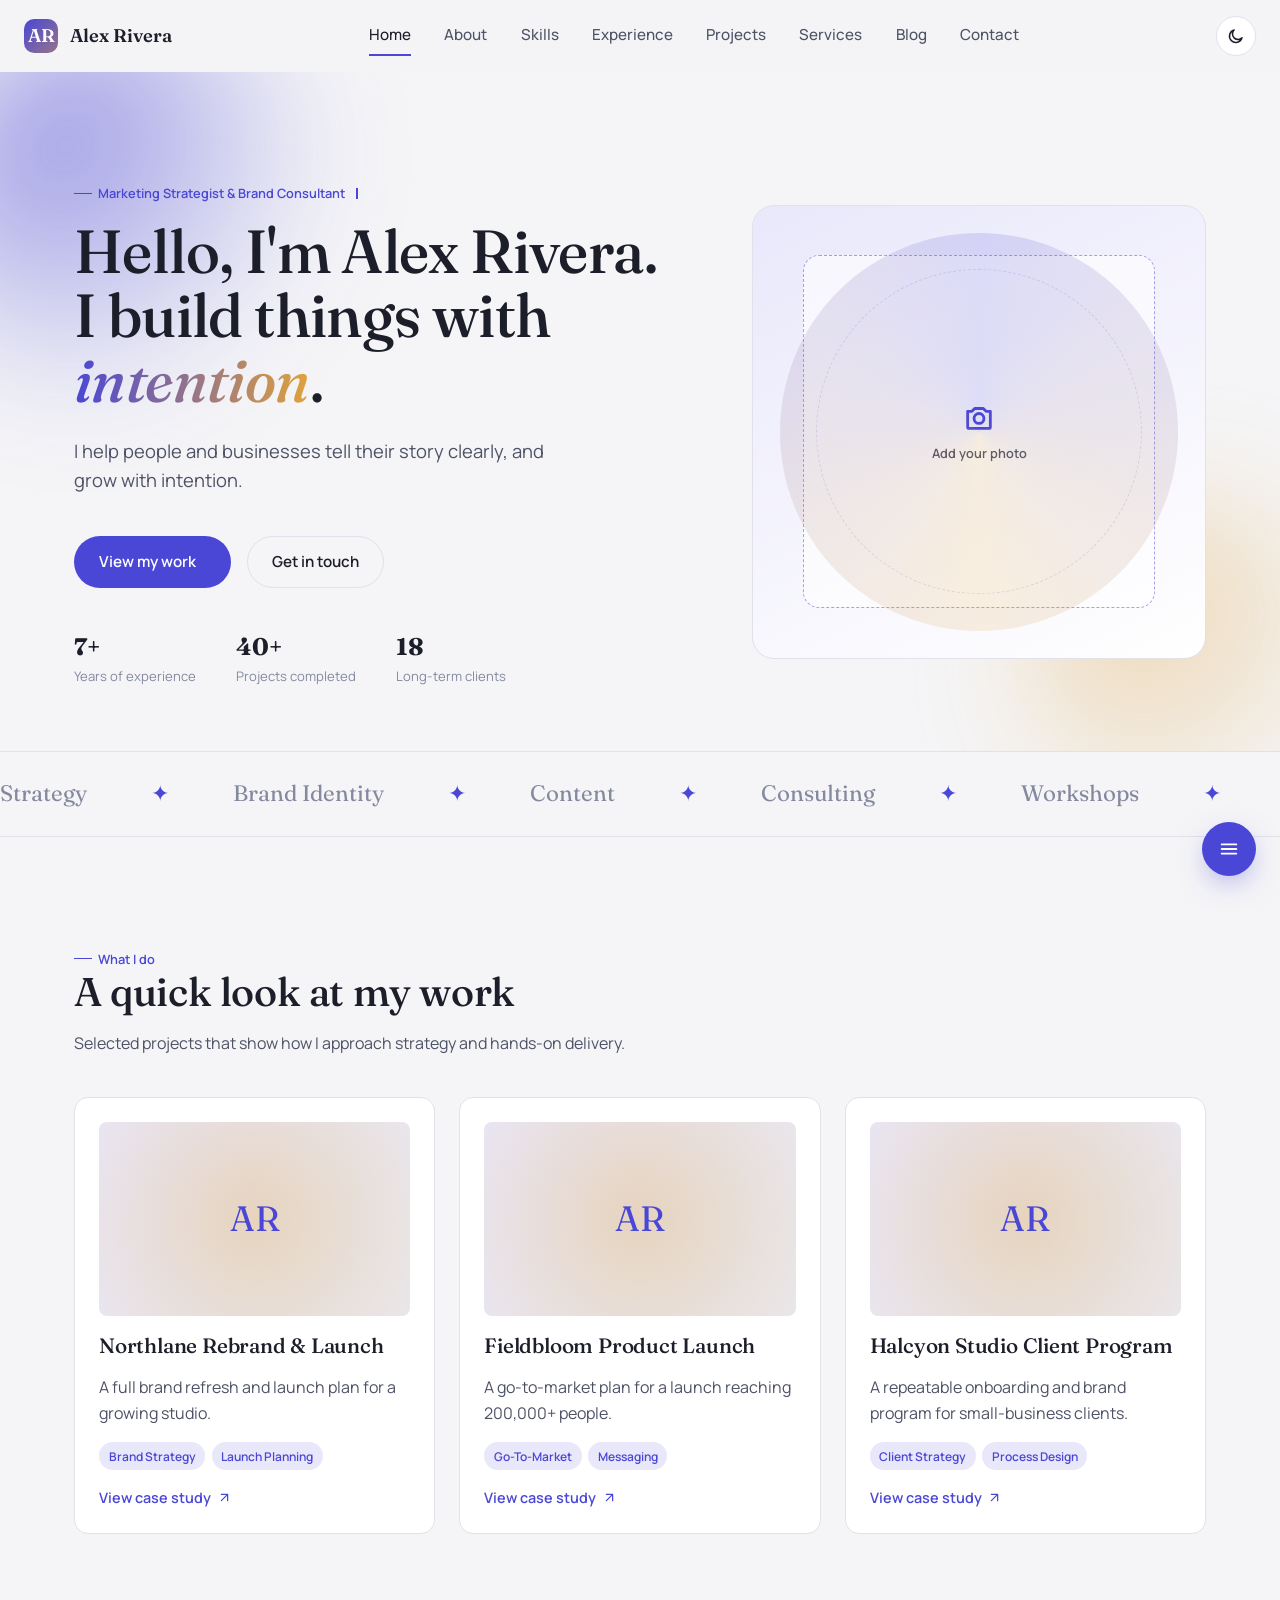
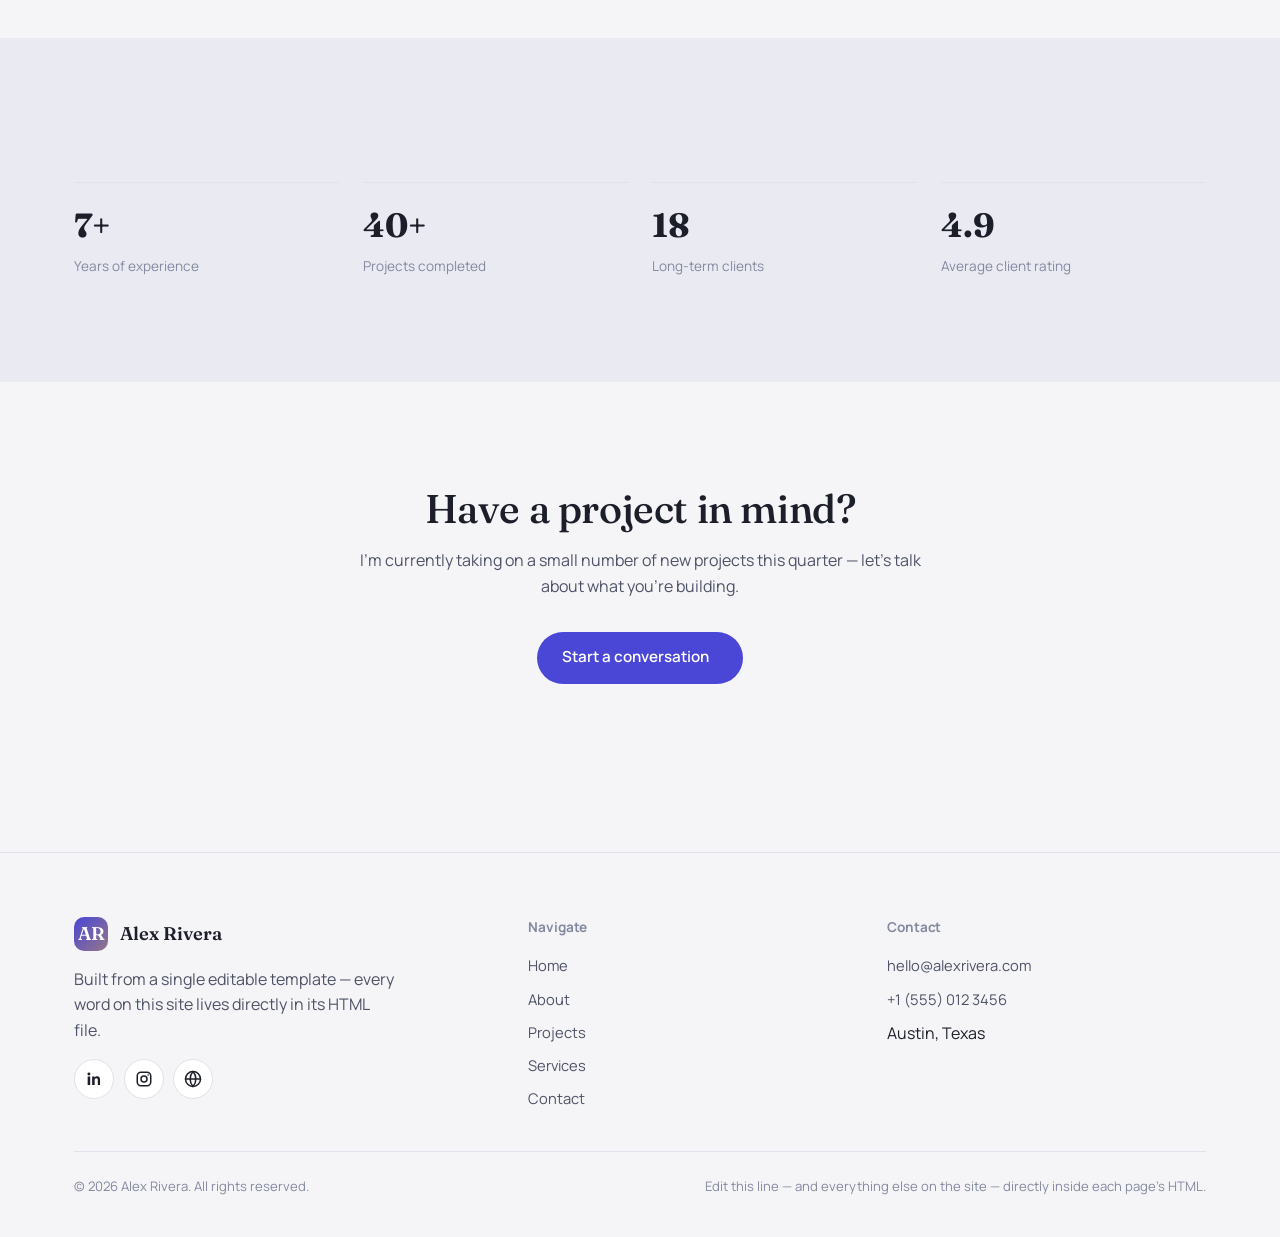
<file: index.html>
<!doctype html>
<html lang="en">
<head>
<meta charset="UTF-8">
<meta name="viewport" content="width=device-width, initial-scale=1.0">
<title>Alex Rivera — Portfolio</title>
<meta name="description" content="Marketing strategist and brand consultant portfolio.">
<script>
  // Applied before paint to avoid a flash of the wrong theme.
  (function(){
    try{
      var stored = localStorage.getItem('portfolio-theme');
      var prefersDark = window.matchMedia && window.matchMedia('(prefers-color-scheme: dark)').matches;
      if (stored === 'dark' || (!stored && prefersDark)) document.documentElement.classList.add('dark');
    }catch(e){}
  })();
</script>
<link rel="stylesheet" href="style.css">
</head>
<body>
  <header class="navbar" data-el="navbar">
    <div class="container">
      <a class="brand" href="index.html">
        <span class="brand-mark">AR</span>
        <span>Alex Rivera</span>
      </a>
      <nav class="nav-links" data-el="nav-links">
          <a href="index.html" aria-current="page">Home</a>
          <a href="about.html">About</a>
          <a href="skills.html">Skills</a>
          <a href="experience.html">Experience</a>
          <a href="projects.html">Projects</a>
          <a href="services.html">Services</a>
          <a href="blog.html">Blog</a>
          <a href="contact.html">Contact</a>
      </nav>
      <div class="nav-actions">
        <button class="icon-btn theme-toggle" type="button" aria-label="Toggle dark mode" data-action="theme-toggle">
          <span class="sun"><svg viewBox="0 0 24 24" fill="none" stroke="currentColor" stroke-width="2" stroke-linecap="round"><circle cx="12" cy="12" r="4"/><path d="M12 2v2M12 20v2M4.9 4.9l1.4 1.4M17.7 17.7l1.4 1.4M2 12h2M20 12h2M4.9 19.1l1.4-1.4M17.7 6.3l1.4-1.4"/></svg></span><span class="moon"><svg viewBox="0 0 24 24" fill="none" stroke="currentColor" stroke-width="2" stroke-linecap="round" stroke-linejoin="round"><path d="M20 14.5A8.5 8.5 0 1 1 9.5 4a7 7 0 0 0 10.5 10.5Z"/></svg></span>
        </button>
        <button class="icon-btn nav-burger" type="button" aria-label="Toggle menu" data-action="burger">
          <svg viewBox="0 0 24 24" fill="none" stroke="currentColor" stroke-width="2" stroke-linecap="round"><path d="M4 7h16M4 12h16M4 17h16"/></svg>
        </button>
      </div>
    </div>
  </header>

  <main>
    <section class="hero">
      <div class="ambient"><div class="blob" style="width:420px;height:420px;top:-10%;left:-6%"></div><div class="blob b2" style="width:360px;height:360px;bottom:-15%;right:-8%"></div></div>
      <div class="container hero-grid">
        <div class="reveal is-visible">
          <div class="eyebrow hero-eyebrow">Marketing Strategist &amp; Brand Consultant<span class="hero-caret"></span></div>
          <h1>Hello, I'm Alex Rivera.<br>I build things with <span class="accent-word">intention</span>.</h1>
          <p class="hero-sub">I help people and businesses tell their story clearly, and grow with intention.</p>
          <div class="hero-cta">
            <a class="btn btn-primary" href="projects.html">View my work <svg viewBox="0 0 24 24" fill="none" stroke="currentColor" stroke-width="2" stroke-linecap="round" stroke-linejoin="round"><path d="M7 17 17 7M7 7h10v10"/></svg></a>
            <a class="btn btn-outline" href="contact.html">Get in touch</a>
          </div>
          <div class="hero-meta">
            <div><strong>7+</strong><span>Years of experience</span></div>
            <div><strong>40+</strong><span>Projects completed</span></div>
            <div><strong>18</strong><span>Long-term clients</span></div>
          </div>
        </div>
        <div class="hero-visual reveal is-visible" style="transition-delay:.15s">
          <div class="hero-visual-orbit"></div>
          <div class="avatar-slot">
          <div class="avatar-ring"></div>
          <div class="avatar-pulse"></div>
          <div class="avatar-placeholder">
            <svg viewBox="0 0 24 24" fill="none" stroke="currentColor" stroke-width="2" stroke-linecap="round" stroke-linejoin="round"><path d="M4 8h3l2-2h6l2 2h3v11a1 1 0 0 1-1 1H5a1 1 0 0 1-1-1V8Z"/><circle cx="12" cy="13" r="3.5"/></svg>
            <span>Add your photo</span>
          </div>
          <!-- To use a real photo: delete the .avatar-placeholder div above
               and replace it with, e.g. <img src="your-photo.jpg" alt="Alex Rivera"> -->
        </div>
        </div>
      </div>
    </section>

    <div class="marquee"><div class="marquee-track">
      <span>Strategy</span><span style="color:var(--accent)">&#10022;</span>
      <span>Brand Identity</span><span style="color:var(--accent)">&#10022;</span>
      <span>Content</span><span style="color:var(--accent)">&#10022;</span>
      <span>Consulting</span><span style="color:var(--accent)">&#10022;</span>
      <span>Workshops</span><span style="color:var(--accent)">&#10022;</span>
      <span>Public Speaking</span><span style="color:var(--accent)">&#10022;</span>
      <span>Strategy</span><span style="color:var(--accent)">&#10022;</span>
      <span>Brand Identity</span><span style="color:var(--accent)">&#10022;</span>
      <span>Content</span><span style="color:var(--accent)">&#10022;</span>
      <span>Consulting</span><span style="color:var(--accent)">&#10022;</span>
      <span>Workshops</span><span style="color:var(--accent)">&#10022;</span>
      <span>Public Speaking</span>
    </div></div>

    <section><div class="container">
      <div class="section-head reveal"><div class="eyebrow">What I do</div><h2>A quick look at my work</h2><p>Selected projects that show how I approach strategy and hands-on delivery.</p></div>
      <div class="grid grid-3">
        <div class="card project-card reveal">
          <div class="project-thumb"><span style="position:relative;z-index:1">AR</span></div>
          <h3>Northlane Rebrand &amp; Launch</h3>
          <p>A full brand refresh and launch plan for a growing studio.</p>
          <div class="tag-row"><span class="tag">Brand Strategy</span><span class="tag">Launch Planning</span></div>
          <div class="project-card-foot"><a class="project-link" href="project-details.html">View case study <svg viewBox="0 0 24 24" fill="none" stroke="currentColor" stroke-width="2" stroke-linecap="round" stroke-linejoin="round"><path d="M7 17 17 7M7 7h10v10"/></svg></a></div>
        </div>
        <div class="card project-card reveal">
          <div class="project-thumb"><span style="position:relative;z-index:1">AR</span></div>
          <h3>Fieldbloom Product Launch</h3>
          <p>A go-to-market plan for a launch reaching 200,000+ people.</p>
          <div class="tag-row"><span class="tag">Go-To-Market</span><span class="tag">Messaging</span></div>
          <div class="project-card-foot"><a class="project-link" href="projects.html">View case study <svg viewBox="0 0 24 24" fill="none" stroke="currentColor" stroke-width="2" stroke-linecap="round" stroke-linejoin="round"><path d="M7 17 17 7M7 7h10v10"/></svg></a></div>
        </div>
        <div class="card project-card reveal">
          <div class="project-thumb"><span style="position:relative;z-index:1">AR</span></div>
          <h3>Halcyon Studio Client Program</h3>
          <p>A repeatable onboarding and brand program for small-business clients.</p>
          <div class="tag-row"><span class="tag">Client Strategy</span><span class="tag">Process Design</span></div>
          <div class="project-card-foot"><a class="project-link" href="projects.html">View case study <svg viewBox="0 0 24 24" fill="none" stroke="currentColor" stroke-width="2" stroke-linecap="round" stroke-linejoin="round"><path d="M7 17 17 7M7 7h10v10"/></svg></a></div>
        </div>
      </div>
    </div></section>

    <section style="background:var(--bg-alt)"><div class="container">
      <div class="stat-grid reveal">
        <div class="stat"><strong>7+</strong><span>Years of experience</span></div>
        <div class="stat"><strong>40+</strong><span>Projects completed</span></div>
        <div class="stat"><strong>18</strong><span>Long-term clients</span></div>
        <div class="stat"><strong>4.9</strong><span>Average client rating</span></div>
      </div>
    </div></section>

    <section><div class="container" style="text-align:center;max-width:640px;margin-left:auto;margin-right:auto">
      <div class="reveal">
        <h2>Have a project in mind?</h2>
        <p style="margin-top:1rem">I'm currently taking on a small number of new projects this quarter — let's talk about what you're building.</p>
        <div style="margin-top:2rem"><a class="btn btn-primary" href="contact.html">Start a conversation <svg viewBox="0 0 24 24" fill="none" stroke="currentColor" stroke-width="2" stroke-linecap="round" stroke-linejoin="round"><path d="M7 17 17 7M7 7h10v10"/></svg></a></div>
      </div>
    </div></section>
  </main>

  <footer>
    <div class="container">
      <div class="footer-grid">
        <div class="footer-brand">
          <div class="brand"><span class="brand-mark">AR</span><span>Alex Rivera</span></div>
          <p>Built from a single editable template — every word on this site lives directly in its HTML file.</p>
          <div class="socials-row" style="margin-top:1rem">
            <a class="icon-btn" href="https://linkedin.com/" target="_blank" rel="noopener" aria-label="LinkedIn"><svg viewBox="0 0 24 24" fill="currentColor"><path d="M6.94 8.5H3.56V20h3.38V8.5ZM5.25 3.25a1.97 1.97 0 1 0 0 3.94 1.97 1.97 0 0 0 0-3.94ZM20.44 20h-3.37v-5.9c0-1.4-.03-3.2-1.95-3.2-1.96 0-2.26 1.53-2.26 3.1V20H9.5V8.5h3.24v1.57h.05c.45-.85 1.55-1.75 3.2-1.75 3.42 0 4.05 2.25 4.05 5.18V20Z"/></svg></a>
            <a class="icon-btn" href="https://instagram.com/" target="_blank" rel="noopener" aria-label="Instagram"><svg viewBox="0 0 24 24" fill="none" stroke="currentColor" stroke-width="2"><rect x="3" y="3" width="18" height="18" rx="5"/><circle cx="12" cy="12" r="4"/><circle cx="17.5" cy="6.5" r="1" fill="currentColor" stroke="none"/></svg></a>
            <a class="icon-btn" href="https://example.com/" target="_blank" rel="noopener" aria-label="Website"><svg viewBox="0 0 24 24" fill="none" stroke="currentColor" stroke-width="2" stroke-linecap="round" stroke-linejoin="round"><circle cx="12" cy="12" r="10"/><path d="M2 12h20M12 2a15 15 0 0 1 0 20 15 15 0 0 1 0-20Z"/></svg></a>
          </div>
        </div>
        <div>
          <h4>Navigate</h4>
          <div class="flinks">
            <a href="index.html">Home</a>
            <a href="about.html">About</a>
            <a href="projects.html">Projects</a>
            <a href="services.html">Services</a>
            <a href="contact.html">Contact</a>
          </div>
        </div>
        <div>
          <h4>Contact</h4>
          <div class="flinks">
            <a href="mailto:hello@alexrivera.com">hello@alexrivera.com</a>
            <a href="tel:+15550123456">+1 (555) 012 3456</a>
            <span>Austin, Texas</span>
          </div>
        </div>
      </div>
      <div class="footer-bottom">
        <span>&copy; 2026 Alex Rivera. All rights reserved.</span>
        <span>Edit this line — and everything else on the site — directly inside each page's HTML.</span>
      </div>
    </div>
  </footer>

  <div class="sidebar-overlay" data-action="sidebar-close"></div>
  <aside class="sidebar" data-el="sidebar">
    <div class="sidebar-top">
      <div class="brand"><span class="brand-mark">AR</span><span>Alex Rivera</span></div>
      <button class="sidebar-close" type="button" data-action="sidebar-close" aria-label="Close menu"><svg viewBox="0 0 24 24" fill="none" stroke="currentColor" stroke-width="2" stroke-linecap="round"><path d="M6 6l12 12M18 6L6 18"/></svg></button>
    </div>
    <h4>Quick links</h4>
    <nav class="sidebar-nav">
        <a href="index.html" aria-current="page"><svg viewBox="0 0 24 24" fill="none" stroke="currentColor" stroke-width="2" stroke-linecap="round" stroke-linejoin="round"><path d="m3 9 9-7 9 7v11a2 2 0 0 1-2 2H5a2 2 0 0 1-2-2Z"/></svg><span>Home</span></a>
        <a href="about.html"><svg viewBox="0 0 24 24" fill="none" stroke="currentColor" stroke-width="2" stroke-linecap="round" stroke-linejoin="round"><circle cx="12" cy="8" r="4"/><path d="M4 21c1.5-4 5-6 8-6s6.5 2 8 6"/></svg><span>About</span></a>
        <a href="skills.html"><svg viewBox="0 0 24 24" fill="none" stroke="currentColor" stroke-width="2" stroke-linecap="round" stroke-linejoin="round"><path d="M12 20V10M18 20V4M6 20v-4"/></svg><span>Skills</span></a>
        <a href="experience.html"><svg viewBox="0 0 24 24" fill="none" stroke="currentColor" stroke-width="2" stroke-linecap="round" stroke-linejoin="round"><rect x="2" y="7" width="20" height="14" rx="2"/><path d="M16 21V5a2 2 0 0 0-2-2h-4a2 2 0 0 0-2 2v16"/></svg><span>Experience</span></a>
        <a href="projects.html"><svg viewBox="0 0 24 24" fill="none" stroke="currentColor" stroke-width="2" stroke-linecap="round" stroke-linejoin="round"><path d="M3 7a2 2 0 0 1 2-2h4l2 2h8a2 2 0 0 1 2 2v8a2 2 0 0 1-2 2H5a2 2 0 0 1-2-2Z"/></svg><span>Projects</span></a>
        <a href="services.html"><svg viewBox="0 0 24 24" fill="none" stroke="currentColor" stroke-width="2" stroke-linecap="round" stroke-linejoin="round"><circle cx="12" cy="12" r="9"/><circle cx="12" cy="12" r="5"/><circle cx="12" cy="12" r="1" fill="currentColor"/></svg><span>Services</span></a>
        <a href="blog.html"><svg viewBox="0 0 24 24" fill="none" stroke="currentColor" stroke-width="2" stroke-linecap="round" stroke-linejoin="round"><path d="M4 19.5A2.5 2.5 0 0 1 6.5 17H20"/><path d="M6.5 2H20v20H6.5A2.5 2.5 0 0 1 4 19.5v-15A2.5 2.5 0 0 1 6.5 2Z"/></svg><span>Blog</span></a>
        <a href="contact.html"><svg viewBox="0 0 24 24" fill="none" stroke="currentColor" stroke-width="2" stroke-linecap="round" stroke-linejoin="round"><rect x="2" y="4" width="20" height="16" rx="2"/><path d="m22 6-10 7L2 6"/></svg><span>Contact</span></a>
    </nav>
    <div class="sidebar-card">
      <p>Open to new projects</p>
      <a class="btn btn-primary btn-sm" href="contact.html">Get in touch</a>
    </div>
    <h4>Elsewhere</h4>
    <div class="sidebar-socials">
      <a class="icon-btn" href="https://linkedin.com/" target="_blank" rel="noopener" aria-label="LinkedIn"><svg viewBox="0 0 24 24" fill="currentColor"><path d="M6.94 8.5H3.56V20h3.38V8.5ZM5.25 3.25a1.97 1.97 0 1 0 0 3.94 1.97 1.97 0 0 0 0-3.94ZM20.44 20h-3.37v-5.9c0-1.4-.03-3.2-1.95-3.2-1.96 0-2.26 1.53-2.26 3.1V20H9.5V8.5h3.24v1.57h.05c.45-.85 1.55-1.75 3.2-1.75 3.42 0 4.05 2.25 4.05 5.18V20Z"/></svg></a>
      <a class="icon-btn" href="https://instagram.com/" target="_blank" rel="noopener" aria-label="Instagram"><svg viewBox="0 0 24 24" fill="none" stroke="currentColor" stroke-width="2"><rect x="3" y="3" width="18" height="18" rx="5"/><circle cx="12" cy="12" r="4"/><circle cx="17.5" cy="6.5" r="1" fill="currentColor" stroke="none"/></svg></a>
      <a class="icon-btn" href="https://example.com/" target="_blank" rel="noopener" aria-label="Website"><svg viewBox="0 0 24 24" fill="none" stroke="currentColor" stroke-width="2" stroke-linecap="round" stroke-linejoin="round"><circle cx="12" cy="12" r="10"/><path d="M2 12h20M12 2a15 15 0 0 1 0 20 15 15 0 0 1 0-20Z"/></svg></a>
    </div>
    <div class="sidebar-foot">hello@alexrivera.com<br>Austin, Texas</div>
  </aside>
  <button class="sidebar-toggle" type="button" aria-label="Open quick navigation" data-action="sidebar-open"><svg viewBox="0 0 24 24" fill="none" stroke="currentColor" stroke-width="2" stroke-linecap="round"><path d="M4 7h16M4 12h16M4 17h16"/></svg></button>
  <script src="main.js"></script>
</body>
</html>
</file>
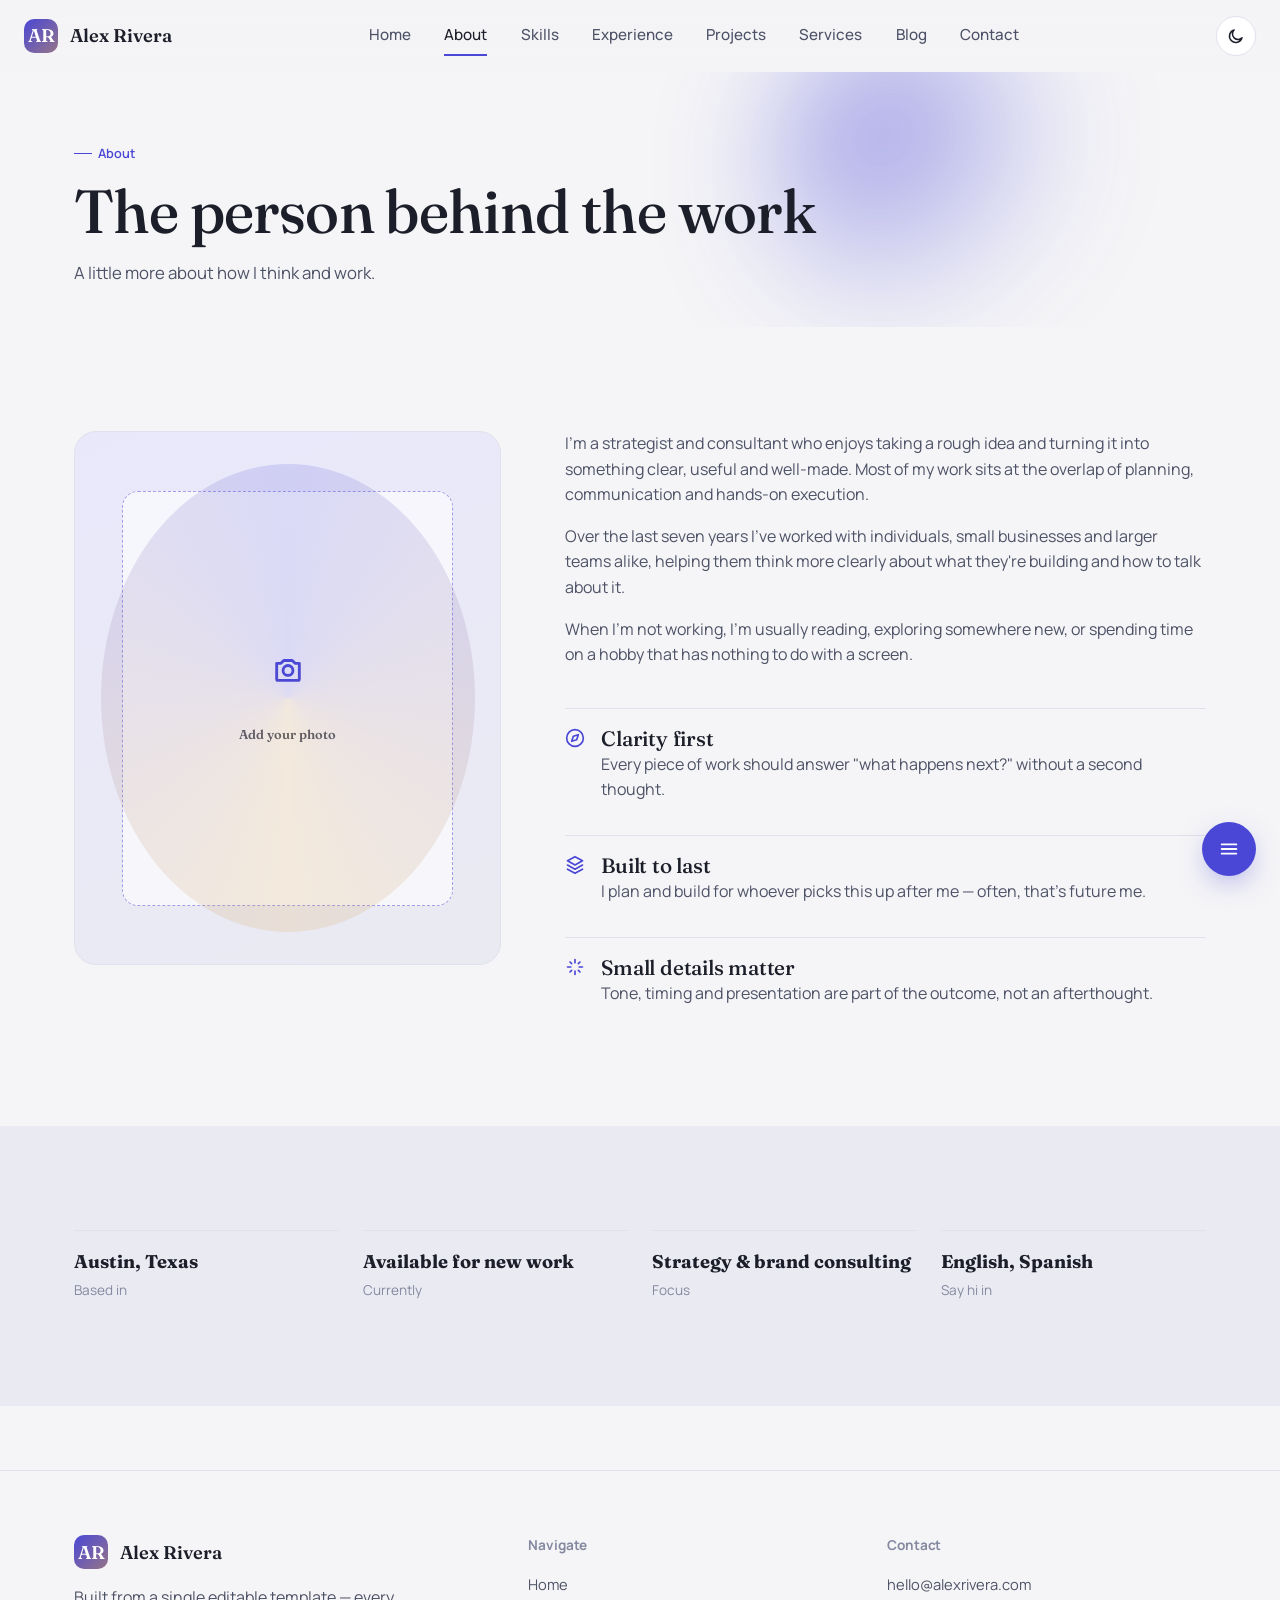
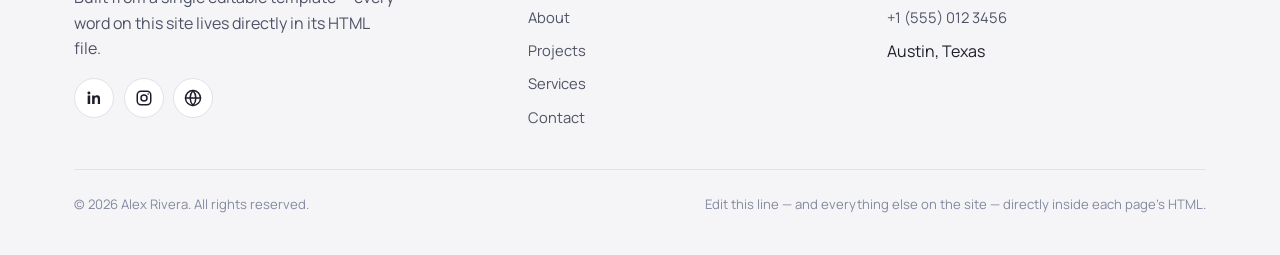
<file: about.html>
<!doctype html>
<html lang="en">
<head>
<meta charset="UTF-8">
<meta name="viewport" content="width=device-width, initial-scale=1.0">
<title>About — Alex Rivera</title>
<meta name="description" content="A bit more about my background, values and how I work.">
<script>
  // Applied before paint to avoid a flash of the wrong theme.
  (function(){
    try{
      var stored = localStorage.getItem('portfolio-theme');
      var prefersDark = window.matchMedia && window.matchMedia('(prefers-color-scheme: dark)').matches;
      if (stored === 'dark' || (!stored && prefersDark)) document.documentElement.classList.add('dark');
    }catch(e){}
  })();
</script>
<link rel="stylesheet" href="style.css">
</head>
<body>
  <header class="navbar" data-el="navbar">
    <div class="container">
      <a class="brand" href="index.html">
        <span class="brand-mark">AR</span>
        <span>Alex Rivera</span>
      </a>
      <nav class="nav-links" data-el="nav-links">
          <a href="index.html">Home</a>
          <a href="about.html" aria-current="page">About</a>
          <a href="skills.html">Skills</a>
          <a href="experience.html">Experience</a>
          <a href="projects.html">Projects</a>
          <a href="services.html">Services</a>
          <a href="blog.html">Blog</a>
          <a href="contact.html">Contact</a>
      </nav>
      <div class="nav-actions">
        <button class="icon-btn theme-toggle" type="button" aria-label="Toggle dark mode" data-action="theme-toggle">
          <span class="sun"><svg viewBox="0 0 24 24" fill="none" stroke="currentColor" stroke-width="2" stroke-linecap="round"><circle cx="12" cy="12" r="4"/><path d="M12 2v2M12 20v2M4.9 4.9l1.4 1.4M17.7 17.7l1.4 1.4M2 12h2M20 12h2M4.9 19.1l1.4-1.4M17.7 6.3l1.4-1.4"/></svg></span><span class="moon"><svg viewBox="0 0 24 24" fill="none" stroke="currentColor" stroke-width="2" stroke-linecap="round" stroke-linejoin="round"><path d="M20 14.5A8.5 8.5 0 1 1 9.5 4a7 7 0 0 0 10.5 10.5Z"/></svg></span>
        </button>
        <button class="icon-btn nav-burger" type="button" aria-label="Toggle menu" data-action="burger">
          <svg viewBox="0 0 24 24" fill="none" stroke="currentColor" stroke-width="2" stroke-linecap="round"><path d="M4 7h16M4 12h16M4 17h16"/></svg>
        </button>
      </div>
    </div>
  </header>

  <main>
    <section class="page-header">
      <div class="ambient"><div class="blob" style="width:320px;height:320px;top:-20%;left:60%"></div></div>
      <div class="container relative reveal is-visible">
        <div class="eyebrow">About</div>
        <h1>The person behind the work</h1>
        <p>A little more about how I think and work.</p>
      </div>
    </section>

    <section><div class="container about-grid">
      <div class="about-portrait reveal">
        <div class="avatar-slot">
          <div class="avatar-ring"></div>
          <div class="avatar-pulse"></div>
          <div class="avatar-placeholder">
            <svg viewBox="0 0 24 24" fill="none" stroke="currentColor" stroke-width="2" stroke-linecap="round" stroke-linejoin="round"><path d="M4 8h3l2-2h6l2 2h3v11a1 1 0 0 1-1 1H5a1 1 0 0 1-1-1V8Z"/><circle cx="12" cy="13" r="3.5"/></svg>
            <span>Add your photo</span>
          </div>
          <!-- To use a real photo: delete the .avatar-placeholder div above
               and replace it with, e.g. <img src="your-photo.jpg" alt="Alex Rivera"> -->
        </div>
      </div>
      <div class="about-copy">
        <p class="reveal">I'm a strategist and consultant who enjoys taking a rough idea and turning it into something clear, useful and well-made. Most of my work sits at the overlap of planning, communication and hands-on execution.</p>
        <p class="reveal">Over the last seven years I've worked with individuals, small businesses and larger teams alike, helping them think more clearly about what they're building and how to talk about it.</p>
        <p class="reveal">When I'm not working, I'm usually reading, exploring somewhere new, or spending time on a hobby that has nothing to do with a screen.</p>
        <div class="value-list">
          <div class="value-item reveal"><svg viewBox="0 0 24 24" fill="none" stroke="currentColor" stroke-width="2" stroke-linecap="round" stroke-linejoin="round"><circle cx="12" cy="12" r="10"/><path d="m16 8-2 6-6 2 2-6 6-2Z"/></svg><div><h3>Clarity first</h3><p>Every piece of work should answer "what happens next?" without a second thought.</p></div></div>
          <div class="value-item reveal"><svg viewBox="0 0 24 24" fill="none" stroke="currentColor" stroke-width="2" stroke-linecap="round" stroke-linejoin="round"><path d="m12 2 9 5-9 5-9-5 9-5Z"/><path d="m3 12 9 5 9-5M3 17l9 5 9-5"/></svg><div><h3>Built to last</h3><p>I plan and build for whoever picks this up after me — often, that's future me.</p></div></div>
          <div class="value-item reveal"><svg viewBox="0 0 24 24" fill="none" stroke="currentColor" stroke-width="2" stroke-linecap="round" stroke-linejoin="round"><path d="M12 3v4M12 17v4M3 12h4M17 12h4M6 6l2 2M16 16l2 2M6 18l2-2M16 8l2-2"/></svg><div><h3>Small details matter</h3><p>Tone, timing and presentation are part of the outcome, not an afterthought.</p></div></div>
        </div>
      </div>
    </div></section>

    <section style="background:var(--bg-alt)"><div class="container">
      <div class="grid grid-4 reveal">
        <div class="stat"><strong style="font-size:1.15rem">Austin, Texas</strong><span>Based in</span></div>
        <div class="stat"><strong style="font-size:1.15rem">Available for new work</strong><span>Currently</span></div>
        <div class="stat"><strong style="font-size:1.15rem">Strategy &amp; brand consulting</strong><span>Focus</span></div>
        <div class="stat"><strong style="font-size:1.15rem">English, Spanish</strong><span>Say hi in</span></div>
      </div>
    </div></section>
  </main>

  <footer>
    <div class="container">
      <div class="footer-grid">
        <div class="footer-brand">
          <div class="brand"><span class="brand-mark">AR</span><span>Alex Rivera</span></div>
          <p>Built from a single editable template — every word on this site lives directly in its HTML file.</p>
          <div class="socials-row" style="margin-top:1rem">
            <a class="icon-btn" href="https://linkedin.com/" target="_blank" rel="noopener" aria-label="LinkedIn"><svg viewBox="0 0 24 24" fill="currentColor"><path d="M6.94 8.5H3.56V20h3.38V8.5ZM5.25 3.25a1.97 1.97 0 1 0 0 3.94 1.97 1.97 0 0 0 0-3.94ZM20.44 20h-3.37v-5.9c0-1.4-.03-3.2-1.95-3.2-1.96 0-2.26 1.53-2.26 3.1V20H9.5V8.5h3.24v1.57h.05c.45-.85 1.55-1.75 3.2-1.75 3.42 0 4.05 2.25 4.05 5.18V20Z"/></svg></a>
            <a class="icon-btn" href="https://instagram.com/" target="_blank" rel="noopener" aria-label="Instagram"><svg viewBox="0 0 24 24" fill="none" stroke="currentColor" stroke-width="2"><rect x="3" y="3" width="18" height="18" rx="5"/><circle cx="12" cy="12" r="4"/><circle cx="17.5" cy="6.5" r="1" fill="currentColor" stroke="none"/></svg></a>
            <a class="icon-btn" href="https://example.com/" target="_blank" rel="noopener" aria-label="Website"><svg viewBox="0 0 24 24" fill="none" stroke="currentColor" stroke-width="2" stroke-linecap="round" stroke-linejoin="round"><circle cx="12" cy="12" r="10"/><path d="M2 12h20M12 2a15 15 0 0 1 0 20 15 15 0 0 1 0-20Z"/></svg></a>
          </div>
        </div>
        <div>
          <h4>Navigate</h4>
          <div class="flinks">
            <a href="index.html">Home</a>
            <a href="about.html">About</a>
            <a href="projects.html">Projects</a>
            <a href="services.html">Services</a>
            <a href="contact.html">Contact</a>
          </div>
        </div>
        <div>
          <h4>Contact</h4>
          <div class="flinks">
            <a href="mailto:hello@alexrivera.com">hello@alexrivera.com</a>
            <a href="tel:+15550123456">+1 (555) 012 3456</a>
            <span>Austin, Texas</span>
          </div>
        </div>
      </div>
      <div class="footer-bottom">
        <span>&copy; 2026 Alex Rivera. All rights reserved.</span>
        <span>Edit this line — and everything else on the site — directly inside each page's HTML.</span>
      </div>
    </div>
  </footer>

  <div class="sidebar-overlay" data-action="sidebar-close"></div>
  <aside class="sidebar" data-el="sidebar">
    <div class="sidebar-top">
      <div class="brand"><span class="brand-mark">AR</span><span>Alex Rivera</span></div>
      <button class="sidebar-close" type="button" data-action="sidebar-close" aria-label="Close menu"><svg viewBox="0 0 24 24" fill="none" stroke="currentColor" stroke-width="2" stroke-linecap="round"><path d="M6 6l12 12M18 6L6 18"/></svg></button>
    </div>
    <h4>Quick links</h4>
    <nav class="sidebar-nav">
        <a href="index.html"><svg viewBox="0 0 24 24" fill="none" stroke="currentColor" stroke-width="2" stroke-linecap="round" stroke-linejoin="round"><path d="m3 9 9-7 9 7v11a2 2 0 0 1-2 2H5a2 2 0 0 1-2-2Z"/></svg><span>Home</span></a>
        <a href="about.html" aria-current="page"><svg viewBox="0 0 24 24" fill="none" stroke="currentColor" stroke-width="2" stroke-linecap="round" stroke-linejoin="round"><circle cx="12" cy="8" r="4"/><path d="M4 21c1.5-4 5-6 8-6s6.5 2 8 6"/></svg><span>About</span></a>
        <a href="skills.html"><svg viewBox="0 0 24 24" fill="none" stroke="currentColor" stroke-width="2" stroke-linecap="round" stroke-linejoin="round"><path d="M12 20V10M18 20V4M6 20v-4"/></svg><span>Skills</span></a>
        <a href="experience.html"><svg viewBox="0 0 24 24" fill="none" stroke="currentColor" stroke-width="2" stroke-linecap="round" stroke-linejoin="round"><rect x="2" y="7" width="20" height="14" rx="2"/><path d="M16 21V5a2 2 0 0 0-2-2h-4a2 2 0 0 0-2 2v16"/></svg><span>Experience</span></a>
        <a href="projects.html"><svg viewBox="0 0 24 24" fill="none" stroke="currentColor" stroke-width="2" stroke-linecap="round" stroke-linejoin="round"><path d="M3 7a2 2 0 0 1 2-2h4l2 2h8a2 2 0 0 1 2 2v8a2 2 0 0 1-2 2H5a2 2 0 0 1-2-2Z"/></svg><span>Projects</span></a>
        <a href="services.html"><svg viewBox="0 0 24 24" fill="none" stroke="currentColor" stroke-width="2" stroke-linecap="round" stroke-linejoin="round"><circle cx="12" cy="12" r="9"/><circle cx="12" cy="12" r="5"/><circle cx="12" cy="12" r="1" fill="currentColor"/></svg><span>Services</span></a>
        <a href="blog.html"><svg viewBox="0 0 24 24" fill="none" stroke="currentColor" stroke-width="2" stroke-linecap="round" stroke-linejoin="round"><path d="M4 19.5A2.5 2.5 0 0 1 6.5 17H20"/><path d="M6.5 2H20v20H6.5A2.5 2.5 0 0 1 4 19.5v-15A2.5 2.5 0 0 1 6.5 2Z"/></svg><span>Blog</span></a>
        <a href="contact.html"><svg viewBox="0 0 24 24" fill="none" stroke="currentColor" stroke-width="2" stroke-linecap="round" stroke-linejoin="round"><rect x="2" y="4" width="20" height="16" rx="2"/><path d="m22 6-10 7L2 6"/></svg><span>Contact</span></a>
    </nav>
    <div class="sidebar-card">
      <p>Open to new projects</p>
      <a class="btn btn-primary btn-sm" href="contact.html">Get in touch</a>
    </div>
    <h4>Elsewhere</h4>
    <div class="sidebar-socials">
      <a class="icon-btn" href="https://linkedin.com/" target="_blank" rel="noopener" aria-label="LinkedIn"><svg viewBox="0 0 24 24" fill="currentColor"><path d="M6.94 8.5H3.56V20h3.38V8.5ZM5.25 3.25a1.97 1.97 0 1 0 0 3.94 1.97 1.97 0 0 0 0-3.94ZM20.44 20h-3.37v-5.9c0-1.4-.03-3.2-1.95-3.2-1.96 0-2.26 1.53-2.26 3.1V20H9.5V8.5h3.24v1.57h.05c.45-.85 1.55-1.75 3.2-1.75 3.42 0 4.05 2.25 4.05 5.18V20Z"/></svg></a>
      <a class="icon-btn" href="https://instagram.com/" target="_blank" rel="noopener" aria-label="Instagram"><svg viewBox="0 0 24 24" fill="none" stroke="currentColor" stroke-width="2"><rect x="3" y="3" width="18" height="18" rx="5"/><circle cx="12" cy="12" r="4"/><circle cx="17.5" cy="6.5" r="1" fill="currentColor" stroke="none"/></svg></a>
      <a class="icon-btn" href="https://example.com/" target="_blank" rel="noopener" aria-label="Website"><svg viewBox="0 0 24 24" fill="none" stroke="currentColor" stroke-width="2" stroke-linecap="round" stroke-linejoin="round"><circle cx="12" cy="12" r="10"/><path d="M2 12h20M12 2a15 15 0 0 1 0 20 15 15 0 0 1 0-20Z"/></svg></a>
    </div>
    <div class="sidebar-foot">hello@alexrivera.com<br>Austin, Texas</div>
  </aside>
  <button class="sidebar-toggle" type="button" aria-label="Open quick navigation" data-action="sidebar-open"><svg viewBox="0 0 24 24" fill="none" stroke="currentColor" stroke-width="2" stroke-linecap="round"><path d="M4 7h16M4 12h16M4 17h16"/></svg></button>
  <script src="main.js"></script>
</body>
</html>
</file>
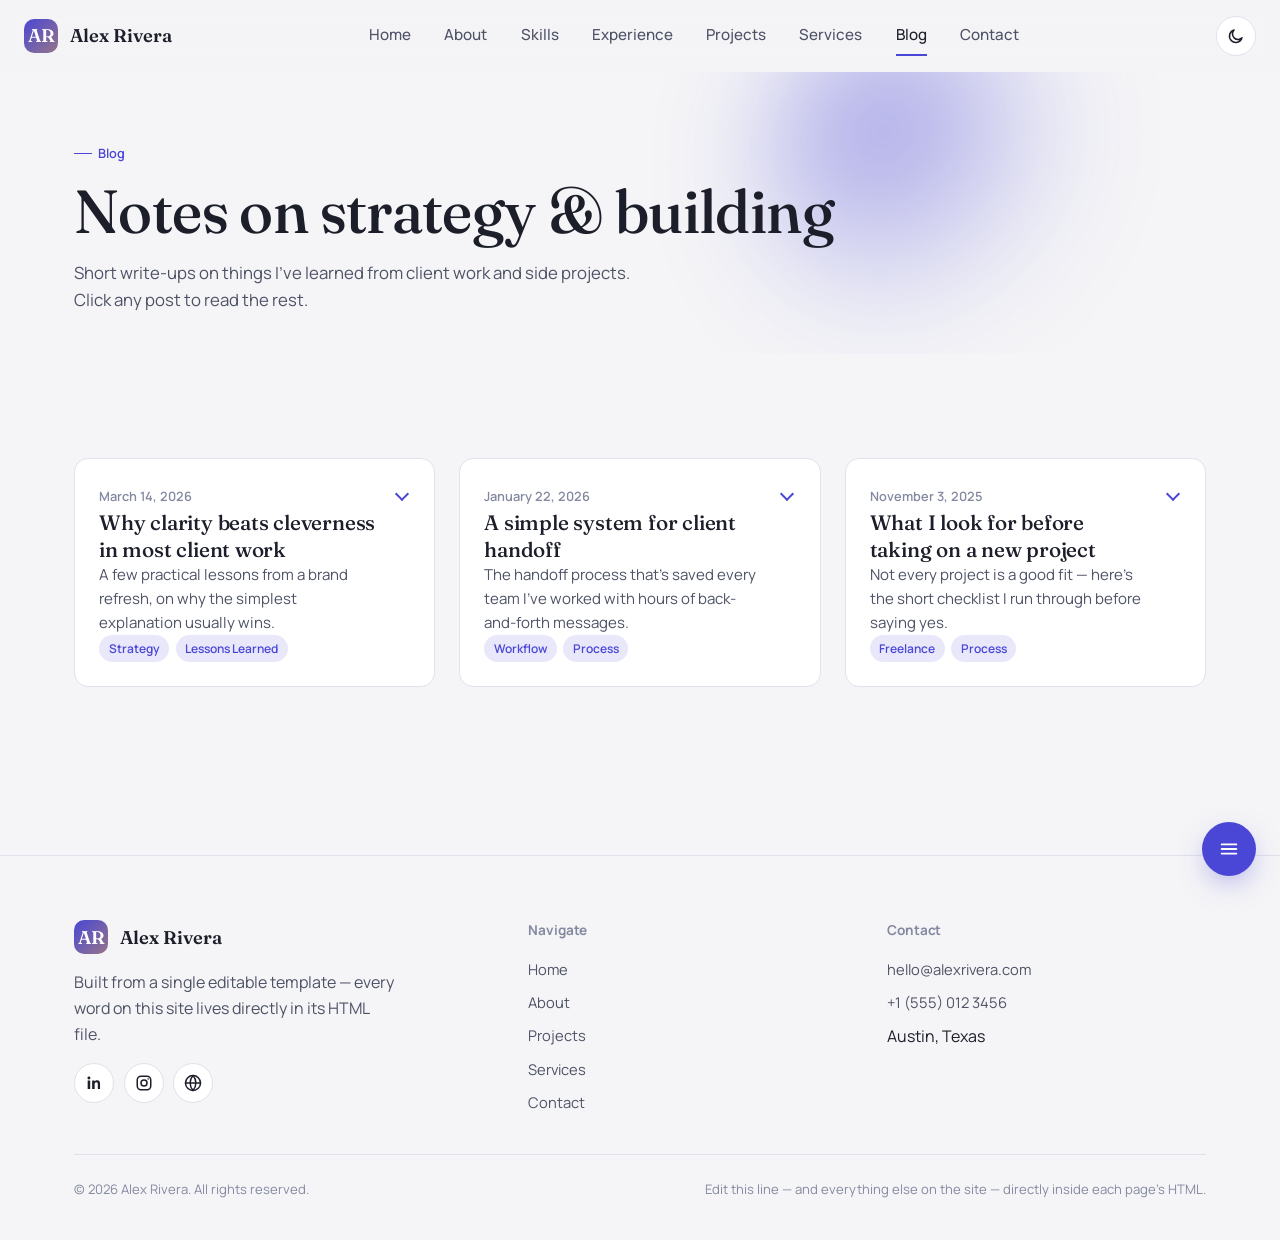
<file: blog.html>
<!doctype html>
<html lang="en">
<head>
<meta charset="UTF-8">
<meta name="viewport" content="width=device-width, initial-scale=1.0">
<title>Blog — Alex Rivera</title>
<meta name="description" content="Notes on strategy and client work.">
<script>
  // Applied before paint to avoid a flash of the wrong theme.
  (function(){
    try{
      var stored = localStorage.getItem('portfolio-theme');
      var prefersDark = window.matchMedia && window.matchMedia('(prefers-color-scheme: dark)').matches;
      if (stored === 'dark' || (!stored && prefersDark)) document.documentElement.classList.add('dark');
    }catch(e){}
  })();
</script>
<link rel="stylesheet" href="style.css">
</head>
<body>
  <header class="navbar" data-el="navbar">
    <div class="container">
      <a class="brand" href="index.html">
        <span class="brand-mark">AR</span>
        <span>Alex Rivera</span>
      </a>
      <nav class="nav-links" data-el="nav-links">
          <a href="index.html">Home</a>
          <a href="about.html">About</a>
          <a href="skills.html">Skills</a>
          <a href="experience.html">Experience</a>
          <a href="projects.html">Projects</a>
          <a href="services.html">Services</a>
          <a href="blog.html" aria-current="page">Blog</a>
          <a href="contact.html">Contact</a>
      </nav>
      <div class="nav-actions">
        <button class="icon-btn theme-toggle" type="button" aria-label="Toggle dark mode" data-action="theme-toggle">
          <span class="sun"><svg viewBox="0 0 24 24" fill="none" stroke="currentColor" stroke-width="2" stroke-linecap="round"><circle cx="12" cy="12" r="4"/><path d="M12 2v2M12 20v2M4.9 4.9l1.4 1.4M17.7 17.7l1.4 1.4M2 12h2M20 12h2M4.9 19.1l1.4-1.4M17.7 6.3l1.4-1.4"/></svg></span><span class="moon"><svg viewBox="0 0 24 24" fill="none" stroke="currentColor" stroke-width="2" stroke-linecap="round" stroke-linejoin="round"><path d="M20 14.5A8.5 8.5 0 1 1 9.5 4a7 7 0 0 0 10.5 10.5Z"/></svg></span>
        </button>
        <button class="icon-btn nav-burger" type="button" aria-label="Toggle menu" data-action="burger">
          <svg viewBox="0 0 24 24" fill="none" stroke="currentColor" stroke-width="2" stroke-linecap="round"><path d="M4 7h16M4 12h16M4 17h16"/></svg>
        </button>
      </div>
    </div>
  </header>

  <main>
    <section class="page-header">
      <div class="ambient"><div class="blob" style="width:320px;height:320px;top:-20%;left:60%"></div></div>
      <div class="container relative reveal is-visible">
        <div class="eyebrow">Blog</div>
        <h1>Notes on strategy &amp; building</h1>
        <p>Short write-ups on things I've learned from client work and side projects. Click any post to read the rest.</p>
      </div>
    </section>

    <section><div class="container">
      <div class="grid grid-3">
        <details class="card blog-card reveal">
          <summary>
            <span class="blog-date">March 14, 2026</span>
            <h3>Why clarity beats cleverness in most client work</h3>
            <p class="blog-excerpt">A few practical lessons from a brand refresh, on why the simplest explanation usually wins.</p>
            <div class="tag-row"><span class="tag">Strategy</span><span class="tag">Lessons Learned</span></div>
          </summary>
          <div class="blog-body">
            <p>Most strategy work fails for the same reason: it tries to say everything at once, with equal weight given to every idea.</p>
            <p>The fix usually isn't adding more — it's picking the one thing that matters most and building everything else around it.</p>
            <p>On the Northlane project, this meant reducing an entire positioning document down to a single sentence everyone on the team could repeat without notes.</p>
          </div>
        </details>
        <details class="card blog-card reveal">
          <summary>
            <span class="blog-date">January 22, 2026</span>
            <h3>A simple system for client handoff</h3>
            <p class="blog-excerpt">The handoff process that's saved every team I've worked with hours of back-and-forth messages.</p>
            <div class="tag-row"><span class="tag">Workflow</span><span class="tag">Process</span></div>
          </summary>
          <div class="blog-body">
            <p>Handoff friction almost always comes down to ambiguity: a decision that was never written down, or a detail that changed after the file was “final.”</p>
            <p>I now close every project with a short written summary of decisions and open questions, not just the finished deliverable. It takes an extra ten minutes and saves hours of guessing later.</p>
          </div>
        </details>
        <details class="card blog-card reveal">
          <summary>
            <span class="blog-date">November 3, 2025</span>
            <h3>What I look for before taking on a new project</h3>
            <p class="blog-excerpt">Not every project is a good fit — here's the short checklist I run through before saying yes.</p>
            <div class="tag-row"><span class="tag">Freelance</span><span class="tag">Process</span></div>
          </summary>
          <div class="blog-body">
            <p>Early on I said yes to almost everything. Now I look for three things: a clear point of contact, a realistic timeline, and a problem I actually find interesting.</p>
            <p>If a project is missing more than one of those, I'll usually suggest a smaller starting engagement before committing to something larger.</p>
          </div>
        </details>
      </div>
    </div></section>
  </main>

  <footer>
    <div class="container">
      <div class="footer-grid">
        <div class="footer-brand">
          <div class="brand"><span class="brand-mark">AR</span><span>Alex Rivera</span></div>
          <p>Built from a single editable template — every word on this site lives directly in its HTML file.</p>
          <div class="socials-row" style="margin-top:1rem">
            <a class="icon-btn" href="https://linkedin.com/" target="_blank" rel="noopener" aria-label="LinkedIn"><svg viewBox="0 0 24 24" fill="currentColor"><path d="M6.94 8.5H3.56V20h3.38V8.5ZM5.25 3.25a1.97 1.97 0 1 0 0 3.94 1.97 1.97 0 0 0 0-3.94ZM20.44 20h-3.37v-5.9c0-1.4-.03-3.2-1.95-3.2-1.96 0-2.26 1.53-2.26 3.1V20H9.5V8.5h3.24v1.57h.05c.45-.85 1.55-1.75 3.2-1.75 3.42 0 4.05 2.25 4.05 5.18V20Z"/></svg></a>
            <a class="icon-btn" href="https://instagram.com/" target="_blank" rel="noopener" aria-label="Instagram"><svg viewBox="0 0 24 24" fill="none" stroke="currentColor" stroke-width="2"><rect x="3" y="3" width="18" height="18" rx="5"/><circle cx="12" cy="12" r="4"/><circle cx="17.5" cy="6.5" r="1" fill="currentColor" stroke="none"/></svg></a>
            <a class="icon-btn" href="https://example.com/" target="_blank" rel="noopener" aria-label="Website"><svg viewBox="0 0 24 24" fill="none" stroke="currentColor" stroke-width="2" stroke-linecap="round" stroke-linejoin="round"><circle cx="12" cy="12" r="10"/><path d="M2 12h20M12 2a15 15 0 0 1 0 20 15 15 0 0 1 0-20Z"/></svg></a>
          </div>
        </div>
        <div>
          <h4>Navigate</h4>
          <div class="flinks">
            <a href="index.html">Home</a>
            <a href="about.html">About</a>
            <a href="projects.html">Projects</a>
            <a href="services.html">Services</a>
            <a href="contact.html">Contact</a>
          </div>
        </div>
        <div>
          <h4>Contact</h4>
          <div class="flinks">
            <a href="mailto:hello@alexrivera.com">hello@alexrivera.com</a>
            <a href="tel:+15550123456">+1 (555) 012 3456</a>
            <span>Austin, Texas</span>
          </div>
        </div>
      </div>
      <div class="footer-bottom">
        <span>&copy; 2026 Alex Rivera. All rights reserved.</span>
        <span>Edit this line — and everything else on the site — directly inside each page's HTML.</span>
      </div>
    </div>
  </footer>

  <div class="sidebar-overlay" data-action="sidebar-close"></div>
  <aside class="sidebar" data-el="sidebar">
    <div class="sidebar-top">
      <div class="brand"><span class="brand-mark">AR</span><span>Alex Rivera</span></div>
      <button class="sidebar-close" type="button" data-action="sidebar-close" aria-label="Close menu"><svg viewBox="0 0 24 24" fill="none" stroke="currentColor" stroke-width="2" stroke-linecap="round"><path d="M6 6l12 12M18 6L6 18"/></svg></button>
    </div>
    <h4>Quick links</h4>
    <nav class="sidebar-nav">
        <a href="index.html"><svg viewBox="0 0 24 24" fill="none" stroke="currentColor" stroke-width="2" stroke-linecap="round" stroke-linejoin="round"><path d="m3 9 9-7 9 7v11a2 2 0 0 1-2 2H5a2 2 0 0 1-2-2Z"/></svg><span>Home</span></a>
        <a href="about.html"><svg viewBox="0 0 24 24" fill="none" stroke="currentColor" stroke-width="2" stroke-linecap="round" stroke-linejoin="round"><circle cx="12" cy="8" r="4"/><path d="M4 21c1.5-4 5-6 8-6s6.5 2 8 6"/></svg><span>About</span></a>
        <a href="skills.html"><svg viewBox="0 0 24 24" fill="none" stroke="currentColor" stroke-width="2" stroke-linecap="round" stroke-linejoin="round"><path d="M12 20V10M18 20V4M6 20v-4"/></svg><span>Skills</span></a>
        <a href="experience.html"><svg viewBox="0 0 24 24" fill="none" stroke="currentColor" stroke-width="2" stroke-linecap="round" stroke-linejoin="round"><rect x="2" y="7" width="20" height="14" rx="2"/><path d="M16 21V5a2 2 0 0 0-2-2h-4a2 2 0 0 0-2 2v16"/></svg><span>Experience</span></a>
        <a href="projects.html"><svg viewBox="0 0 24 24" fill="none" stroke="currentColor" stroke-width="2" stroke-linecap="round" stroke-linejoin="round"><path d="M3 7a2 2 0 0 1 2-2h4l2 2h8a2 2 0 0 1 2 2v8a2 2 0 0 1-2 2H5a2 2 0 0 1-2-2Z"/></svg><span>Projects</span></a>
        <a href="services.html"><svg viewBox="0 0 24 24" fill="none" stroke="currentColor" stroke-width="2" stroke-linecap="round" stroke-linejoin="round"><circle cx="12" cy="12" r="9"/><circle cx="12" cy="12" r="5"/><circle cx="12" cy="12" r="1" fill="currentColor"/></svg><span>Services</span></a>
        <a href="blog.html" aria-current="page"><svg viewBox="0 0 24 24" fill="none" stroke="currentColor" stroke-width="2" stroke-linecap="round" stroke-linejoin="round"><path d="M4 19.5A2.5 2.5 0 0 1 6.5 17H20"/><path d="M6.5 2H20v20H6.5A2.5 2.5 0 0 1 4 19.5v-15A2.5 2.5 0 0 1 6.5 2Z"/></svg><span>Blog</span></a>
        <a href="contact.html"><svg viewBox="0 0 24 24" fill="none" stroke="currentColor" stroke-width="2" stroke-linecap="round" stroke-linejoin="round"><rect x="2" y="4" width="20" height="16" rx="2"/><path d="m22 6-10 7L2 6"/></svg><span>Contact</span></a>
    </nav>
    <div class="sidebar-card">
      <p>Open to new projects</p>
      <a class="btn btn-primary btn-sm" href="contact.html">Get in touch</a>
    </div>
    <h4>Elsewhere</h4>
    <div class="sidebar-socials">
      <a class="icon-btn" href="https://linkedin.com/" target="_blank" rel="noopener" aria-label="LinkedIn"><svg viewBox="0 0 24 24" fill="currentColor"><path d="M6.94 8.5H3.56V20h3.38V8.5ZM5.25 3.25a1.97 1.97 0 1 0 0 3.94 1.97 1.97 0 0 0 0-3.94ZM20.44 20h-3.37v-5.9c0-1.4-.03-3.2-1.95-3.2-1.96 0-2.26 1.53-2.26 3.1V20H9.5V8.5h3.24v1.57h.05c.45-.85 1.55-1.75 3.2-1.75 3.42 0 4.05 2.25 4.05 5.18V20Z"/></svg></a>
      <a class="icon-btn" href="https://instagram.com/" target="_blank" rel="noopener" aria-label="Instagram"><svg viewBox="0 0 24 24" fill="none" stroke="currentColor" stroke-width="2"><rect x="3" y="3" width="18" height="18" rx="5"/><circle cx="12" cy="12" r="4"/><circle cx="17.5" cy="6.5" r="1" fill="currentColor" stroke="none"/></svg></a>
      <a class="icon-btn" href="https://example.com/" target="_blank" rel="noopener" aria-label="Website"><svg viewBox="0 0 24 24" fill="none" stroke="currentColor" stroke-width="2" stroke-linecap="round" stroke-linejoin="round"><circle cx="12" cy="12" r="10"/><path d="M2 12h20M12 2a15 15 0 0 1 0 20 15 15 0 0 1 0-20Z"/></svg></a>
    </div>
    <div class="sidebar-foot">hello@alexrivera.com<br>Austin, Texas</div>
  </aside>
  <button class="sidebar-toggle" type="button" aria-label="Open quick navigation" data-action="sidebar-open"><svg viewBox="0 0 24 24" fill="none" stroke="currentColor" stroke-width="2" stroke-linecap="round"><path d="M4 7h16M4 12h16M4 17h16"/></svg></button>
  <script src="main.js"></script>
</body>
</html>
</file>
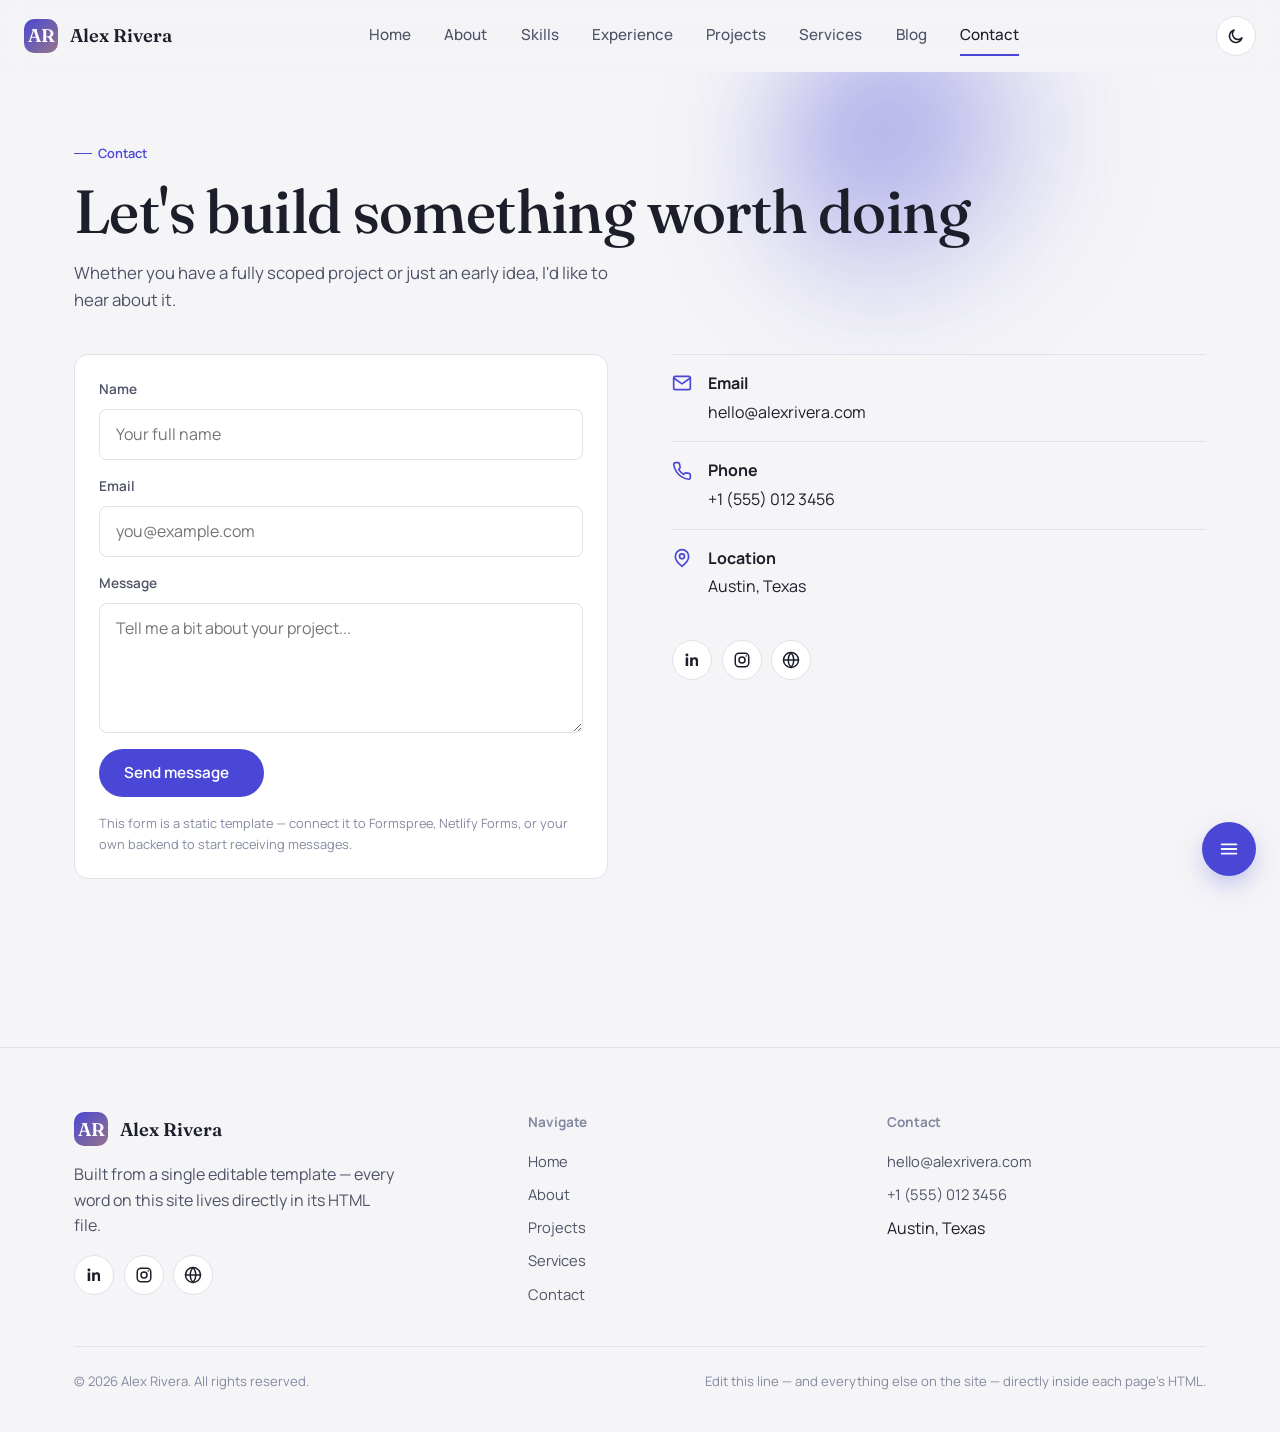
<file: contact.html>
<!doctype html>
<html lang="en">
<head>
<meta charset="UTF-8">
<meta name="viewport" content="width=device-width, initial-scale=1.0">
<title>Contact — Alex Rivera</title>
<meta name="description" content="Get in touch to start a project.">
<script>
  // Applied before paint to avoid a flash of the wrong theme.
  (function(){
    try{
      var stored = localStorage.getItem('portfolio-theme');
      var prefersDark = window.matchMedia && window.matchMedia('(prefers-color-scheme: dark)').matches;
      if (stored === 'dark' || (!stored && prefersDark)) document.documentElement.classList.add('dark');
    }catch(e){}
  })();
</script>
<link rel="stylesheet" href="style.css">
</head>
<body>
  <header class="navbar" data-el="navbar">
    <div class="container">
      <a class="brand" href="index.html">
        <span class="brand-mark">AR</span>
        <span>Alex Rivera</span>
      </a>
      <nav class="nav-links" data-el="nav-links">
          <a href="index.html">Home</a>
          <a href="about.html">About</a>
          <a href="skills.html">Skills</a>
          <a href="experience.html">Experience</a>
          <a href="projects.html">Projects</a>
          <a href="services.html">Services</a>
          <a href="blog.html">Blog</a>
          <a href="contact.html" aria-current="page">Contact</a>
      </nav>
      <div class="nav-actions">
        <button class="icon-btn theme-toggle" type="button" aria-label="Toggle dark mode" data-action="theme-toggle">
          <span class="sun"><svg viewBox="0 0 24 24" fill="none" stroke="currentColor" stroke-width="2" stroke-linecap="round"><circle cx="12" cy="12" r="4"/><path d="M12 2v2M12 20v2M4.9 4.9l1.4 1.4M17.7 17.7l1.4 1.4M2 12h2M20 12h2M4.9 19.1l1.4-1.4M17.7 6.3l1.4-1.4"/></svg></span><span class="moon"><svg viewBox="0 0 24 24" fill="none" stroke="currentColor" stroke-width="2" stroke-linecap="round" stroke-linejoin="round"><path d="M20 14.5A8.5 8.5 0 1 1 9.5 4a7 7 0 0 0 10.5 10.5Z"/></svg></span>
        </button>
        <button class="icon-btn nav-burger" type="button" aria-label="Toggle menu" data-action="burger">
          <svg viewBox="0 0 24 24" fill="none" stroke="currentColor" stroke-width="2" stroke-linecap="round"><path d="M4 7h16M4 12h16M4 17h16"/></svg>
        </button>
      </div>
    </div>
  </header>

  <main>
    <section class="page-header">
      <div class="ambient"><div class="blob" style="width:320px;height:320px;top:-20%;left:60%"></div></div>
      <div class="container relative reveal is-visible">
        <div class="eyebrow">Contact</div>
        <h1>Let's build something worth doing</h1>
        <p>Whether you have a fully scoped project or just an early idea, I'd like to hear about it.</p>
      </div>
    </section>

    <section style="padding-top:0"><div class="container contact-grid">
      <form class="card reveal" id="contact-form">
        <div class="field"><label for="name">Name</label><input id="name" name="name" type="text" required placeholder="Your full name"></div>
        <div class="field"><label for="email">Email</label><input id="email" name="email" type="email" required placeholder="you@example.com"></div>
        <div class="field"><label for="message">Message</label><textarea id="message" name="message" required placeholder="Tell me a bit about your project..."></textarea></div>
        <button class="btn btn-primary" type="submit">Send message <svg viewBox="0 0 24 24" fill="none" stroke="currentColor" stroke-width="2" stroke-linecap="round" stroke-linejoin="round"><path d="m22 2-7 20-4-9-9-4 20-7Z"/></svg></button>
        <p class="form-note">This form is a static template — connect it to Formspree, Netlify Forms, or your own backend to start receiving messages.</p>
      </form>
      <div class="reveal">
        <div class="contact-info-item"><svg viewBox="0 0 24 24" fill="none" stroke="currentColor" stroke-width="2" stroke-linecap="round" stroke-linejoin="round"><rect x="2" y="4" width="20" height="16" rx="2"/><path d="m22 6-10 7L2 6"/></svg><div><strong>Email</strong>hello@alexrivera.com</div></div>
        <div class="contact-info-item"><svg viewBox="0 0 24 24" fill="none" stroke="currentColor" stroke-width="2" stroke-linecap="round" stroke-linejoin="round"><path d="M22 16.9v3a2 2 0 0 1-2.2 2 19.8 19.8 0 0 1-8.6-3.1 19.5 19.5 0 0 1-6-6 19.8 19.8 0 0 1-3.1-8.7A2 2 0 0 1 4.1 2h3a2 2 0 0 1 2 1.7c.1 1 .3 2 .6 3a2 2 0 0 1-.5 2.1L8 10a16 16 0 0 0 6 6l1.2-1.2a2 2 0 0 1 2.1-.5c1 .3 2 .5 3 .6a2 2 0 0 1 1.7 2Z"/></svg><div><strong>Phone</strong>+1 (555) 012 3456</div></div>
        <div class="contact-info-item"><svg viewBox="0 0 24 24" fill="none" stroke="currentColor" stroke-width="2" stroke-linecap="round" stroke-linejoin="round"><path d="M20 10c0 6-8 12-8 12s-8-6-8-12a8 8 0 0 1 16 0Z"/><circle cx="12" cy="10" r="3"/></svg><div><strong>Location</strong>Austin, Texas</div></div>
        <div class="socials-row">
          <a class="icon-btn" href="https://linkedin.com/" target="_blank" rel="noopener" aria-label="LinkedIn"><svg viewBox="0 0 24 24" fill="currentColor"><path d="M6.94 8.5H3.56V20h3.38V8.5ZM5.25 3.25a1.97 1.97 0 1 0 0 3.94 1.97 1.97 0 0 0 0-3.94ZM20.44 20h-3.37v-5.9c0-1.4-.03-3.2-1.95-3.2-1.96 0-2.26 1.53-2.26 3.1V20H9.5V8.5h3.24v1.57h.05c.45-.85 1.55-1.75 3.2-1.75 3.42 0 4.05 2.25 4.05 5.18V20Z"/></svg></a>
          <a class="icon-btn" href="https://instagram.com/" target="_blank" rel="noopener" aria-label="Instagram"><svg viewBox="0 0 24 24" fill="none" stroke="currentColor" stroke-width="2"><rect x="3" y="3" width="18" height="18" rx="5"/><circle cx="12" cy="12" r="4"/><circle cx="17.5" cy="6.5" r="1" fill="currentColor" stroke="none"/></svg></a>
          <a class="icon-btn" href="https://example.com/" target="_blank" rel="noopener" aria-label="Website"><svg viewBox="0 0 24 24" fill="none" stroke="currentColor" stroke-width="2" stroke-linecap="round" stroke-linejoin="round"><circle cx="12" cy="12" r="10"/><path d="M2 12h20M12 2a15 15 0 0 1 0 20 15 15 0 0 1 0-20Z"/></svg></a>
        </div>
      </div>
    </div></section>
  </main>

  <footer>
    <div class="container">
      <div class="footer-grid">
        <div class="footer-brand">
          <div class="brand"><span class="brand-mark">AR</span><span>Alex Rivera</span></div>
          <p>Built from a single editable template — every word on this site lives directly in its HTML file.</p>
          <div class="socials-row" style="margin-top:1rem">
            <a class="icon-btn" href="https://linkedin.com/" target="_blank" rel="noopener" aria-label="LinkedIn"><svg viewBox="0 0 24 24" fill="currentColor"><path d="M6.94 8.5H3.56V20h3.38V8.5ZM5.25 3.25a1.97 1.97 0 1 0 0 3.94 1.97 1.97 0 0 0 0-3.94ZM20.44 20h-3.37v-5.9c0-1.4-.03-3.2-1.95-3.2-1.96 0-2.26 1.53-2.26 3.1V20H9.5V8.5h3.24v1.57h.05c.45-.85 1.55-1.75 3.2-1.75 3.42 0 4.05 2.25 4.05 5.18V20Z"/></svg></a>
            <a class="icon-btn" href="https://instagram.com/" target="_blank" rel="noopener" aria-label="Instagram"><svg viewBox="0 0 24 24" fill="none" stroke="currentColor" stroke-width="2"><rect x="3" y="3" width="18" height="18" rx="5"/><circle cx="12" cy="12" r="4"/><circle cx="17.5" cy="6.5" r="1" fill="currentColor" stroke="none"/></svg></a>
            <a class="icon-btn" href="https://example.com/" target="_blank" rel="noopener" aria-label="Website"><svg viewBox="0 0 24 24" fill="none" stroke="currentColor" stroke-width="2" stroke-linecap="round" stroke-linejoin="round"><circle cx="12" cy="12" r="10"/><path d="M2 12h20M12 2a15 15 0 0 1 0 20 15 15 0 0 1 0-20Z"/></svg></a>
          </div>
        </div>
        <div>
          <h4>Navigate</h4>
          <div class="flinks">
            <a href="index.html">Home</a>
            <a href="about.html">About</a>
            <a href="projects.html">Projects</a>
            <a href="services.html">Services</a>
            <a href="contact.html">Contact</a>
          </div>
        </div>
        <div>
          <h4>Contact</h4>
          <div class="flinks">
            <a href="mailto:hello@alexrivera.com">hello@alexrivera.com</a>
            <a href="tel:+15550123456">+1 (555) 012 3456</a>
            <span>Austin, Texas</span>
          </div>
        </div>
      </div>
      <div class="footer-bottom">
        <span>&copy; 2026 Alex Rivera. All rights reserved.</span>
        <span>Edit this line — and everything else on the site — directly inside each page's HTML.</span>
      </div>
    </div>
  </footer>

  <div class="sidebar-overlay" data-action="sidebar-close"></div>
  <aside class="sidebar" data-el="sidebar">
    <div class="sidebar-top">
      <div class="brand"><span class="brand-mark">AR</span><span>Alex Rivera</span></div>
      <button class="sidebar-close" type="button" data-action="sidebar-close" aria-label="Close menu"><svg viewBox="0 0 24 24" fill="none" stroke="currentColor" stroke-width="2" stroke-linecap="round"><path d="M6 6l12 12M18 6L6 18"/></svg></button>
    </div>
    <h4>Quick links</h4>
    <nav class="sidebar-nav">
        <a href="index.html"><svg viewBox="0 0 24 24" fill="none" stroke="currentColor" stroke-width="2" stroke-linecap="round" stroke-linejoin="round"><path d="m3 9 9-7 9 7v11a2 2 0 0 1-2 2H5a2 2 0 0 1-2-2Z"/></svg><span>Home</span></a>
        <a href="about.html"><svg viewBox="0 0 24 24" fill="none" stroke="currentColor" stroke-width="2" stroke-linecap="round" stroke-linejoin="round"><circle cx="12" cy="8" r="4"/><path d="M4 21c1.5-4 5-6 8-6s6.5 2 8 6"/></svg><span>About</span></a>
        <a href="skills.html"><svg viewBox="0 0 24 24" fill="none" stroke="currentColor" stroke-width="2" stroke-linecap="round" stroke-linejoin="round"><path d="M12 20V10M18 20V4M6 20v-4"/></svg><span>Skills</span></a>
        <a href="experience.html"><svg viewBox="0 0 24 24" fill="none" stroke="currentColor" stroke-width="2" stroke-linecap="round" stroke-linejoin="round"><rect x="2" y="7" width="20" height="14" rx="2"/><path d="M16 21V5a2 2 0 0 0-2-2h-4a2 2 0 0 0-2 2v16"/></svg><span>Experience</span></a>
        <a href="projects.html"><svg viewBox="0 0 24 24" fill="none" stroke="currentColor" stroke-width="2" stroke-linecap="round" stroke-linejoin="round"><path d="M3 7a2 2 0 0 1 2-2h4l2 2h8a2 2 0 0 1 2 2v8a2 2 0 0 1-2 2H5a2 2 0 0 1-2-2Z"/></svg><span>Projects</span></a>
        <a href="services.html"><svg viewBox="0 0 24 24" fill="none" stroke="currentColor" stroke-width="2" stroke-linecap="round" stroke-linejoin="round"><circle cx="12" cy="12" r="9"/><circle cx="12" cy="12" r="5"/><circle cx="12" cy="12" r="1" fill="currentColor"/></svg><span>Services</span></a>
        <a href="blog.html"><svg viewBox="0 0 24 24" fill="none" stroke="currentColor" stroke-width="2" stroke-linecap="round" stroke-linejoin="round"><path d="M4 19.5A2.5 2.5 0 0 1 6.5 17H20"/><path d="M6.5 2H20v20H6.5A2.5 2.5 0 0 1 4 19.5v-15A2.5 2.5 0 0 1 6.5 2Z"/></svg><span>Blog</span></a>
        <a href="contact.html" aria-current="page"><svg viewBox="0 0 24 24" fill="none" stroke="currentColor" stroke-width="2" stroke-linecap="round" stroke-linejoin="round"><rect x="2" y="4" width="20" height="16" rx="2"/><path d="m22 6-10 7L2 6"/></svg><span>Contact</span></a>
    </nav>
    <div class="sidebar-card">
      <p>Open to new projects</p>
      <a class="btn btn-primary btn-sm" href="contact.html">Get in touch</a>
    </div>
    <h4>Elsewhere</h4>
    <div class="sidebar-socials">
      <a class="icon-btn" href="https://linkedin.com/" target="_blank" rel="noopener" aria-label="LinkedIn"><svg viewBox="0 0 24 24" fill="currentColor"><path d="M6.94 8.5H3.56V20h3.38V8.5ZM5.25 3.25a1.97 1.97 0 1 0 0 3.94 1.97 1.97 0 0 0 0-3.94ZM20.44 20h-3.37v-5.9c0-1.4-.03-3.2-1.95-3.2-1.96 0-2.26 1.53-2.26 3.1V20H9.5V8.5h3.24v1.57h.05c.45-.85 1.55-1.75 3.2-1.75 3.42 0 4.05 2.25 4.05 5.18V20Z"/></svg></a>
      <a class="icon-btn" href="https://instagram.com/" target="_blank" rel="noopener" aria-label="Instagram"><svg viewBox="0 0 24 24" fill="none" stroke="currentColor" stroke-width="2"><rect x="3" y="3" width="18" height="18" rx="5"/><circle cx="12" cy="12" r="4"/><circle cx="17.5" cy="6.5" r="1" fill="currentColor" stroke="none"/></svg></a>
      <a class="icon-btn" href="https://example.com/" target="_blank" rel="noopener" aria-label="Website"><svg viewBox="0 0 24 24" fill="none" stroke="currentColor" stroke-width="2" stroke-linecap="round" stroke-linejoin="round"><circle cx="12" cy="12" r="10"/><path d="M2 12h20M12 2a15 15 0 0 1 0 20 15 15 0 0 1 0-20Z"/></svg></a>
    </div>
    <div class="sidebar-foot">hello@alexrivera.com<br>Austin, Texas</div>
  </aside>
  <button class="sidebar-toggle" type="button" aria-label="Open quick navigation" data-action="sidebar-open"><svg viewBox="0 0 24 24" fill="none" stroke="currentColor" stroke-width="2" stroke-linecap="round"><path d="M4 7h16M4 12h16M4 17h16"/></svg></button>
  <script src="main.js"></script>
</body>
</html>
</file>
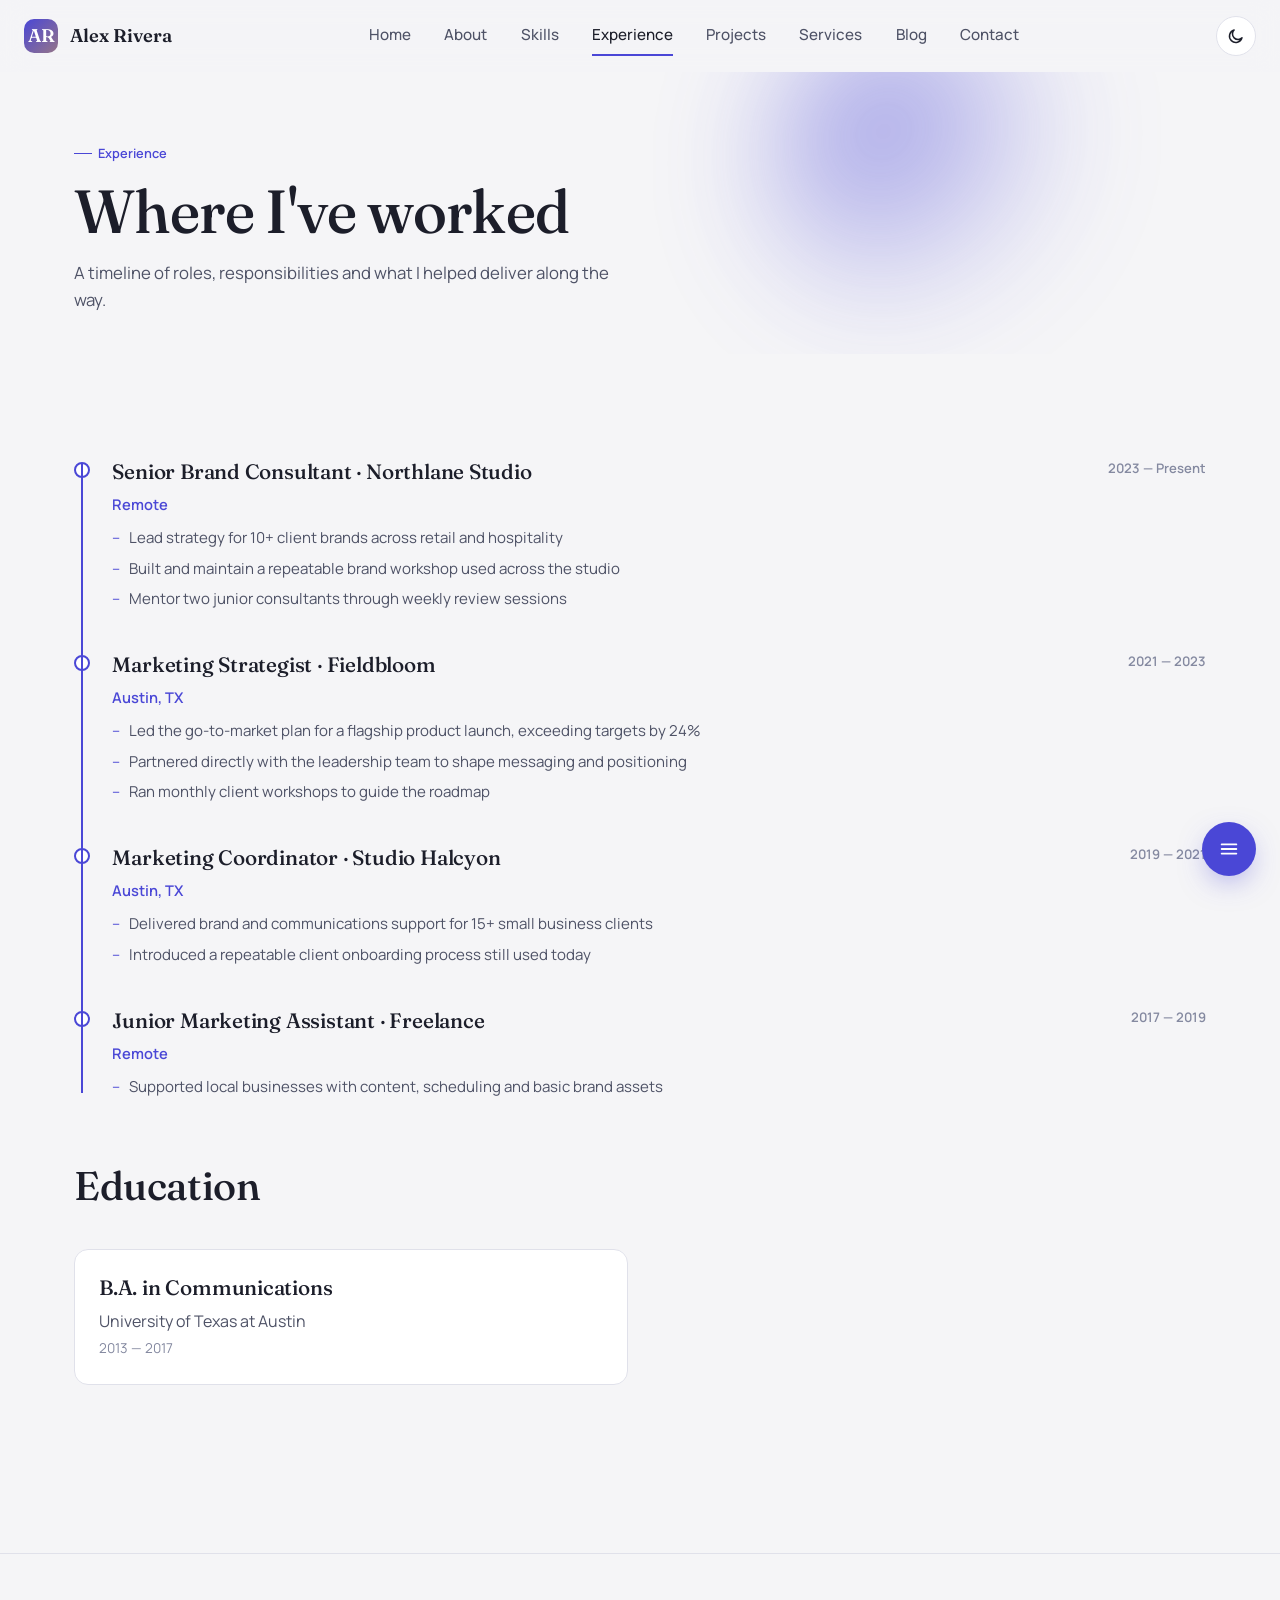
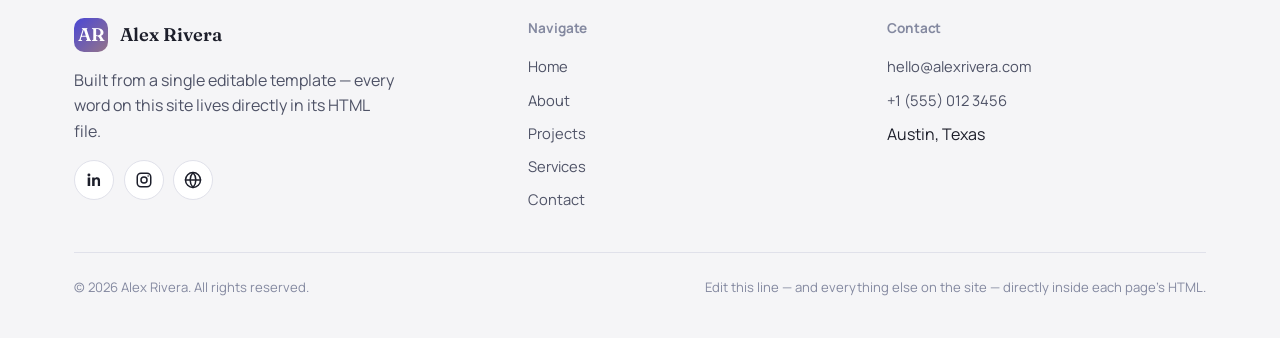
<file: experience.html>
<!doctype html>
<html lang="en">
<head>
<meta charset="UTF-8">
<meta name="viewport" content="width=device-width, initial-scale=1.0">
<title>Experience — Alex Rivera</title>
<meta name="description" content="A timeline of roles and achievements.">
<script>
  // Applied before paint to avoid a flash of the wrong theme.
  (function(){
    try{
      var stored = localStorage.getItem('portfolio-theme');
      var prefersDark = window.matchMedia && window.matchMedia('(prefers-color-scheme: dark)').matches;
      if (stored === 'dark' || (!stored && prefersDark)) document.documentElement.classList.add('dark');
    }catch(e){}
  })();
</script>
<link rel="stylesheet" href="style.css">
</head>
<body>
  <header class="navbar" data-el="navbar">
    <div class="container">
      <a class="brand" href="index.html">
        <span class="brand-mark">AR</span>
        <span>Alex Rivera</span>
      </a>
      <nav class="nav-links" data-el="nav-links">
          <a href="index.html">Home</a>
          <a href="about.html">About</a>
          <a href="skills.html">Skills</a>
          <a href="experience.html" aria-current="page">Experience</a>
          <a href="projects.html">Projects</a>
          <a href="services.html">Services</a>
          <a href="blog.html">Blog</a>
          <a href="contact.html">Contact</a>
      </nav>
      <div class="nav-actions">
        <button class="icon-btn theme-toggle" type="button" aria-label="Toggle dark mode" data-action="theme-toggle">
          <span class="sun"><svg viewBox="0 0 24 24" fill="none" stroke="currentColor" stroke-width="2" stroke-linecap="round"><circle cx="12" cy="12" r="4"/><path d="M12 2v2M12 20v2M4.9 4.9l1.4 1.4M17.7 17.7l1.4 1.4M2 12h2M20 12h2M4.9 19.1l1.4-1.4M17.7 6.3l1.4-1.4"/></svg></span><span class="moon"><svg viewBox="0 0 24 24" fill="none" stroke="currentColor" stroke-width="2" stroke-linecap="round" stroke-linejoin="round"><path d="M20 14.5A8.5 8.5 0 1 1 9.5 4a7 7 0 0 0 10.5 10.5Z"/></svg></span>
        </button>
        <button class="icon-btn nav-burger" type="button" aria-label="Toggle menu" data-action="burger">
          <svg viewBox="0 0 24 24" fill="none" stroke="currentColor" stroke-width="2" stroke-linecap="round"><path d="M4 7h16M4 12h16M4 17h16"/></svg>
        </button>
      </div>
    </div>
  </header>

  <main>
    <section class="page-header">
      <div class="ambient"><div class="blob" style="width:320px;height:320px;top:-20%;left:60%"></div></div>
      <div class="container relative reveal is-visible">
        <div class="eyebrow">Experience</div>
        <h1>Where I've worked</h1>
        <p>A timeline of roles, responsibilities and what I helped deliver along the way.</p>
      </div>
    </section>

    <section><div class="container">
      <div class="timeline reveal">
        <div class="timeline-item reveal">
          <div class="timeline-dot"></div>
          <div class="timeline-item-head"><h3>Senior Brand Consultant &middot; Northlane Studio</h3><span class="timeline-period">2023 — Present</span></div>
          <div class="timeline-org">Remote</div>
          <ul>
            <li>Lead strategy for 10+ client brands across retail and hospitality</li>
            <li>Built and maintain a repeatable brand workshop used across the studio</li>
            <li>Mentor two junior consultants through weekly review sessions</li>
          </ul>
        </div>
        <div class="timeline-item reveal">
          <div class="timeline-dot"></div>
          <div class="timeline-item-head"><h3>Marketing Strategist &middot; Fieldbloom</h3><span class="timeline-period">2021 — 2023</span></div>
          <div class="timeline-org">Austin, TX</div>
          <ul>
            <li>Led the go-to-market plan for a flagship product launch, exceeding targets by 24%</li>
            <li>Partnered directly with the leadership team to shape messaging and positioning</li>
            <li>Ran monthly client workshops to guide the roadmap</li>
          </ul>
        </div>
        <div class="timeline-item reveal">
          <div class="timeline-dot"></div>
          <div class="timeline-item-head"><h3>Marketing Coordinator &middot; Studio Halcyon</h3><span class="timeline-period">2019 — 2021</span></div>
          <div class="timeline-org">Austin, TX</div>
          <ul>
            <li>Delivered brand and communications support for 15+ small business clients</li>
            <li>Introduced a repeatable client onboarding process still used today</li>
          </ul>
        </div>
        <div class="timeline-item reveal">
          <div class="timeline-dot"></div>
          <div class="timeline-item-head"><h3>Junior Marketing Assistant &middot; Freelance</h3><span class="timeline-period">2017 — 2019</span></div>
          <div class="timeline-org">Remote</div>
          <ul>
            <li>Supported local businesses with content, scheduling and basic brand assets</li>
          </ul>
        </div>
      </div>

      <div class="section-head reveal" style="margin-top:4rem"><h2>Education</h2></div>
      <div class="grid grid-2">
        <div class="card reveal">
          <h3>B.A. in Communications</h3>
          <p style="margin-top:.5rem">University of Texas at Austin</p>
          <p style="margin-top:.2rem;font-size:.85rem;color:var(--muted)">2013 — 2017</p>
        </div>
      </div>
    </div></section>
  </main>

  <footer>
    <div class="container">
      <div class="footer-grid">
        <div class="footer-brand">
          <div class="brand"><span class="brand-mark">AR</span><span>Alex Rivera</span></div>
          <p>Built from a single editable template — every word on this site lives directly in its HTML file.</p>
          <div class="socials-row" style="margin-top:1rem">
            <a class="icon-btn" href="https://linkedin.com/" target="_blank" rel="noopener" aria-label="LinkedIn"><svg viewBox="0 0 24 24" fill="currentColor"><path d="M6.94 8.5H3.56V20h3.38V8.5ZM5.25 3.25a1.97 1.97 0 1 0 0 3.94 1.97 1.97 0 0 0 0-3.94ZM20.44 20h-3.37v-5.9c0-1.4-.03-3.2-1.95-3.2-1.96 0-2.26 1.53-2.26 3.1V20H9.5V8.5h3.24v1.57h.05c.45-.85 1.55-1.75 3.2-1.75 3.42 0 4.05 2.25 4.05 5.18V20Z"/></svg></a>
            <a class="icon-btn" href="https://instagram.com/" target="_blank" rel="noopener" aria-label="Instagram"><svg viewBox="0 0 24 24" fill="none" stroke="currentColor" stroke-width="2"><rect x="3" y="3" width="18" height="18" rx="5"/><circle cx="12" cy="12" r="4"/><circle cx="17.5" cy="6.5" r="1" fill="currentColor" stroke="none"/></svg></a>
            <a class="icon-btn" href="https://example.com/" target="_blank" rel="noopener" aria-label="Website"><svg viewBox="0 0 24 24" fill="none" stroke="currentColor" stroke-width="2" stroke-linecap="round" stroke-linejoin="round"><circle cx="12" cy="12" r="10"/><path d="M2 12h20M12 2a15 15 0 0 1 0 20 15 15 0 0 1 0-20Z"/></svg></a>
          </div>
        </div>
        <div>
          <h4>Navigate</h4>
          <div class="flinks">
            <a href="index.html">Home</a>
            <a href="about.html">About</a>
            <a href="projects.html">Projects</a>
            <a href="services.html">Services</a>
            <a href="contact.html">Contact</a>
          </div>
        </div>
        <div>
          <h4>Contact</h4>
          <div class="flinks">
            <a href="mailto:hello@alexrivera.com">hello@alexrivera.com</a>
            <a href="tel:+15550123456">+1 (555) 012 3456</a>
            <span>Austin, Texas</span>
          </div>
        </div>
      </div>
      <div class="footer-bottom">
        <span>&copy; 2026 Alex Rivera. All rights reserved.</span>
        <span>Edit this line — and everything else on the site — directly inside each page's HTML.</span>
      </div>
    </div>
  </footer>

  <div class="sidebar-overlay" data-action="sidebar-close"></div>
  <aside class="sidebar" data-el="sidebar">
    <div class="sidebar-top">
      <div class="brand"><span class="brand-mark">AR</span><span>Alex Rivera</span></div>
      <button class="sidebar-close" type="button" data-action="sidebar-close" aria-label="Close menu"><svg viewBox="0 0 24 24" fill="none" stroke="currentColor" stroke-width="2" stroke-linecap="round"><path d="M6 6l12 12M18 6L6 18"/></svg></button>
    </div>
    <h4>Quick links</h4>
    <nav class="sidebar-nav">
        <a href="index.html"><svg viewBox="0 0 24 24" fill="none" stroke="currentColor" stroke-width="2" stroke-linecap="round" stroke-linejoin="round"><path d="m3 9 9-7 9 7v11a2 2 0 0 1-2 2H5a2 2 0 0 1-2-2Z"/></svg><span>Home</span></a>
        <a href="about.html"><svg viewBox="0 0 24 24" fill="none" stroke="currentColor" stroke-width="2" stroke-linecap="round" stroke-linejoin="round"><circle cx="12" cy="8" r="4"/><path d="M4 21c1.5-4 5-6 8-6s6.5 2 8 6"/></svg><span>About</span></a>
        <a href="skills.html"><svg viewBox="0 0 24 24" fill="none" stroke="currentColor" stroke-width="2" stroke-linecap="round" stroke-linejoin="round"><path d="M12 20V10M18 20V4M6 20v-4"/></svg><span>Skills</span></a>
        <a href="experience.html" aria-current="page"><svg viewBox="0 0 24 24" fill="none" stroke="currentColor" stroke-width="2" stroke-linecap="round" stroke-linejoin="round"><rect x="2" y="7" width="20" height="14" rx="2"/><path d="M16 21V5a2 2 0 0 0-2-2h-4a2 2 0 0 0-2 2v16"/></svg><span>Experience</span></a>
        <a href="projects.html"><svg viewBox="0 0 24 24" fill="none" stroke="currentColor" stroke-width="2" stroke-linecap="round" stroke-linejoin="round"><path d="M3 7a2 2 0 0 1 2-2h4l2 2h8a2 2 0 0 1 2 2v8a2 2 0 0 1-2 2H5a2 2 0 0 1-2-2Z"/></svg><span>Projects</span></a>
        <a href="services.html"><svg viewBox="0 0 24 24" fill="none" stroke="currentColor" stroke-width="2" stroke-linecap="round" stroke-linejoin="round"><circle cx="12" cy="12" r="9"/><circle cx="12" cy="12" r="5"/><circle cx="12" cy="12" r="1" fill="currentColor"/></svg><span>Services</span></a>
        <a href="blog.html"><svg viewBox="0 0 24 24" fill="none" stroke="currentColor" stroke-width="2" stroke-linecap="round" stroke-linejoin="round"><path d="M4 19.5A2.5 2.5 0 0 1 6.5 17H20"/><path d="M6.5 2H20v20H6.5A2.5 2.5 0 0 1 4 19.5v-15A2.5 2.5 0 0 1 6.5 2Z"/></svg><span>Blog</span></a>
        <a href="contact.html"><svg viewBox="0 0 24 24" fill="none" stroke="currentColor" stroke-width="2" stroke-linecap="round" stroke-linejoin="round"><rect x="2" y="4" width="20" height="16" rx="2"/><path d="m22 6-10 7L2 6"/></svg><span>Contact</span></a>
    </nav>
    <div class="sidebar-card">
      <p>Open to new projects</p>
      <a class="btn btn-primary btn-sm" href="contact.html">Get in touch</a>
    </div>
    <h4>Elsewhere</h4>
    <div class="sidebar-socials">
      <a class="icon-btn" href="https://linkedin.com/" target="_blank" rel="noopener" aria-label="LinkedIn"><svg viewBox="0 0 24 24" fill="currentColor"><path d="M6.94 8.5H3.56V20h3.38V8.5ZM5.25 3.25a1.97 1.97 0 1 0 0 3.94 1.97 1.97 0 0 0 0-3.94ZM20.44 20h-3.37v-5.9c0-1.4-.03-3.2-1.95-3.2-1.96 0-2.26 1.53-2.26 3.1V20H9.5V8.5h3.24v1.57h.05c.45-.85 1.55-1.75 3.2-1.75 3.42 0 4.05 2.25 4.05 5.18V20Z"/></svg></a>
      <a class="icon-btn" href="https://instagram.com/" target="_blank" rel="noopener" aria-label="Instagram"><svg viewBox="0 0 24 24" fill="none" stroke="currentColor" stroke-width="2"><rect x="3" y="3" width="18" height="18" rx="5"/><circle cx="12" cy="12" r="4"/><circle cx="17.5" cy="6.5" r="1" fill="currentColor" stroke="none"/></svg></a>
      <a class="icon-btn" href="https://example.com/" target="_blank" rel="noopener" aria-label="Website"><svg viewBox="0 0 24 24" fill="none" stroke="currentColor" stroke-width="2" stroke-linecap="round" stroke-linejoin="round"><circle cx="12" cy="12" r="10"/><path d="M2 12h20M12 2a15 15 0 0 1 0 20 15 15 0 0 1 0-20Z"/></svg></a>
    </div>
    <div class="sidebar-foot">hello@alexrivera.com<br>Austin, Texas</div>
  </aside>
  <button class="sidebar-toggle" type="button" aria-label="Open quick navigation" data-action="sidebar-open"><svg viewBox="0 0 24 24" fill="none" stroke="currentColor" stroke-width="2" stroke-linecap="round"><path d="M4 7h16M4 12h16M4 17h16"/></svg></button>
  <script src="main.js"></script>
</body>
</html>
</file>
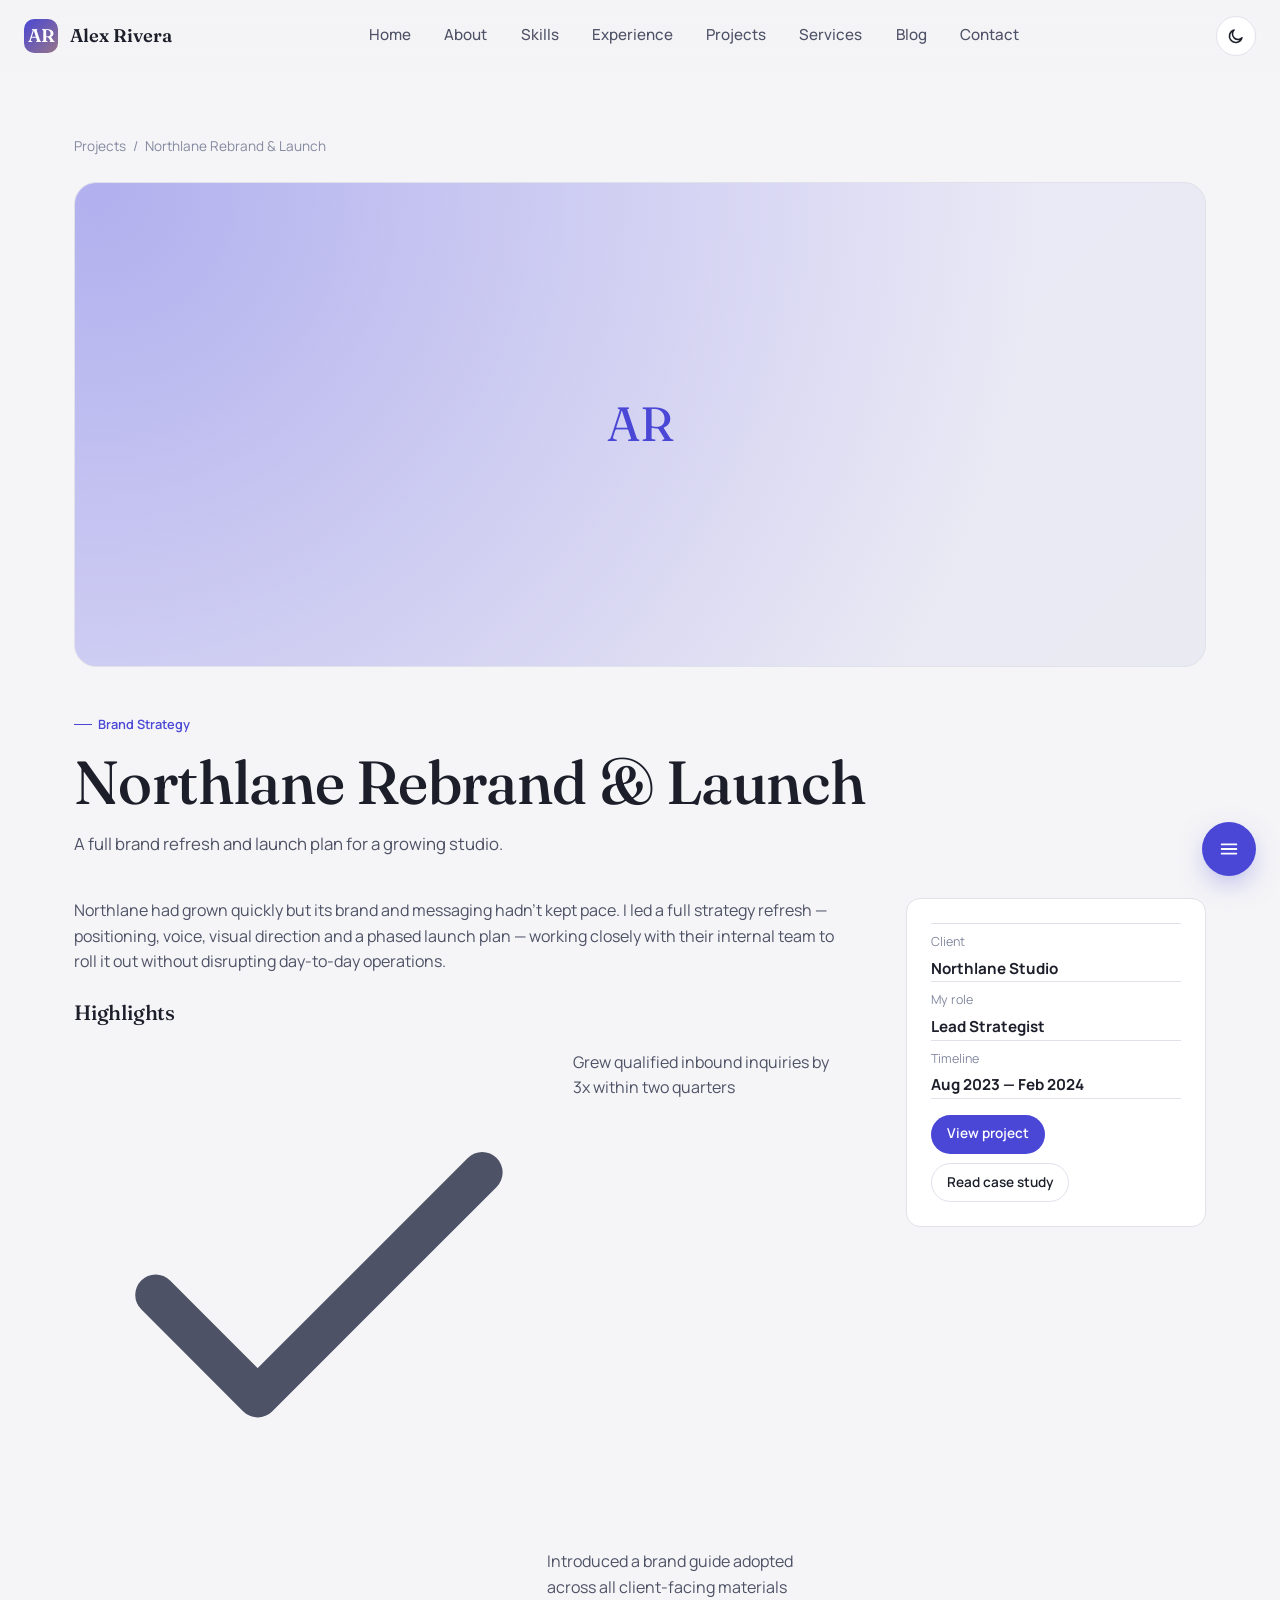
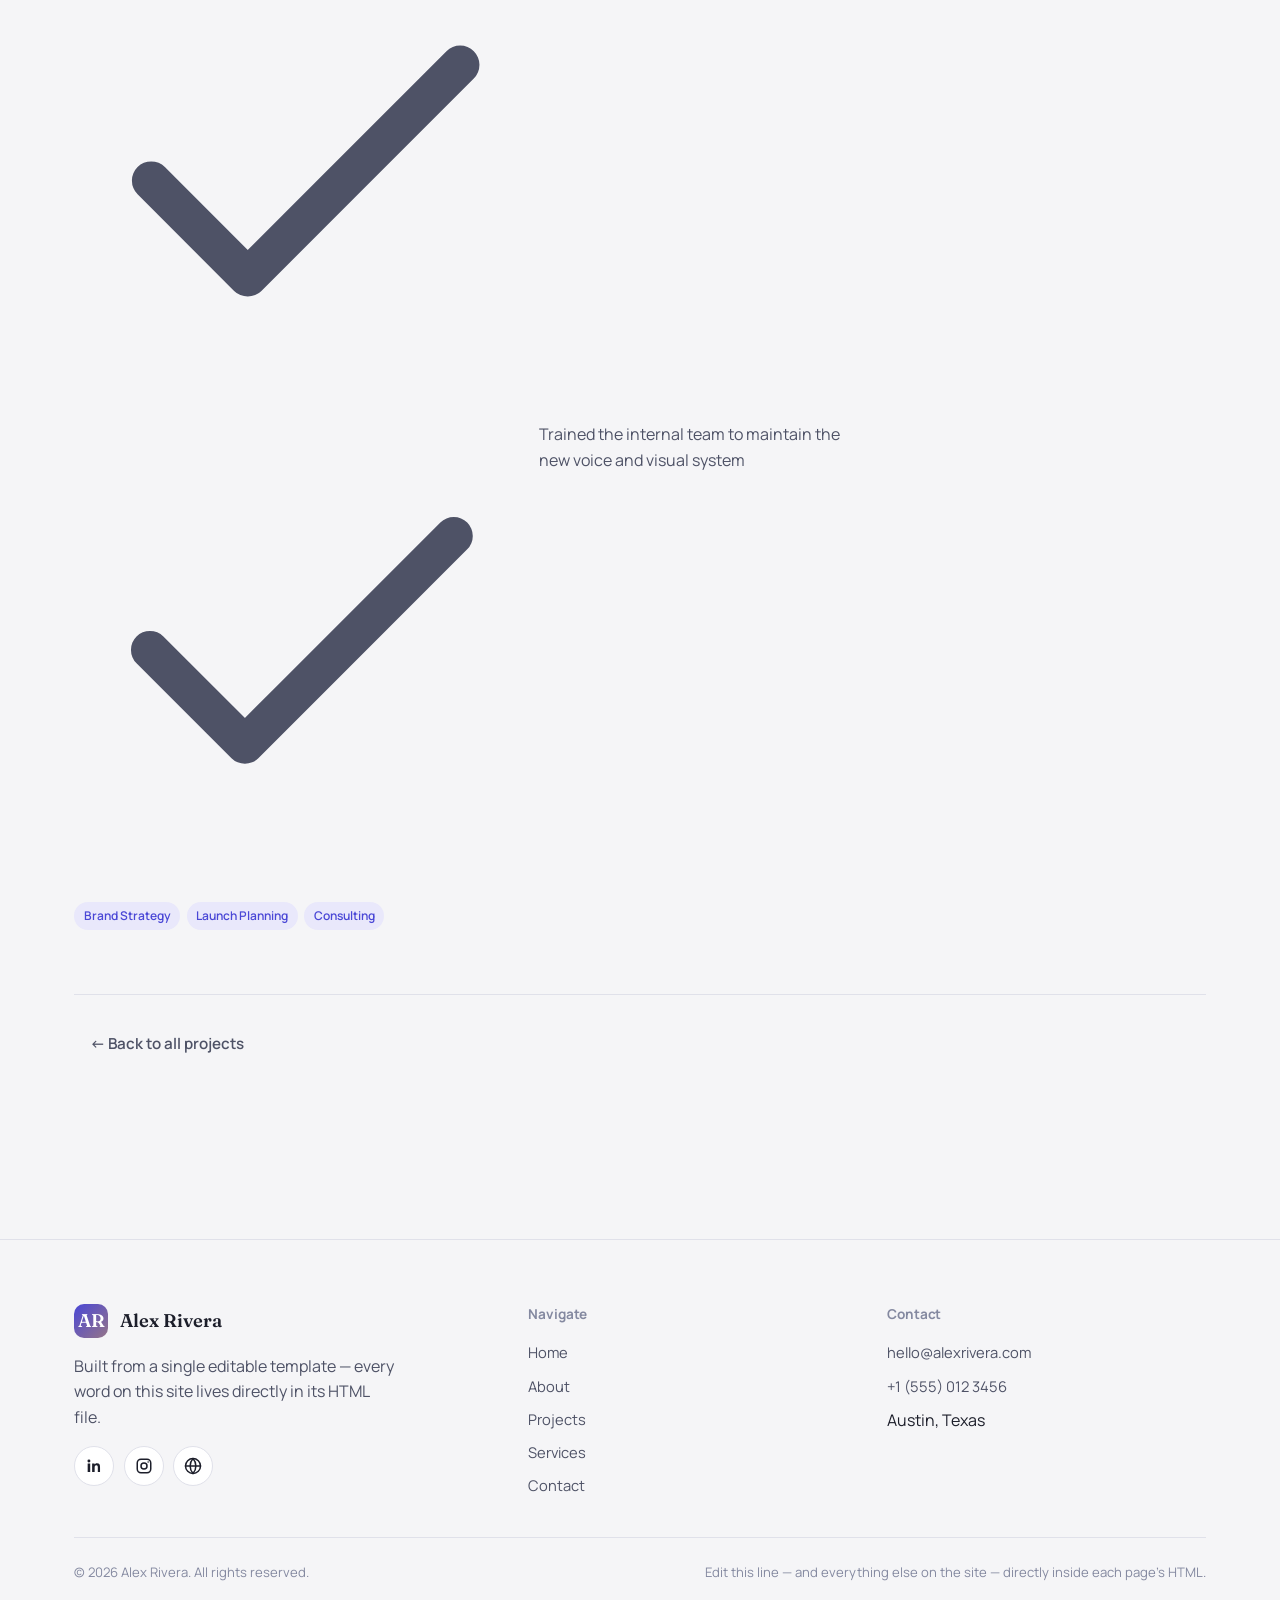
<file: project-details.html>
<!doctype html>
<html lang="en">
<head>
<meta charset="UTF-8">
<meta name="viewport" content="width=device-width, initial-scale=1.0">
<title>Project — Alex Rivera</title>
<meta name="description" content="Full case study for a selected project.">
<script>
  // Applied before paint to avoid a flash of the wrong theme.
  (function(){
    try{
      var stored = localStorage.getItem('portfolio-theme');
      var prefersDark = window.matchMedia && window.matchMedia('(prefers-color-scheme: dark)').matches;
      if (stored === 'dark' || (!stored && prefersDark)) document.documentElement.classList.add('dark');
    }catch(e){}
  })();
</script>
<link rel="stylesheet" href="style.css">
</head>
<body>
  <header class="navbar" data-el="navbar">
    <div class="container">
      <a class="brand" href="index.html">
        <span class="brand-mark">AR</span>
        <span>Alex Rivera</span>
      </a>
      <nav class="nav-links" data-el="nav-links">
          <a href="index.html">Home</a>
          <a href="about.html">About</a>
          <a href="skills.html">Skills</a>
          <a href="experience.html">Experience</a>
          <a href="projects.html">Projects</a>
          <a href="services.html">Services</a>
          <a href="blog.html">Blog</a>
          <a href="contact.html">Contact</a>
      </nav>
      <div class="nav-actions">
        <button class="icon-btn theme-toggle" type="button" aria-label="Toggle dark mode" data-action="theme-toggle">
          <span class="sun"><svg viewBox="0 0 24 24" fill="none" stroke="currentColor" stroke-width="2" stroke-linecap="round"><circle cx="12" cy="12" r="4"/><path d="M12 2v2M12 20v2M4.9 4.9l1.4 1.4M17.7 17.7l1.4 1.4M2 12h2M20 12h2M4.9 19.1l1.4-1.4M17.7 6.3l1.4-1.4"/></svg></span><span class="moon"><svg viewBox="0 0 24 24" fill="none" stroke="currentColor" stroke-width="2" stroke-linecap="round" stroke-linejoin="round"><path d="M20 14.5A8.5 8.5 0 1 1 9.5 4a7 7 0 0 0 10.5 10.5Z"/></svg></span>
        </button>
        <button class="icon-btn nav-burger" type="button" aria-label="Toggle menu" data-action="burger">
          <svg viewBox="0 0 24 24" fill="none" stroke="currentColor" stroke-width="2" stroke-linecap="round"><path d="M4 7h16M4 12h16M4 17h16"/></svg>
        </button>
      </div>
    </div>
  </header>

  <main>
    <section class="page-header">
      <div class="container relative reveal is-visible">
        <div class="breadcrumb"><a href="projects.html">Projects</a><span>/</span><span>Northlane Rebrand &amp; Launch</span></div>
        <div class="pd-hero">
          <div class="pd-cover reveal is-visible"><span style="position:relative;z-index:1">AR</span></div>
        </div>
        <div class="eyebrow">Brand Strategy</div>
        <h1>Northlane Rebrand &amp; Launch</h1>
        <p>A full brand refresh and launch plan for a growing studio.</p>
      </div>
    </section>

    <section style="padding-top:0"><div class="container pd-layout">
      <div class="pd-body reveal">
        <p>Northlane had grown quickly but its brand and messaging hadn't kept pace. I led a full strategy refresh — positioning, voice, visual direction and a phased launch plan — working closely with their internal team to roll it out without disrupting day-to-day operations.</p>
        <h3>Highlights</h3>
        <ul style="display:flex;flex-direction:column;gap:.6rem">
          <li style="display:flex;gap:.6em;color:var(--ink-soft)"><svg viewBox="0 0 24 24" fill="none" stroke="currentColor" stroke-width="2" stroke-linecap="round" stroke-linejoin="round"><path d="m20 6-11 11-5-5"/></svg><span>Grew qualified inbound inquiries by 3x within two quarters</span></li>
          <li style="display:flex;gap:.6em;color:var(--ink-soft)"><svg viewBox="0 0 24 24" fill="none" stroke="currentColor" stroke-width="2" stroke-linecap="round" stroke-linejoin="round"><path d="m20 6-11 11-5-5"/></svg><span>Introduced a brand guide adopted across all client-facing materials</span></li>
          <li style="display:flex;gap:.6em;color:var(--ink-soft)"><svg viewBox="0 0 24 24" fill="none" stroke="currentColor" stroke-width="2" stroke-linecap="round" stroke-linejoin="round"><path d="m20 6-11 11-5-5"/></svg><span>Trained the internal team to maintain the new voice and visual system</span></li>
        </ul>
        <div class="tag-row"><span class="tag">Brand Strategy</span><span class="tag">Launch Planning</span><span class="tag">Consulting</span></div>
      </div>
      <aside class="pd-side reveal">
        <div class="card">
          <div class="pd-fact"><span>Client</span><strong>Northlane Studio</strong></div>
          <div class="pd-fact"><span>My role</span><strong>Lead Strategist</strong></div>
          <div class="pd-fact"><span>Timeline</span><strong>Aug 2023 — Feb 2024</strong></div>
          <div class="pd-fact" style="display:flex;gap:.6rem;padding-top:1rem;flex-wrap:wrap">
            <a class="btn btn-primary btn-sm" href="#">View project</a>
            <a class="btn btn-outline btn-sm" href="#">Read case study</a>
          </div>
        </div>
      </aside>
    </div>
    <div class="container"><div class="pd-nav">
      <a class="btn btn-ghost" href="projects.html">&larr; Back to all projects</a>
    </div></div>
    </section>
  </main>

  <footer>
    <div class="container">
      <div class="footer-grid">
        <div class="footer-brand">
          <div class="brand"><span class="brand-mark">AR</span><span>Alex Rivera</span></div>
          <p>Built from a single editable template — every word on this site lives directly in its HTML file.</p>
          <div class="socials-row" style="margin-top:1rem">
            <a class="icon-btn" href="https://linkedin.com/" target="_blank" rel="noopener" aria-label="LinkedIn"><svg viewBox="0 0 24 24" fill="currentColor"><path d="M6.94 8.5H3.56V20h3.38V8.5ZM5.25 3.25a1.97 1.97 0 1 0 0 3.94 1.97 1.97 0 0 0 0-3.94ZM20.44 20h-3.37v-5.9c0-1.4-.03-3.2-1.95-3.2-1.96 0-2.26 1.53-2.26 3.1V20H9.5V8.5h3.24v1.57h.05c.45-.85 1.55-1.75 3.2-1.75 3.42 0 4.05 2.25 4.05 5.18V20Z"/></svg></a>
            <a class="icon-btn" href="https://instagram.com/" target="_blank" rel="noopener" aria-label="Instagram"><svg viewBox="0 0 24 24" fill="none" stroke="currentColor" stroke-width="2"><rect x="3" y="3" width="18" height="18" rx="5"/><circle cx="12" cy="12" r="4"/><circle cx="17.5" cy="6.5" r="1" fill="currentColor" stroke="none"/></svg></a>
            <a class="icon-btn" href="https://example.com/" target="_blank" rel="noopener" aria-label="Website"><svg viewBox="0 0 24 24" fill="none" stroke="currentColor" stroke-width="2" stroke-linecap="round" stroke-linejoin="round"><circle cx="12" cy="12" r="10"/><path d="M2 12h20M12 2a15 15 0 0 1 0 20 15 15 0 0 1 0-20Z"/></svg></a>
          </div>
        </div>
        <div>
          <h4>Navigate</h4>
          <div class="flinks">
            <a href="index.html">Home</a>
            <a href="about.html">About</a>
            <a href="projects.html">Projects</a>
            <a href="services.html">Services</a>
            <a href="contact.html">Contact</a>
          </div>
        </div>
        <div>
          <h4>Contact</h4>
          <div class="flinks">
            <a href="mailto:hello@alexrivera.com">hello@alexrivera.com</a>
            <a href="tel:+15550123456">+1 (555) 012 3456</a>
            <span>Austin, Texas</span>
          </div>
        </div>
      </div>
      <div class="footer-bottom">
        <span>&copy; 2026 Alex Rivera. All rights reserved.</span>
        <span>Edit this line — and everything else on the site — directly inside each page's HTML.</span>
      </div>
    </div>
  </footer>

  <div class="sidebar-overlay" data-action="sidebar-close"></div>
  <aside class="sidebar" data-el="sidebar">
    <div class="sidebar-top">
      <div class="brand"><span class="brand-mark">AR</span><span>Alex Rivera</span></div>
      <button class="sidebar-close" type="button" data-action="sidebar-close" aria-label="Close menu"><svg viewBox="0 0 24 24" fill="none" stroke="currentColor" stroke-width="2" stroke-linecap="round"><path d="M6 6l12 12M18 6L6 18"/></svg></button>
    </div>
    <h4>Quick links</h4>
    <nav class="sidebar-nav">
        <a href="index.html"><svg viewBox="0 0 24 24" fill="none" stroke="currentColor" stroke-width="2" stroke-linecap="round" stroke-linejoin="round"><path d="m3 9 9-7 9 7v11a2 2 0 0 1-2 2H5a2 2 0 0 1-2-2Z"/></svg><span>Home</span></a>
        <a href="about.html"><svg viewBox="0 0 24 24" fill="none" stroke="currentColor" stroke-width="2" stroke-linecap="round" stroke-linejoin="round"><circle cx="12" cy="8" r="4"/><path d="M4 21c1.5-4 5-6 8-6s6.5 2 8 6"/></svg><span>About</span></a>
        <a href="skills.html"><svg viewBox="0 0 24 24" fill="none" stroke="currentColor" stroke-width="2" stroke-linecap="round" stroke-linejoin="round"><path d="M12 20V10M18 20V4M6 20v-4"/></svg><span>Skills</span></a>
        <a href="experience.html"><svg viewBox="0 0 24 24" fill="none" stroke="currentColor" stroke-width="2" stroke-linecap="round" stroke-linejoin="round"><rect x="2" y="7" width="20" height="14" rx="2"/><path d="M16 21V5a2 2 0 0 0-2-2h-4a2 2 0 0 0-2 2v16"/></svg><span>Experience</span></a>
        <a href="projects.html"><svg viewBox="0 0 24 24" fill="none" stroke="currentColor" stroke-width="2" stroke-linecap="round" stroke-linejoin="round"><path d="M3 7a2 2 0 0 1 2-2h4l2 2h8a2 2 0 0 1 2 2v8a2 2 0 0 1-2 2H5a2 2 0 0 1-2-2Z"/></svg><span>Projects</span></a>
        <a href="services.html"><svg viewBox="0 0 24 24" fill="none" stroke="currentColor" stroke-width="2" stroke-linecap="round" stroke-linejoin="round"><circle cx="12" cy="12" r="9"/><circle cx="12" cy="12" r="5"/><circle cx="12" cy="12" r="1" fill="currentColor"/></svg><span>Services</span></a>
        <a href="blog.html"><svg viewBox="0 0 24 24" fill="none" stroke="currentColor" stroke-width="2" stroke-linecap="round" stroke-linejoin="round"><path d="M4 19.5A2.5 2.5 0 0 1 6.5 17H20"/><path d="M6.5 2H20v20H6.5A2.5 2.5 0 0 1 4 19.5v-15A2.5 2.5 0 0 1 6.5 2Z"/></svg><span>Blog</span></a>
        <a href="contact.html"><svg viewBox="0 0 24 24" fill="none" stroke="currentColor" stroke-width="2" stroke-linecap="round" stroke-linejoin="round"><rect x="2" y="4" width="20" height="16" rx="2"/><path d="m22 6-10 7L2 6"/></svg><span>Contact</span></a>
    </nav>
    <div class="sidebar-card">
      <p>Open to new projects</p>
      <a class="btn btn-primary btn-sm" href="contact.html">Get in touch</a>
    </div>
    <h4>Elsewhere</h4>
    <div class="sidebar-socials">
      <a class="icon-btn" href="https://linkedin.com/" target="_blank" rel="noopener" aria-label="LinkedIn"><svg viewBox="0 0 24 24" fill="currentColor"><path d="M6.94 8.5H3.56V20h3.38V8.5ZM5.25 3.25a1.97 1.97 0 1 0 0 3.94 1.97 1.97 0 0 0 0-3.94ZM20.44 20h-3.37v-5.9c0-1.4-.03-3.2-1.95-3.2-1.96 0-2.26 1.53-2.26 3.1V20H9.5V8.5h3.24v1.57h.05c.45-.85 1.55-1.75 3.2-1.75 3.42 0 4.05 2.25 4.05 5.18V20Z"/></svg></a>
      <a class="icon-btn" href="https://instagram.com/" target="_blank" rel="noopener" aria-label="Instagram"><svg viewBox="0 0 24 24" fill="none" stroke="currentColor" stroke-width="2"><rect x="3" y="3" width="18" height="18" rx="5"/><circle cx="12" cy="12" r="4"/><circle cx="17.5" cy="6.5" r="1" fill="currentColor" stroke="none"/></svg></a>
      <a class="icon-btn" href="https://example.com/" target="_blank" rel="noopener" aria-label="Website"><svg viewBox="0 0 24 24" fill="none" stroke="currentColor" stroke-width="2" stroke-linecap="round" stroke-linejoin="round"><circle cx="12" cy="12" r="10"/><path d="M2 12h20M12 2a15 15 0 0 1 0 20 15 15 0 0 1 0-20Z"/></svg></a>
    </div>
    <div class="sidebar-foot">hello@alexrivera.com<br>Austin, Texas</div>
  </aside>
  <button class="sidebar-toggle" type="button" aria-label="Open quick navigation" data-action="sidebar-open"><svg viewBox="0 0 24 24" fill="none" stroke="currentColor" stroke-width="2" stroke-linecap="round"><path d="M4 7h16M4 12h16M4 17h16"/></svg></button>
  <script src="main.js"></script>
</body>
</html>
</file>
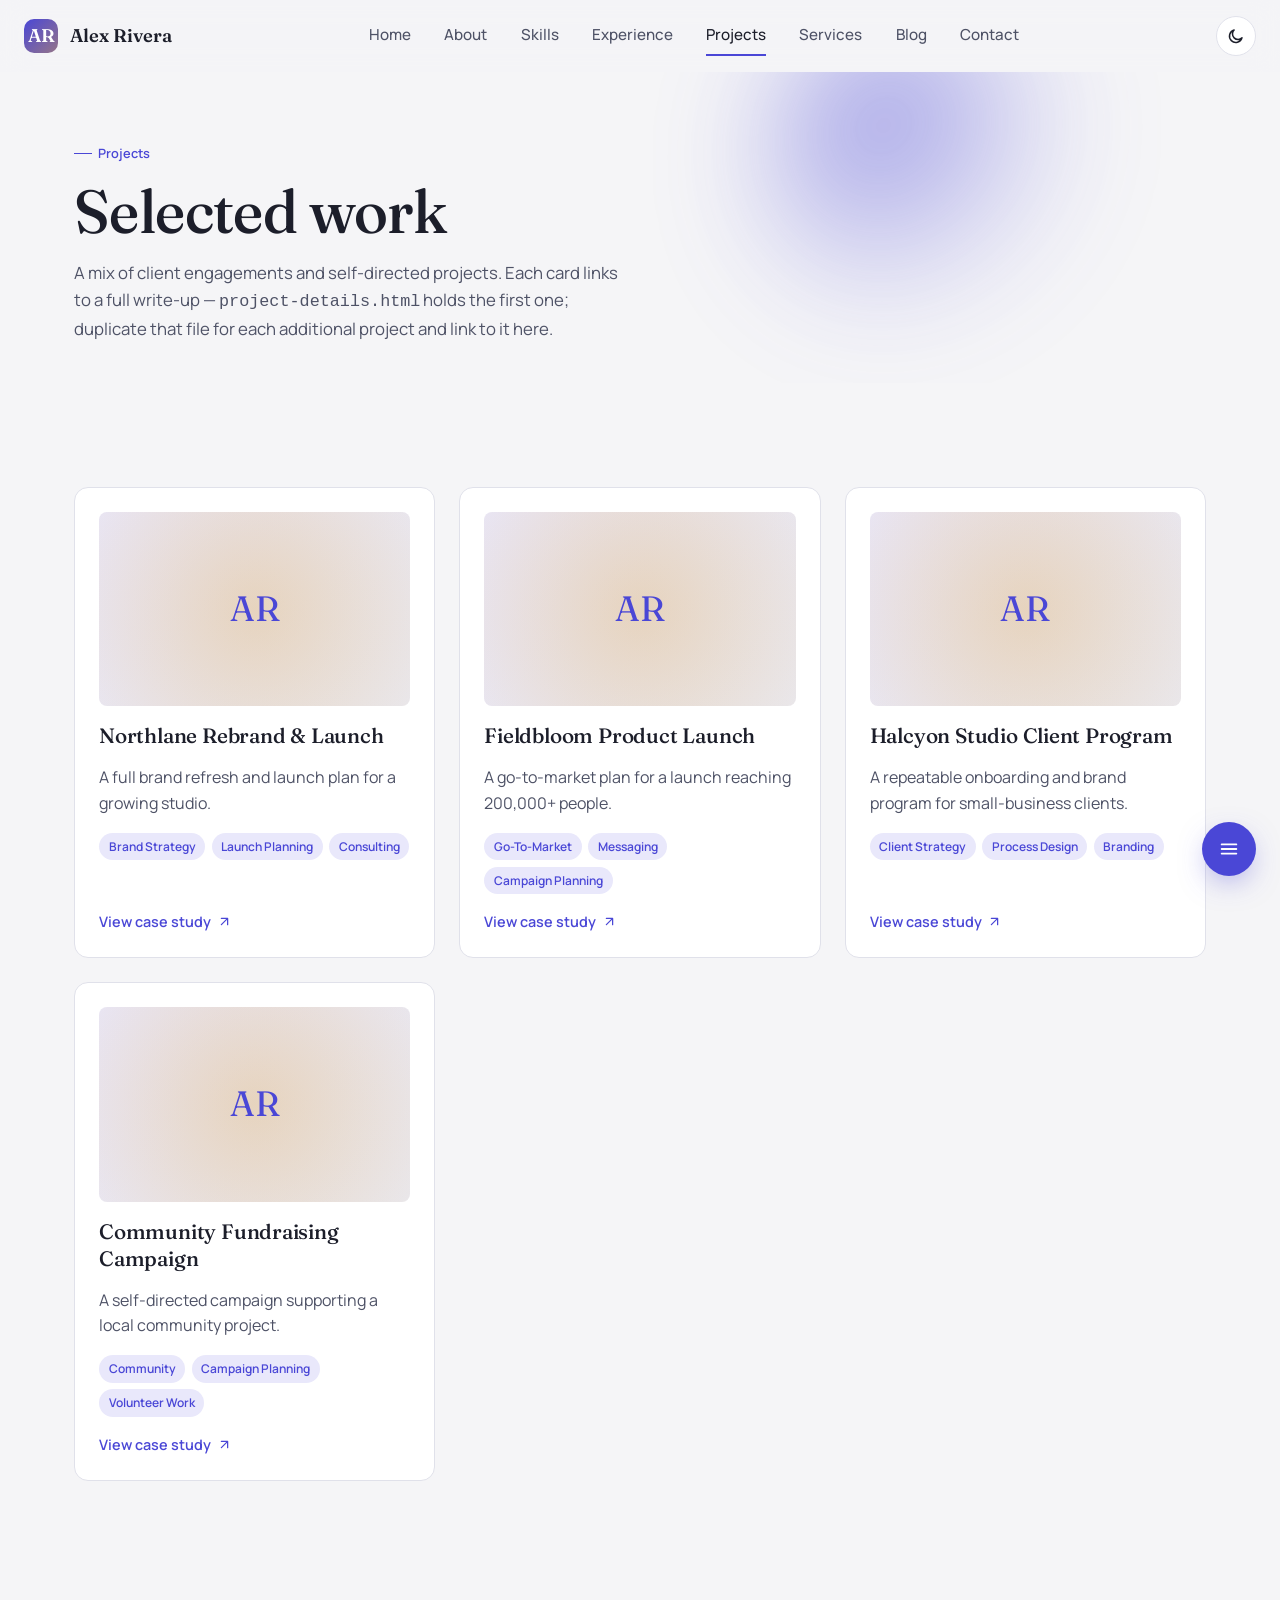
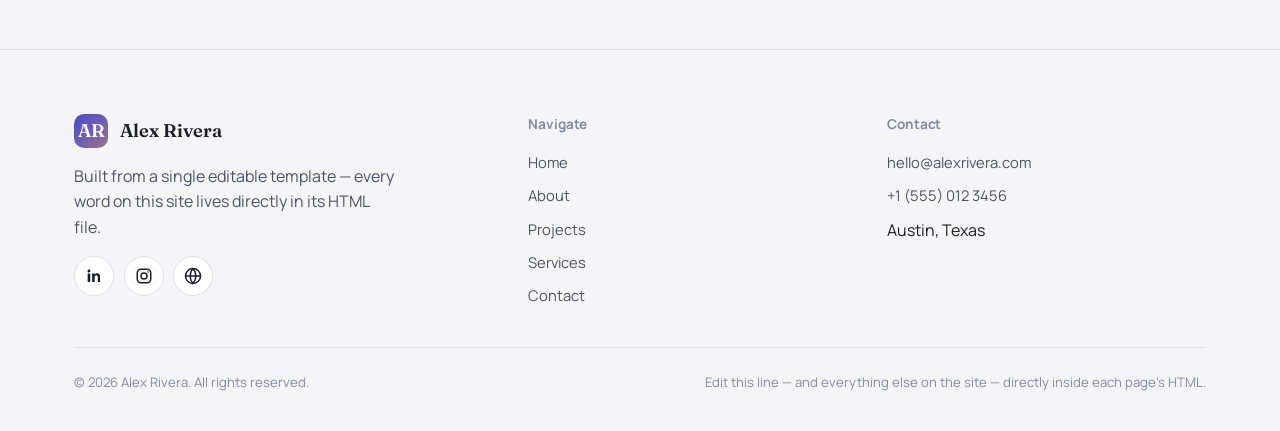
<file: projects.html>
<!doctype html>
<html lang="en">
<head>
<meta charset="UTF-8">
<meta name="viewport" content="width=device-width, initial-scale=1.0">
<title>Projects — Alex Rivera</title>
<meta name="description" content="Selected client and personal projects.">
<script>
  // Applied before paint to avoid a flash of the wrong theme.
  (function(){
    try{
      var stored = localStorage.getItem('portfolio-theme');
      var prefersDark = window.matchMedia && window.matchMedia('(prefers-color-scheme: dark)').matches;
      if (stored === 'dark' || (!stored && prefersDark)) document.documentElement.classList.add('dark');
    }catch(e){}
  })();
</script>
<link rel="stylesheet" href="style.css">
</head>
<body>
  <header class="navbar" data-el="navbar">
    <div class="container">
      <a class="brand" href="index.html">
        <span class="brand-mark">AR</span>
        <span>Alex Rivera</span>
      </a>
      <nav class="nav-links" data-el="nav-links">
          <a href="index.html">Home</a>
          <a href="about.html">About</a>
          <a href="skills.html">Skills</a>
          <a href="experience.html">Experience</a>
          <a href="projects.html" aria-current="page">Projects</a>
          <a href="services.html">Services</a>
          <a href="blog.html">Blog</a>
          <a href="contact.html">Contact</a>
      </nav>
      <div class="nav-actions">
        <button class="icon-btn theme-toggle" type="button" aria-label="Toggle dark mode" data-action="theme-toggle">
          <span class="sun"><svg viewBox="0 0 24 24" fill="none" stroke="currentColor" stroke-width="2" stroke-linecap="round"><circle cx="12" cy="12" r="4"/><path d="M12 2v2M12 20v2M4.9 4.9l1.4 1.4M17.7 17.7l1.4 1.4M2 12h2M20 12h2M4.9 19.1l1.4-1.4M17.7 6.3l1.4-1.4"/></svg></span><span class="moon"><svg viewBox="0 0 24 24" fill="none" stroke="currentColor" stroke-width="2" stroke-linecap="round" stroke-linejoin="round"><path d="M20 14.5A8.5 8.5 0 1 1 9.5 4a7 7 0 0 0 10.5 10.5Z"/></svg></span>
        </button>
        <button class="icon-btn nav-burger" type="button" aria-label="Toggle menu" data-action="burger">
          <svg viewBox="0 0 24 24" fill="none" stroke="currentColor" stroke-width="2" stroke-linecap="round"><path d="M4 7h16M4 12h16M4 17h16"/></svg>
        </button>
      </div>
    </div>
  </header>

  <main>
    <section class="page-header">
      <div class="ambient"><div class="blob" style="width:320px;height:320px;top:-20%;left:60%"></div></div>
      <div class="container relative reveal is-visible">
        <div class="eyebrow">Projects</div>
        <h1>Selected work</h1>
        <p>A mix of client engagements and self-directed projects. Each card links to a full write-up — <code>project-details.html</code> holds the first one; duplicate that file for each additional project and link to it here.</p>
      </div>
    </section>

    <section><div class="container">
      <div class="grid grid-3">
        <div class="card project-card reveal">
          <div class="project-thumb"><span style="position:relative;z-index:1">AR</span></div>
          <h3>Northlane Rebrand &amp; Launch</h3>
          <p>A full brand refresh and launch plan for a growing studio.</p>
          <div class="tag-row"><span class="tag">Brand Strategy</span><span class="tag">Launch Planning</span><span class="tag">Consulting</span></div>
          <div class="project-card-foot"><a class="project-link" href="project-details.html">View case study <svg viewBox="0 0 24 24" fill="none" stroke="currentColor" stroke-width="2" stroke-linecap="round" stroke-linejoin="round"><path d="M7 17 17 7M7 7h10v10"/></svg></a></div>
        </div>
        <div class="card project-card reveal">
          <div class="project-thumb"><span style="position:relative;z-index:1">AR</span></div>
          <h3>Fieldbloom Product Launch</h3>
          <p>A go-to-market plan for a launch reaching 200,000+ people.</p>
          <div class="tag-row"><span class="tag">Go-To-Market</span><span class="tag">Messaging</span><span class="tag">Campaign Planning</span></div>
          <div class="project-card-foot"><a class="project-link" href="projects.html">View case study <svg viewBox="0 0 24 24" fill="none" stroke="currentColor" stroke-width="2" stroke-linecap="round" stroke-linejoin="round"><path d="M7 17 17 7M7 7h10v10"/></svg></a></div>
        </div>
        <div class="card project-card reveal">
          <div class="project-thumb"><span style="position:relative;z-index:1">AR</span></div>
          <h3>Halcyon Studio Client Program</h3>
          <p>A repeatable onboarding and brand program for small-business clients.</p>
          <div class="tag-row"><span class="tag">Client Strategy</span><span class="tag">Process Design</span><span class="tag">Branding</span></div>
          <div class="project-card-foot"><a class="project-link" href="projects.html">View case study <svg viewBox="0 0 24 24" fill="none" stroke="currentColor" stroke-width="2" stroke-linecap="round" stroke-linejoin="round"><path d="M7 17 17 7M7 7h10v10"/></svg></a></div>
        </div>
        <div class="card project-card reveal">
          <div class="project-thumb"><span style="position:relative;z-index:1">AR</span></div>
          <h3>Community Fundraising Campaign</h3>
          <p>A self-directed campaign supporting a local community project.</p>
          <div class="tag-row"><span class="tag">Community</span><span class="tag">Campaign Planning</span><span class="tag">Volunteer Work</span></div>
          <div class="project-card-foot"><a class="project-link" href="projects.html">View case study <svg viewBox="0 0 24 24" fill="none" stroke="currentColor" stroke-width="2" stroke-linecap="round" stroke-linejoin="round"><path d="M7 17 17 7M7 7h10v10"/></svg></a></div>
        </div>
      </div>
    </div></section>
  </main>

  <footer>
    <div class="container">
      <div class="footer-grid">
        <div class="footer-brand">
          <div class="brand"><span class="brand-mark">AR</span><span>Alex Rivera</span></div>
          <p>Built from a single editable template — every word on this site lives directly in its HTML file.</p>
          <div class="socials-row" style="margin-top:1rem">
            <a class="icon-btn" href="https://linkedin.com/" target="_blank" rel="noopener" aria-label="LinkedIn"><svg viewBox="0 0 24 24" fill="currentColor"><path d="M6.94 8.5H3.56V20h3.38V8.5ZM5.25 3.25a1.97 1.97 0 1 0 0 3.94 1.97 1.97 0 0 0 0-3.94ZM20.44 20h-3.37v-5.9c0-1.4-.03-3.2-1.95-3.2-1.96 0-2.26 1.53-2.26 3.1V20H9.5V8.5h3.24v1.57h.05c.45-.85 1.55-1.75 3.2-1.75 3.42 0 4.05 2.25 4.05 5.18V20Z"/></svg></a>
            <a class="icon-btn" href="https://instagram.com/" target="_blank" rel="noopener" aria-label="Instagram"><svg viewBox="0 0 24 24" fill="none" stroke="currentColor" stroke-width="2"><rect x="3" y="3" width="18" height="18" rx="5"/><circle cx="12" cy="12" r="4"/><circle cx="17.5" cy="6.5" r="1" fill="currentColor" stroke="none"/></svg></a>
            <a class="icon-btn" href="https://example.com/" target="_blank" rel="noopener" aria-label="Website"><svg viewBox="0 0 24 24" fill="none" stroke="currentColor" stroke-width="2" stroke-linecap="round" stroke-linejoin="round"><circle cx="12" cy="12" r="10"/><path d="M2 12h20M12 2a15 15 0 0 1 0 20 15 15 0 0 1 0-20Z"/></svg></a>
          </div>
        </div>
        <div>
          <h4>Navigate</h4>
          <div class="flinks">
            <a href="index.html">Home</a>
            <a href="about.html">About</a>
            <a href="projects.html">Projects</a>
            <a href="services.html">Services</a>
            <a href="contact.html">Contact</a>
          </div>
        </div>
        <div>
          <h4>Contact</h4>
          <div class="flinks">
            <a href="mailto:hello@alexrivera.com">hello@alexrivera.com</a>
            <a href="tel:+15550123456">+1 (555) 012 3456</a>
            <span>Austin, Texas</span>
          </div>
        </div>
      </div>
      <div class="footer-bottom">
        <span>&copy; 2026 Alex Rivera. All rights reserved.</span>
        <span>Edit this line — and everything else on the site — directly inside each page's HTML.</span>
      </div>
    </div>
  </footer>

  <div class="sidebar-overlay" data-action="sidebar-close"></div>
  <aside class="sidebar" data-el="sidebar">
    <div class="sidebar-top">
      <div class="brand"><span class="brand-mark">AR</span><span>Alex Rivera</span></div>
      <button class="sidebar-close" type="button" data-action="sidebar-close" aria-label="Close menu"><svg viewBox="0 0 24 24" fill="none" stroke="currentColor" stroke-width="2" stroke-linecap="round"><path d="M6 6l12 12M18 6L6 18"/></svg></button>
    </div>
    <h4>Quick links</h4>
    <nav class="sidebar-nav">
        <a href="index.html"><svg viewBox="0 0 24 24" fill="none" stroke="currentColor" stroke-width="2" stroke-linecap="round" stroke-linejoin="round"><path d="m3 9 9-7 9 7v11a2 2 0 0 1-2 2H5a2 2 0 0 1-2-2Z"/></svg><span>Home</span></a>
        <a href="about.html"><svg viewBox="0 0 24 24" fill="none" stroke="currentColor" stroke-width="2" stroke-linecap="round" stroke-linejoin="round"><circle cx="12" cy="8" r="4"/><path d="M4 21c1.5-4 5-6 8-6s6.5 2 8 6"/></svg><span>About</span></a>
        <a href="skills.html"><svg viewBox="0 0 24 24" fill="none" stroke="currentColor" stroke-width="2" stroke-linecap="round" stroke-linejoin="round"><path d="M12 20V10M18 20V4M6 20v-4"/></svg><span>Skills</span></a>
        <a href="experience.html"><svg viewBox="0 0 24 24" fill="none" stroke="currentColor" stroke-width="2" stroke-linecap="round" stroke-linejoin="round"><rect x="2" y="7" width="20" height="14" rx="2"/><path d="M16 21V5a2 2 0 0 0-2-2h-4a2 2 0 0 0-2 2v16"/></svg><span>Experience</span></a>
        <a href="projects.html" aria-current="page"><svg viewBox="0 0 24 24" fill="none" stroke="currentColor" stroke-width="2" stroke-linecap="round" stroke-linejoin="round"><path d="M3 7a2 2 0 0 1 2-2h4l2 2h8a2 2 0 0 1 2 2v8a2 2 0 0 1-2 2H5a2 2 0 0 1-2-2Z"/></svg><span>Projects</span></a>
        <a href="services.html"><svg viewBox="0 0 24 24" fill="none" stroke="currentColor" stroke-width="2" stroke-linecap="round" stroke-linejoin="round"><circle cx="12" cy="12" r="9"/><circle cx="12" cy="12" r="5"/><circle cx="12" cy="12" r="1" fill="currentColor"/></svg><span>Services</span></a>
        <a href="blog.html"><svg viewBox="0 0 24 24" fill="none" stroke="currentColor" stroke-width="2" stroke-linecap="round" stroke-linejoin="round"><path d="M4 19.5A2.5 2.5 0 0 1 6.5 17H20"/><path d="M6.5 2H20v20H6.5A2.5 2.5 0 0 1 4 19.5v-15A2.5 2.5 0 0 1 6.5 2Z"/></svg><span>Blog</span></a>
        <a href="contact.html"><svg viewBox="0 0 24 24" fill="none" stroke="currentColor" stroke-width="2" stroke-linecap="round" stroke-linejoin="round"><rect x="2" y="4" width="20" height="16" rx="2"/><path d="m22 6-10 7L2 6"/></svg><span>Contact</span></a>
    </nav>
    <div class="sidebar-card">
      <p>Open to new projects</p>
      <a class="btn btn-primary btn-sm" href="contact.html">Get in touch</a>
    </div>
    <h4>Elsewhere</h4>
    <div class="sidebar-socials">
      <a class="icon-btn" href="https://linkedin.com/" target="_blank" rel="noopener" aria-label="LinkedIn"><svg viewBox="0 0 24 24" fill="currentColor"><path d="M6.94 8.5H3.56V20h3.38V8.5ZM5.25 3.25a1.97 1.97 0 1 0 0 3.94 1.97 1.97 0 0 0 0-3.94ZM20.44 20h-3.37v-5.9c0-1.4-.03-3.2-1.95-3.2-1.96 0-2.26 1.53-2.26 3.1V20H9.5V8.5h3.24v1.57h.05c.45-.85 1.55-1.75 3.2-1.75 3.42 0 4.05 2.25 4.05 5.18V20Z"/></svg></a>
      <a class="icon-btn" href="https://instagram.com/" target="_blank" rel="noopener" aria-label="Instagram"><svg viewBox="0 0 24 24" fill="none" stroke="currentColor" stroke-width="2"><rect x="3" y="3" width="18" height="18" rx="5"/><circle cx="12" cy="12" r="4"/><circle cx="17.5" cy="6.5" r="1" fill="currentColor" stroke="none"/></svg></a>
      <a class="icon-btn" href="https://example.com/" target="_blank" rel="noopener" aria-label="Website"><svg viewBox="0 0 24 24" fill="none" stroke="currentColor" stroke-width="2" stroke-linecap="round" stroke-linejoin="round"><circle cx="12" cy="12" r="10"/><path d="M2 12h20M12 2a15 15 0 0 1 0 20 15 15 0 0 1 0-20Z"/></svg></a>
    </div>
    <div class="sidebar-foot">hello@alexrivera.com<br>Austin, Texas</div>
  </aside>
  <button class="sidebar-toggle" type="button" aria-label="Open quick navigation" data-action="sidebar-open"><svg viewBox="0 0 24 24" fill="none" stroke="currentColor" stroke-width="2" stroke-linecap="round"><path d="M4 7h16M4 12h16M4 17h16"/></svg></button>
  <script src="main.js"></script>
</body>
</html>
</file>
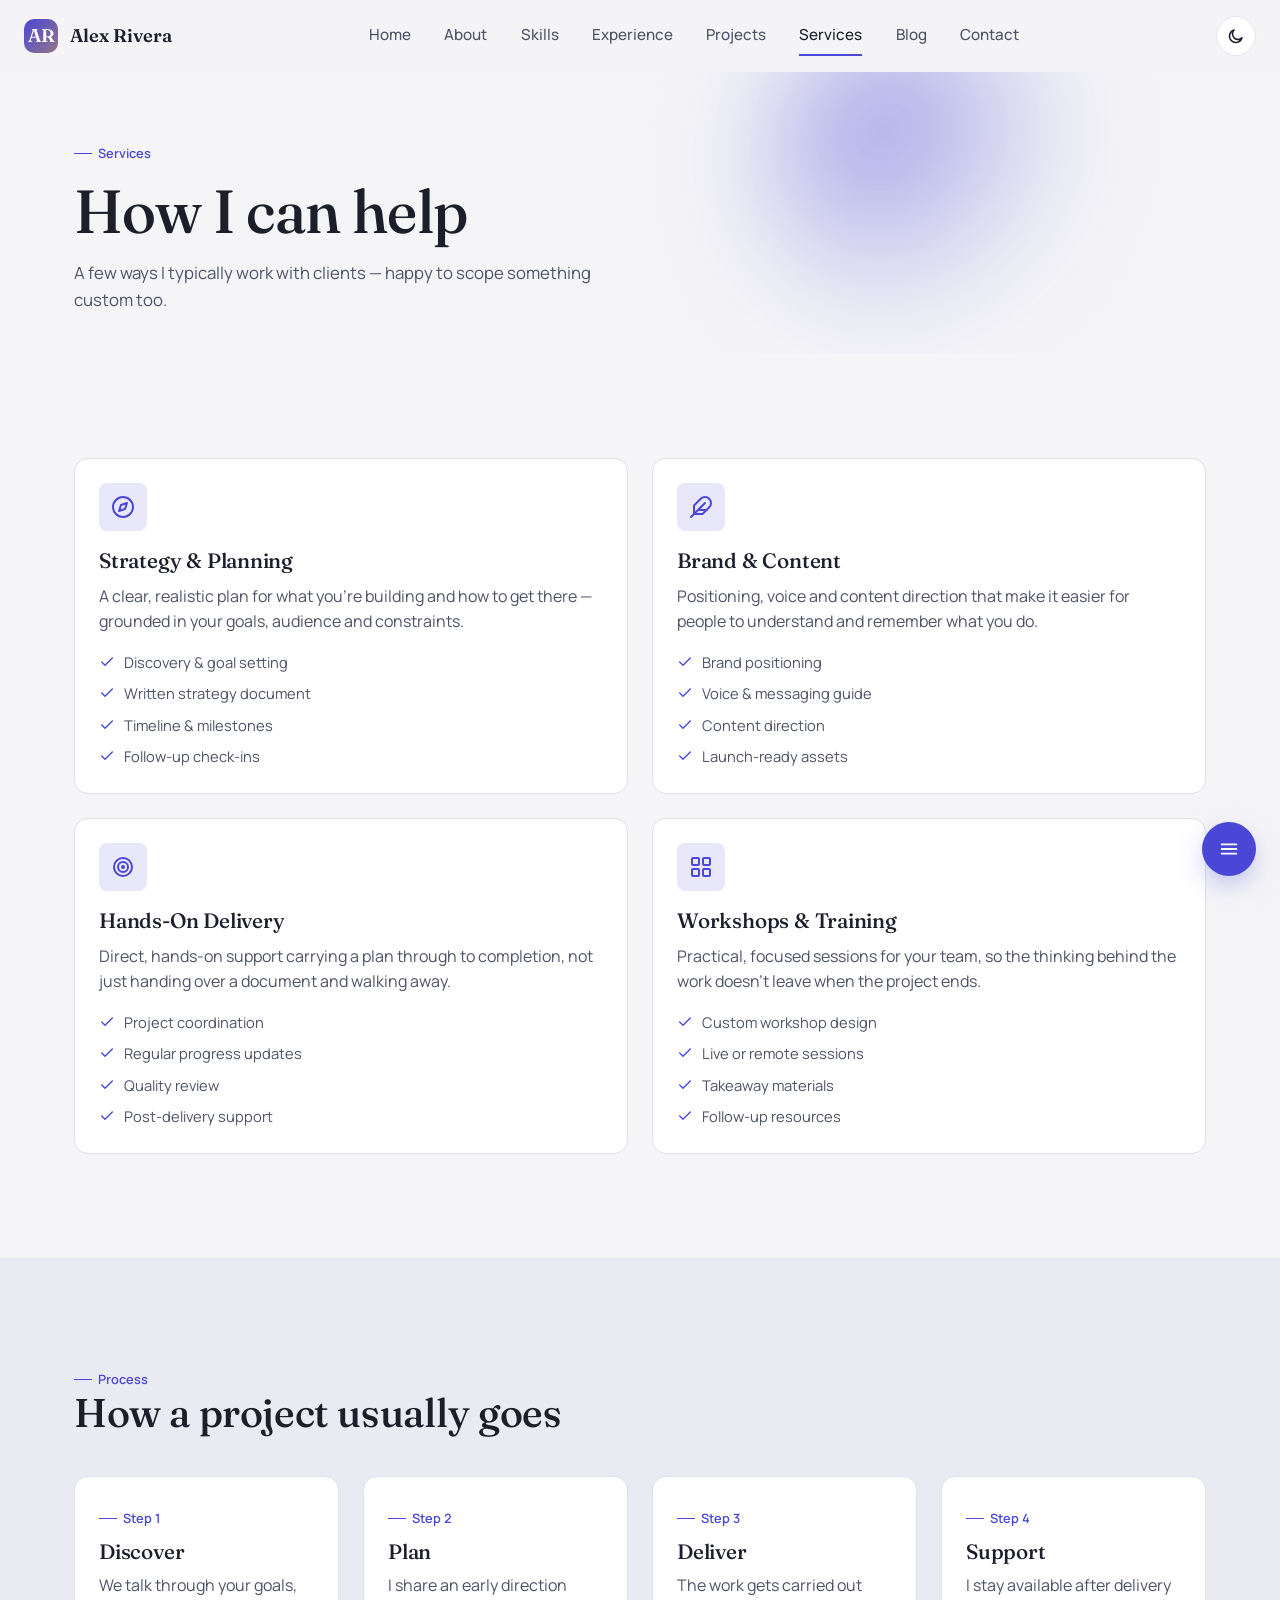
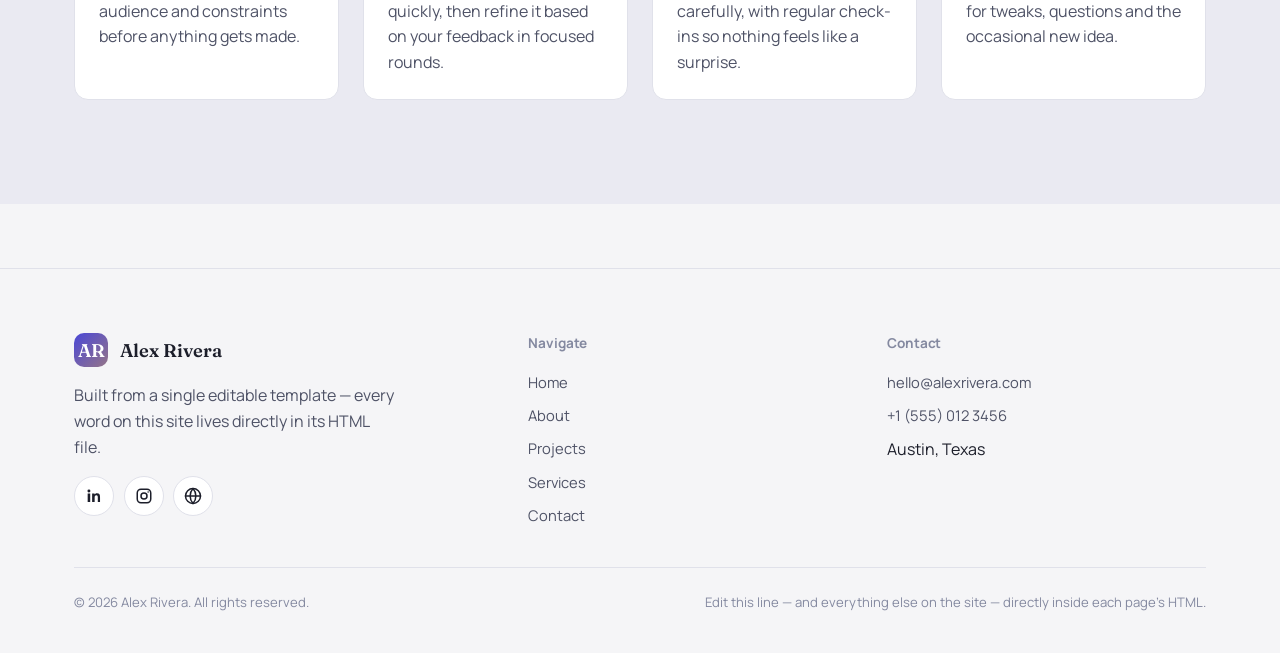
<file: services.html>
<!doctype html>
<html lang="en">
<head>
<meta charset="UTF-8">
<meta name="viewport" content="width=device-width, initial-scale=1.0">
<title>Services — Alex Rivera</title>
<meta name="description" content="Ways to work with me.">
<script>
  // Applied before paint to avoid a flash of the wrong theme.
  (function(){
    try{
      var stored = localStorage.getItem('portfolio-theme');
      var prefersDark = window.matchMedia && window.matchMedia('(prefers-color-scheme: dark)').matches;
      if (stored === 'dark' || (!stored && prefersDark)) document.documentElement.classList.add('dark');
    }catch(e){}
  })();
</script>
<link rel="stylesheet" href="style.css">
</head>
<body>
  <header class="navbar" data-el="navbar">
    <div class="container">
      <a class="brand" href="index.html">
        <span class="brand-mark">AR</span>
        <span>Alex Rivera</span>
      </a>
      <nav class="nav-links" data-el="nav-links">
          <a href="index.html">Home</a>
          <a href="about.html">About</a>
          <a href="skills.html">Skills</a>
          <a href="experience.html">Experience</a>
          <a href="projects.html">Projects</a>
          <a href="services.html" aria-current="page">Services</a>
          <a href="blog.html">Blog</a>
          <a href="contact.html">Contact</a>
      </nav>
      <div class="nav-actions">
        <button class="icon-btn theme-toggle" type="button" aria-label="Toggle dark mode" data-action="theme-toggle">
          <span class="sun"><svg viewBox="0 0 24 24" fill="none" stroke="currentColor" stroke-width="2" stroke-linecap="round"><circle cx="12" cy="12" r="4"/><path d="M12 2v2M12 20v2M4.9 4.9l1.4 1.4M17.7 17.7l1.4 1.4M2 12h2M20 12h2M4.9 19.1l1.4-1.4M17.7 6.3l1.4-1.4"/></svg></span><span class="moon"><svg viewBox="0 0 24 24" fill="none" stroke="currentColor" stroke-width="2" stroke-linecap="round" stroke-linejoin="round"><path d="M20 14.5A8.5 8.5 0 1 1 9.5 4a7 7 0 0 0 10.5 10.5Z"/></svg></span>
        </button>
        <button class="icon-btn nav-burger" type="button" aria-label="Toggle menu" data-action="burger">
          <svg viewBox="0 0 24 24" fill="none" stroke="currentColor" stroke-width="2" stroke-linecap="round"><path d="M4 7h16M4 12h16M4 17h16"/></svg>
        </button>
      </div>
    </div>
  </header>

  <main>
    <section class="page-header">
      <div class="ambient"><div class="blob" style="width:320px;height:320px;top:-20%;left:60%"></div></div>
      <div class="container relative reveal is-visible">
        <div class="eyebrow">Services</div>
        <h1>How I can help</h1>
        <p>A few ways I typically work with clients — happy to scope something custom too.</p>
      </div>
    </section>

    <section><div class="container">
      <div class="grid grid-2">
        <div class="card service-card reveal">
          <div class="service-icon"><svg viewBox="0 0 24 24" fill="none" stroke="currentColor" stroke-width="2" stroke-linecap="round" stroke-linejoin="round"><circle cx="12" cy="12" r="10"/><path d="m16 8-2 6-6 2 2-6 6-2Z"/></svg></div>
          <h3>Strategy &amp; Planning</h3>
          <p style="margin-top:.6rem">A clear, realistic plan for what you're building and how to get there — grounded in your goals, audience and constraints.</p>
          <ul>
            <li><svg viewBox="0 0 24 24" fill="none" stroke="currentColor" stroke-width="2" stroke-linecap="round" stroke-linejoin="round"><path d="m20 6-11 11-5-5"/></svg><span>Discovery &amp; goal setting</span></li>
            <li><svg viewBox="0 0 24 24" fill="none" stroke="currentColor" stroke-width="2" stroke-linecap="round" stroke-linejoin="round"><path d="m20 6-11 11-5-5"/></svg><span>Written strategy document</span></li>
            <li><svg viewBox="0 0 24 24" fill="none" stroke="currentColor" stroke-width="2" stroke-linecap="round" stroke-linejoin="round"><path d="m20 6-11 11-5-5"/></svg><span>Timeline &amp; milestones</span></li>
            <li><svg viewBox="0 0 24 24" fill="none" stroke="currentColor" stroke-width="2" stroke-linecap="round" stroke-linejoin="round"><path d="m20 6-11 11-5-5"/></svg><span>Follow-up check-ins</span></li>
          </ul>
        </div>
        <div class="card service-card reveal">
          <div class="service-icon"><svg viewBox="0 0 24 24" fill="none" stroke="currentColor" stroke-width="2" stroke-linecap="round" stroke-linejoin="round"><path d="M20.24 12.24a6 6 0 0 0-8.49-8.49L5 10.5V19h8.5l6.74-6.76Z"/><path d="M16 8 2 22M17.5 15H9"/></svg></div>
          <h3>Brand &amp; Content</h3>
          <p style="margin-top:.6rem">Positioning, voice and content direction that make it easier for people to understand and remember what you do.</p>
          <ul>
            <li><svg viewBox="0 0 24 24" fill="none" stroke="currentColor" stroke-width="2" stroke-linecap="round" stroke-linejoin="round"><path d="m20 6-11 11-5-5"/></svg><span>Brand positioning</span></li>
            <li><svg viewBox="0 0 24 24" fill="none" stroke="currentColor" stroke-width="2" stroke-linecap="round" stroke-linejoin="round"><path d="m20 6-11 11-5-5"/></svg><span>Voice &amp; messaging guide</span></li>
            <li><svg viewBox="0 0 24 24" fill="none" stroke="currentColor" stroke-width="2" stroke-linecap="round" stroke-linejoin="round"><path d="m20 6-11 11-5-5"/></svg><span>Content direction</span></li>
            <li><svg viewBox="0 0 24 24" fill="none" stroke="currentColor" stroke-width="2" stroke-linecap="round" stroke-linejoin="round"><path d="m20 6-11 11-5-5"/></svg><span>Launch-ready assets</span></li>
          </ul>
        </div>
        <div class="card service-card reveal">
          <div class="service-icon"><svg viewBox="0 0 24 24" fill="none" stroke="currentColor" stroke-width="2" stroke-linecap="round" stroke-linejoin="round"><circle cx="12" cy="12" r="9"/><circle cx="12" cy="12" r="5"/><circle cx="12" cy="12" r="1" fill="currentColor"/></svg></div>
          <h3>Hands-On Delivery</h3>
          <p style="margin-top:.6rem">Direct, hands-on support carrying a plan through to completion, not just handing over a document and walking away.</p>
          <ul>
            <li><svg viewBox="0 0 24 24" fill="none" stroke="currentColor" stroke-width="2" stroke-linecap="round" stroke-linejoin="round"><path d="m20 6-11 11-5-5"/></svg><span>Project coordination</span></li>
            <li><svg viewBox="0 0 24 24" fill="none" stroke="currentColor" stroke-width="2" stroke-linecap="round" stroke-linejoin="round"><path d="m20 6-11 11-5-5"/></svg><span>Regular progress updates</span></li>
            <li><svg viewBox="0 0 24 24" fill="none" stroke="currentColor" stroke-width="2" stroke-linecap="round" stroke-linejoin="round"><path d="m20 6-11 11-5-5"/></svg><span>Quality review</span></li>
            <li><svg viewBox="0 0 24 24" fill="none" stroke="currentColor" stroke-width="2" stroke-linecap="round" stroke-linejoin="round"><path d="m20 6-11 11-5-5"/></svg><span>Post-delivery support</span></li>
          </ul>
        </div>
        <div class="card service-card reveal">
          <div class="service-icon"><svg viewBox="0 0 24 24" fill="none" stroke="currentColor" stroke-width="2" stroke-linecap="round" stroke-linejoin="round"><rect x="3" y="3" width="7" height="7" rx="1"/><rect x="14" y="3" width="7" height="7" rx="1"/><rect x="3" y="14" width="7" height="7" rx="1"/><rect x="14" y="14" width="7" height="7" rx="1"/></svg></div>
          <h3>Workshops &amp; Training</h3>
          <p style="margin-top:.6rem">Practical, focused sessions for your team, so the thinking behind the work doesn't leave when the project ends.</p>
          <ul>
            <li><svg viewBox="0 0 24 24" fill="none" stroke="currentColor" stroke-width="2" stroke-linecap="round" stroke-linejoin="round"><path d="m20 6-11 11-5-5"/></svg><span>Custom workshop design</span></li>
            <li><svg viewBox="0 0 24 24" fill="none" stroke="currentColor" stroke-width="2" stroke-linecap="round" stroke-linejoin="round"><path d="m20 6-11 11-5-5"/></svg><span>Live or remote sessions</span></li>
            <li><svg viewBox="0 0 24 24" fill="none" stroke="currentColor" stroke-width="2" stroke-linecap="round" stroke-linejoin="round"><path d="m20 6-11 11-5-5"/></svg><span>Takeaway materials</span></li>
            <li><svg viewBox="0 0 24 24" fill="none" stroke="currentColor" stroke-width="2" stroke-linecap="round" stroke-linejoin="round"><path d="m20 6-11 11-5-5"/></svg><span>Follow-up resources</span></li>
          </ul>
        </div>
      </div>
    </div></section>

    <section style="background:var(--bg-alt)"><div class="container">
      <div class="section-head reveal"><div class="eyebrow">Process</div><h2>How a project usually goes</h2></div>
      <div class="grid grid-4">
        <div class="card reveal">
          <div class="eyebrow">Step 1</div>
          <h3 style="margin-top:.6rem">Discover</h3>
          <p style="margin-top:.5rem">We talk through your goals, audience and constraints before anything gets made.</p>
        </div>
        <div class="card reveal">
          <div class="eyebrow">Step 2</div>
          <h3 style="margin-top:.6rem">Plan</h3>
          <p style="margin-top:.5rem">I share an early direction quickly, then refine it based on your feedback in focused rounds.</p>
        </div>
        <div class="card reveal">
          <div class="eyebrow">Step 3</div>
          <h3 style="margin-top:.6rem">Deliver</h3>
          <p style="margin-top:.5rem">The work gets carried out carefully, with regular check-ins so nothing feels like a surprise.</p>
        </div>
        <div class="card reveal">
          <div class="eyebrow">Step 4</div>
          <h3 style="margin-top:.6rem">Support</h3>
          <p style="margin-top:.5rem">I stay available after delivery for tweaks, questions and the occasional new idea.</p>
        </div>
      </div>
    </div></section>
  </main>

  <footer>
    <div class="container">
      <div class="footer-grid">
        <div class="footer-brand">
          <div class="brand"><span class="brand-mark">AR</span><span>Alex Rivera</span></div>
          <p>Built from a single editable template — every word on this site lives directly in its HTML file.</p>
          <div class="socials-row" style="margin-top:1rem">
            <a class="icon-btn" href="https://linkedin.com/" target="_blank" rel="noopener" aria-label="LinkedIn"><svg viewBox="0 0 24 24" fill="currentColor"><path d="M6.94 8.5H3.56V20h3.38V8.5ZM5.25 3.25a1.97 1.97 0 1 0 0 3.94 1.97 1.97 0 0 0 0-3.94ZM20.44 20h-3.37v-5.9c0-1.4-.03-3.2-1.95-3.2-1.96 0-2.26 1.53-2.26 3.1V20H9.5V8.5h3.24v1.57h.05c.45-.85 1.55-1.75 3.2-1.75 3.42 0 4.05 2.25 4.05 5.18V20Z"/></svg></a>
            <a class="icon-btn" href="https://instagram.com/" target="_blank" rel="noopener" aria-label="Instagram"><svg viewBox="0 0 24 24" fill="none" stroke="currentColor" stroke-width="2"><rect x="3" y="3" width="18" height="18" rx="5"/><circle cx="12" cy="12" r="4"/><circle cx="17.5" cy="6.5" r="1" fill="currentColor" stroke="none"/></svg></a>
            <a class="icon-btn" href="https://example.com/" target="_blank" rel="noopener" aria-label="Website"><svg viewBox="0 0 24 24" fill="none" stroke="currentColor" stroke-width="2" stroke-linecap="round" stroke-linejoin="round"><circle cx="12" cy="12" r="10"/><path d="M2 12h20M12 2a15 15 0 0 1 0 20 15 15 0 0 1 0-20Z"/></svg></a>
          </div>
        </div>
        <div>
          <h4>Navigate</h4>
          <div class="flinks">
            <a href="index.html">Home</a>
            <a href="about.html">About</a>
            <a href="projects.html">Projects</a>
            <a href="services.html">Services</a>
            <a href="contact.html">Contact</a>
          </div>
        </div>
        <div>
          <h4>Contact</h4>
          <div class="flinks">
            <a href="mailto:hello@alexrivera.com">hello@alexrivera.com</a>
            <a href="tel:+15550123456">+1 (555) 012 3456</a>
            <span>Austin, Texas</span>
          </div>
        </div>
      </div>
      <div class="footer-bottom">
        <span>&copy; 2026 Alex Rivera. All rights reserved.</span>
        <span>Edit this line — and everything else on the site — directly inside each page's HTML.</span>
      </div>
    </div>
  </footer>

  <div class="sidebar-overlay" data-action="sidebar-close"></div>
  <aside class="sidebar" data-el="sidebar">
    <div class="sidebar-top">
      <div class="brand"><span class="brand-mark">AR</span><span>Alex Rivera</span></div>
      <button class="sidebar-close" type="button" data-action="sidebar-close" aria-label="Close menu"><svg viewBox="0 0 24 24" fill="none" stroke="currentColor" stroke-width="2" stroke-linecap="round"><path d="M6 6l12 12M18 6L6 18"/></svg></button>
    </div>
    <h4>Quick links</h4>
    <nav class="sidebar-nav">
        <a href="index.html"><svg viewBox="0 0 24 24" fill="none" stroke="currentColor" stroke-width="2" stroke-linecap="round" stroke-linejoin="round"><path d="m3 9 9-7 9 7v11a2 2 0 0 1-2 2H5a2 2 0 0 1-2-2Z"/></svg><span>Home</span></a>
        <a href="about.html"><svg viewBox="0 0 24 24" fill="none" stroke="currentColor" stroke-width="2" stroke-linecap="round" stroke-linejoin="round"><circle cx="12" cy="8" r="4"/><path d="M4 21c1.5-4 5-6 8-6s6.5 2 8 6"/></svg><span>About</span></a>
        <a href="skills.html"><svg viewBox="0 0 24 24" fill="none" stroke="currentColor" stroke-width="2" stroke-linecap="round" stroke-linejoin="round"><path d="M12 20V10M18 20V4M6 20v-4"/></svg><span>Skills</span></a>
        <a href="experience.html"><svg viewBox="0 0 24 24" fill="none" stroke="currentColor" stroke-width="2" stroke-linecap="round" stroke-linejoin="round"><rect x="2" y="7" width="20" height="14" rx="2"/><path d="M16 21V5a2 2 0 0 0-2-2h-4a2 2 0 0 0-2 2v16"/></svg><span>Experience</span></a>
        <a href="projects.html"><svg viewBox="0 0 24 24" fill="none" stroke="currentColor" stroke-width="2" stroke-linecap="round" stroke-linejoin="round"><path d="M3 7a2 2 0 0 1 2-2h4l2 2h8a2 2 0 0 1 2 2v8a2 2 0 0 1-2 2H5a2 2 0 0 1-2-2Z"/></svg><span>Projects</span></a>
        <a href="services.html" aria-current="page"><svg viewBox="0 0 24 24" fill="none" stroke="currentColor" stroke-width="2" stroke-linecap="round" stroke-linejoin="round"><circle cx="12" cy="12" r="9"/><circle cx="12" cy="12" r="5"/><circle cx="12" cy="12" r="1" fill="currentColor"/></svg><span>Services</span></a>
        <a href="blog.html"><svg viewBox="0 0 24 24" fill="none" stroke="currentColor" stroke-width="2" stroke-linecap="round" stroke-linejoin="round"><path d="M4 19.5A2.5 2.5 0 0 1 6.5 17H20"/><path d="M6.5 2H20v20H6.5A2.5 2.5 0 0 1 4 19.5v-15A2.5 2.5 0 0 1 6.5 2Z"/></svg><span>Blog</span></a>
        <a href="contact.html"><svg viewBox="0 0 24 24" fill="none" stroke="currentColor" stroke-width="2" stroke-linecap="round" stroke-linejoin="round"><rect x="2" y="4" width="20" height="16" rx="2"/><path d="m22 6-10 7L2 6"/></svg><span>Contact</span></a>
    </nav>
    <div class="sidebar-card">
      <p>Open to new projects</p>
      <a class="btn btn-primary btn-sm" href="contact.html">Get in touch</a>
    </div>
    <h4>Elsewhere</h4>
    <div class="sidebar-socials">
      <a class="icon-btn" href="https://linkedin.com/" target="_blank" rel="noopener" aria-label="LinkedIn"><svg viewBox="0 0 24 24" fill="currentColor"><path d="M6.94 8.5H3.56V20h3.38V8.5ZM5.25 3.25a1.97 1.97 0 1 0 0 3.94 1.97 1.97 0 0 0 0-3.94ZM20.44 20h-3.37v-5.9c0-1.4-.03-3.2-1.95-3.2-1.96 0-2.26 1.53-2.26 3.1V20H9.5V8.5h3.24v1.57h.05c.45-.85 1.55-1.75 3.2-1.75 3.42 0 4.05 2.25 4.05 5.18V20Z"/></svg></a>
      <a class="icon-btn" href="https://instagram.com/" target="_blank" rel="noopener" aria-label="Instagram"><svg viewBox="0 0 24 24" fill="none" stroke="currentColor" stroke-width="2"><rect x="3" y="3" width="18" height="18" rx="5"/><circle cx="12" cy="12" r="4"/><circle cx="17.5" cy="6.5" r="1" fill="currentColor" stroke="none"/></svg></a>
      <a class="icon-btn" href="https://example.com/" target="_blank" rel="noopener" aria-label="Website"><svg viewBox="0 0 24 24" fill="none" stroke="currentColor" stroke-width="2" stroke-linecap="round" stroke-linejoin="round"><circle cx="12" cy="12" r="10"/><path d="M2 12h20M12 2a15 15 0 0 1 0 20 15 15 0 0 1 0-20Z"/></svg></a>
    </div>
    <div class="sidebar-foot">hello@alexrivera.com<br>Austin, Texas</div>
  </aside>
  <button class="sidebar-toggle" type="button" aria-label="Open quick navigation" data-action="sidebar-open"><svg viewBox="0 0 24 24" fill="none" stroke="currentColor" stroke-width="2" stroke-linecap="round"><path d="M4 7h16M4 12h16M4 17h16"/></svg></button>
  <script src="main.js"></script>
</body>
</html>
</file>
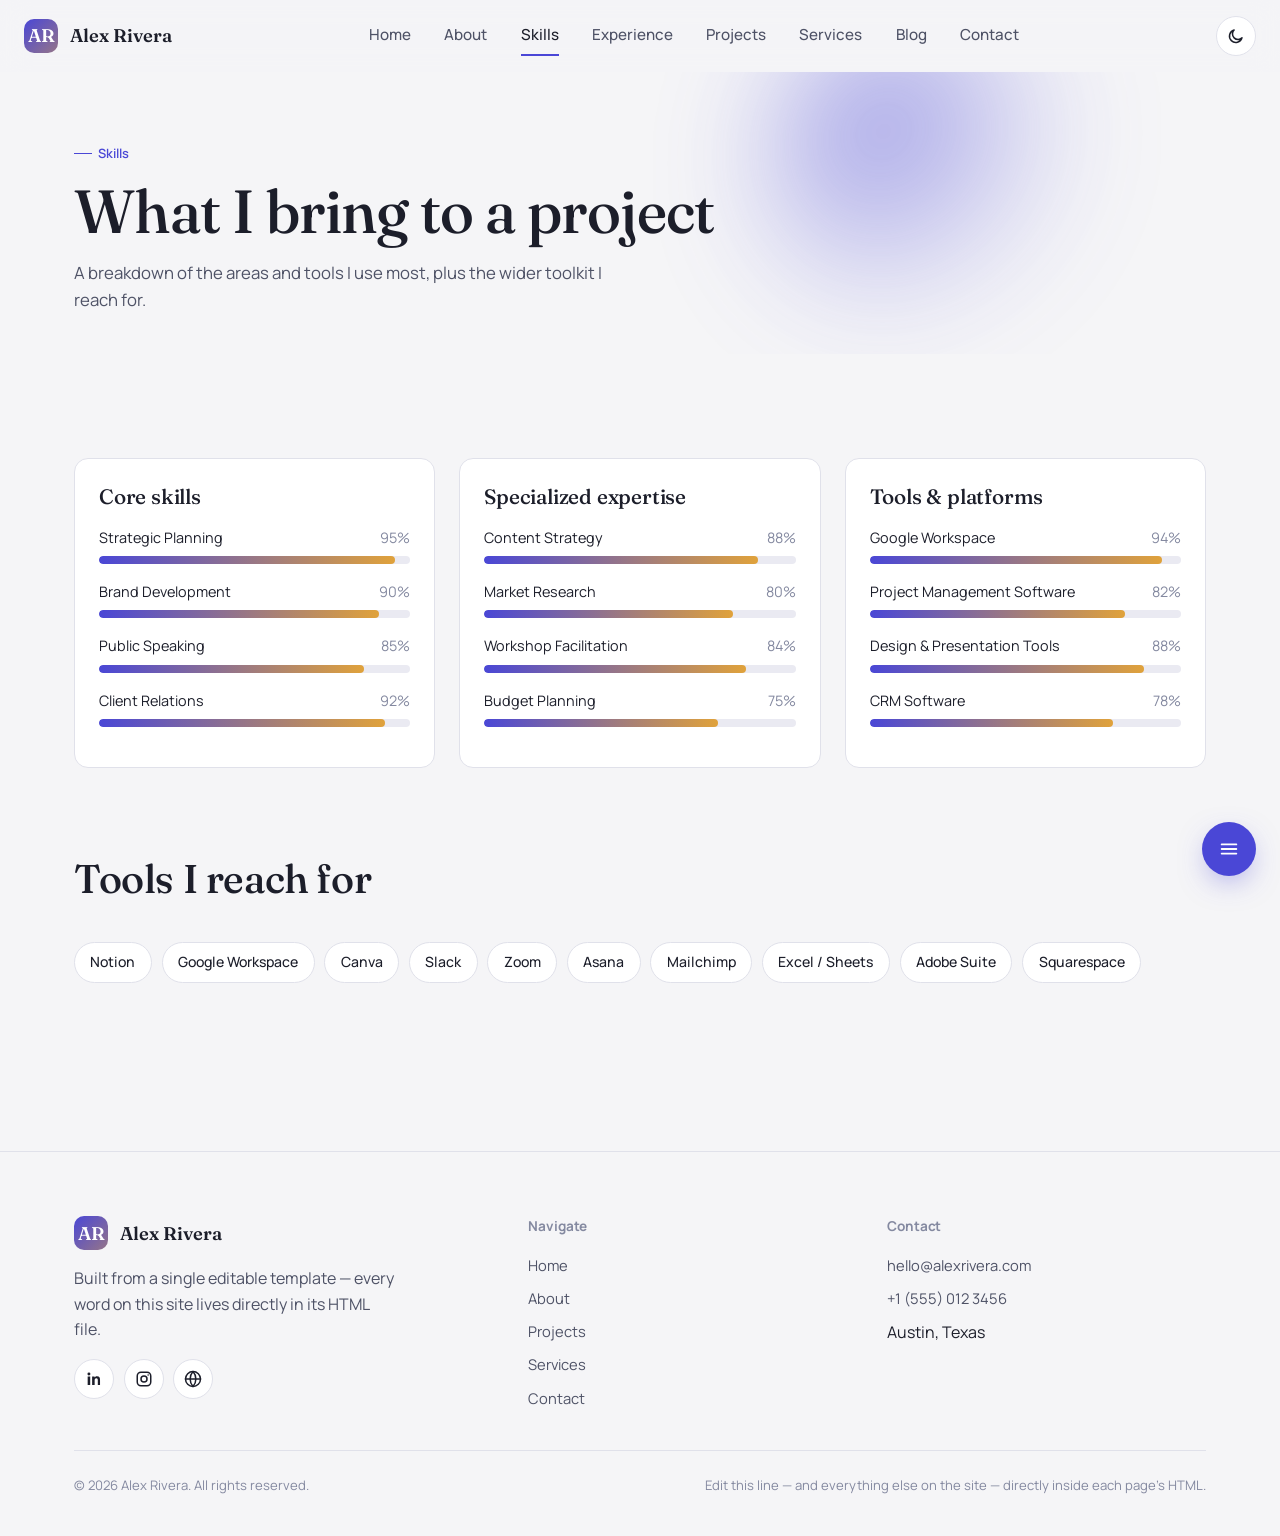
<file: skills.html>
<!doctype html>
<html lang="en">
<head>
<meta charset="UTF-8">
<meta name="viewport" content="width=device-width, initial-scale=1.0">
<title>Skills — Alex Rivera</title>
<meta name="description" content="Skills, specialties and tools.">
<script>
  // Applied before paint to avoid a flash of the wrong theme.
  (function(){
    try{
      var stored = localStorage.getItem('portfolio-theme');
      var prefersDark = window.matchMedia && window.matchMedia('(prefers-color-scheme: dark)').matches;
      if (stored === 'dark' || (!stored && prefersDark)) document.documentElement.classList.add('dark');
    }catch(e){}
  })();
</script>
<link rel="stylesheet" href="style.css">
</head>
<body>
  <header class="navbar" data-el="navbar">
    <div class="container">
      <a class="brand" href="index.html">
        <span class="brand-mark">AR</span>
        <span>Alex Rivera</span>
      </a>
      <nav class="nav-links" data-el="nav-links">
          <a href="index.html">Home</a>
          <a href="about.html">About</a>
          <a href="skills.html" aria-current="page">Skills</a>
          <a href="experience.html">Experience</a>
          <a href="projects.html">Projects</a>
          <a href="services.html">Services</a>
          <a href="blog.html">Blog</a>
          <a href="contact.html">Contact</a>
      </nav>
      <div class="nav-actions">
        <button class="icon-btn theme-toggle" type="button" aria-label="Toggle dark mode" data-action="theme-toggle">
          <span class="sun"><svg viewBox="0 0 24 24" fill="none" stroke="currentColor" stroke-width="2" stroke-linecap="round"><circle cx="12" cy="12" r="4"/><path d="M12 2v2M12 20v2M4.9 4.9l1.4 1.4M17.7 17.7l1.4 1.4M2 12h2M20 12h2M4.9 19.1l1.4-1.4M17.7 6.3l1.4-1.4"/></svg></span><span class="moon"><svg viewBox="0 0 24 24" fill="none" stroke="currentColor" stroke-width="2" stroke-linecap="round" stroke-linejoin="round"><path d="M20 14.5A8.5 8.5 0 1 1 9.5 4a7 7 0 0 0 10.5 10.5Z"/></svg></span>
        </button>
        <button class="icon-btn nav-burger" type="button" aria-label="Toggle menu" data-action="burger">
          <svg viewBox="0 0 24 24" fill="none" stroke="currentColor" stroke-width="2" stroke-linecap="round"><path d="M4 7h16M4 12h16M4 17h16"/></svg>
        </button>
      </div>
    </div>
  </header>

  <main>
    <section class="page-header">
      <div class="ambient"><div class="blob" style="width:320px;height:320px;top:-20%;left:60%"></div></div>
      <div class="container relative reveal is-visible">
        <div class="eyebrow">Skills</div>
        <h1>What I bring to a project</h1>
        <p>A breakdown of the areas and tools I use most, plus the wider toolkit I reach for.</p>
      </div>
    </section>

    <section><div class="container">
      <div class="grid grid-3">
        <div class="card skill-group reveal">
          <h3>Core skills</h3>
          <div class="skill-row" style="--level:95%">
            <div class="skill-row-head"><span>Strategic Planning</span><span>95%</span></div>
            <div class="skill-bar"><div class="skill-bar-fill"></div></div>
          </div>
          <div class="skill-row" style="--level:90%">
            <div class="skill-row-head"><span>Brand Development</span><span>90%</span></div>
            <div class="skill-bar"><div class="skill-bar-fill"></div></div>
          </div>
          <div class="skill-row" style="--level:85%">
            <div class="skill-row-head"><span>Public Speaking</span><span>85%</span></div>
            <div class="skill-bar"><div class="skill-bar-fill"></div></div>
          </div>
          <div class="skill-row" style="--level:92%">
            <div class="skill-row-head"><span>Client Relations</span><span>92%</span></div>
            <div class="skill-bar"><div class="skill-bar-fill"></div></div>
          </div>
        </div>
        <div class="card skill-group reveal">
          <h3>Specialized expertise</h3>
          <div class="skill-row" style="--level:88%">
            <div class="skill-row-head"><span>Content Strategy</span><span>88%</span></div>
            <div class="skill-bar"><div class="skill-bar-fill"></div></div>
          </div>
          <div class="skill-row" style="--level:80%">
            <div class="skill-row-head"><span>Market Research</span><span>80%</span></div>
            <div class="skill-bar"><div class="skill-bar-fill"></div></div>
          </div>
          <div class="skill-row" style="--level:84%">
            <div class="skill-row-head"><span>Workshop Facilitation</span><span>84%</span></div>
            <div class="skill-bar"><div class="skill-bar-fill"></div></div>
          </div>
          <div class="skill-row" style="--level:75%">
            <div class="skill-row-head"><span>Budget Planning</span><span>75%</span></div>
            <div class="skill-bar"><div class="skill-bar-fill"></div></div>
          </div>
        </div>
        <div class="card skill-group reveal">
          <h3>Tools &amp; platforms</h3>
          <div class="skill-row" style="--level:94%">
            <div class="skill-row-head"><span>Google Workspace</span><span>94%</span></div>
            <div class="skill-bar"><div class="skill-bar-fill"></div></div>
          </div>
          <div class="skill-row" style="--level:82%">
            <div class="skill-row-head"><span>Project Management Software</span><span>82%</span></div>
            <div class="skill-bar"><div class="skill-bar-fill"></div></div>
          </div>
          <div class="skill-row" style="--level:88%">
            <div class="skill-row-head"><span>Design &amp; Presentation Tools</span><span>88%</span></div>
            <div class="skill-bar"><div class="skill-bar-fill"></div></div>
          </div>
          <div class="skill-row" style="--level:78%">
            <div class="skill-row-head"><span>CRM Software</span><span>78%</span></div>
            <div class="skill-bar"><div class="skill-bar-fill"></div></div>
          </div>
        </div>
      </div>

      <div class="section-head reveal" style="margin-top:3rem"><h2>Tools I reach for</h2></div>
      <div class="chip-cloud reveal">
        <span class="chip">Notion</span><span class="chip">Google Workspace</span><span class="chip">Canva</span>
        <span class="chip">Slack</span><span class="chip">Zoom</span><span class="chip">Asana</span>
        <span class="chip">Mailchimp</span><span class="chip">Excel / Sheets</span><span class="chip">Adobe Suite</span>
        <span class="chip">Squarespace</span>
      </div>
    </div></section>
  </main>

  <footer>
    <div class="container">
      <div class="footer-grid">
        <div class="footer-brand">
          <div class="brand"><span class="brand-mark">AR</span><span>Alex Rivera</span></div>
          <p>Built from a single editable template — every word on this site lives directly in its HTML file.</p>
          <div class="socials-row" style="margin-top:1rem">
            <a class="icon-btn" href="https://linkedin.com/" target="_blank" rel="noopener" aria-label="LinkedIn"><svg viewBox="0 0 24 24" fill="currentColor"><path d="M6.94 8.5H3.56V20h3.38V8.5ZM5.25 3.25a1.97 1.97 0 1 0 0 3.94 1.97 1.97 0 0 0 0-3.94ZM20.44 20h-3.37v-5.9c0-1.4-.03-3.2-1.95-3.2-1.96 0-2.26 1.53-2.26 3.1V20H9.5V8.5h3.24v1.57h.05c.45-.85 1.55-1.75 3.2-1.75 3.42 0 4.05 2.25 4.05 5.18V20Z"/></svg></a>
            <a class="icon-btn" href="https://instagram.com/" target="_blank" rel="noopener" aria-label="Instagram"><svg viewBox="0 0 24 24" fill="none" stroke="currentColor" stroke-width="2"><rect x="3" y="3" width="18" height="18" rx="5"/><circle cx="12" cy="12" r="4"/><circle cx="17.5" cy="6.5" r="1" fill="currentColor" stroke="none"/></svg></a>
            <a class="icon-btn" href="https://example.com/" target="_blank" rel="noopener" aria-label="Website"><svg viewBox="0 0 24 24" fill="none" stroke="currentColor" stroke-width="2" stroke-linecap="round" stroke-linejoin="round"><circle cx="12" cy="12" r="10"/><path d="M2 12h20M12 2a15 15 0 0 1 0 20 15 15 0 0 1 0-20Z"/></svg></a>
          </div>
        </div>
        <div>
          <h4>Navigate</h4>
          <div class="flinks">
            <a href="index.html">Home</a>
            <a href="about.html">About</a>
            <a href="projects.html">Projects</a>
            <a href="services.html">Services</a>
            <a href="contact.html">Contact</a>
          </div>
        </div>
        <div>
          <h4>Contact</h4>
          <div class="flinks">
            <a href="mailto:hello@alexrivera.com">hello@alexrivera.com</a>
            <a href="tel:+15550123456">+1 (555) 012 3456</a>
            <span>Austin, Texas</span>
          </div>
        </div>
      </div>
      <div class="footer-bottom">
        <span>&copy; 2026 Alex Rivera. All rights reserved.</span>
        <span>Edit this line — and everything else on the site — directly inside each page's HTML.</span>
      </div>
    </div>
  </footer>

  <div class="sidebar-overlay" data-action="sidebar-close"></div>
  <aside class="sidebar" data-el="sidebar">
    <div class="sidebar-top">
      <div class="brand"><span class="brand-mark">AR</span><span>Alex Rivera</span></div>
      <button class="sidebar-close" type="button" data-action="sidebar-close" aria-label="Close menu"><svg viewBox="0 0 24 24" fill="none" stroke="currentColor" stroke-width="2" stroke-linecap="round"><path d="M6 6l12 12M18 6L6 18"/></svg></button>
    </div>
    <h4>Quick links</h4>
    <nav class="sidebar-nav">
        <a href="index.html"><svg viewBox="0 0 24 24" fill="none" stroke="currentColor" stroke-width="2" stroke-linecap="round" stroke-linejoin="round"><path d="m3 9 9-7 9 7v11a2 2 0 0 1-2 2H5a2 2 0 0 1-2-2Z"/></svg><span>Home</span></a>
        <a href="about.html"><svg viewBox="0 0 24 24" fill="none" stroke="currentColor" stroke-width="2" stroke-linecap="round" stroke-linejoin="round"><circle cx="12" cy="8" r="4"/><path d="M4 21c1.5-4 5-6 8-6s6.5 2 8 6"/></svg><span>About</span></a>
        <a href="skills.html" aria-current="page"><svg viewBox="0 0 24 24" fill="none" stroke="currentColor" stroke-width="2" stroke-linecap="round" stroke-linejoin="round"><path d="M12 20V10M18 20V4M6 20v-4"/></svg><span>Skills</span></a>
        <a href="experience.html"><svg viewBox="0 0 24 24" fill="none" stroke="currentColor" stroke-width="2" stroke-linecap="round" stroke-linejoin="round"><rect x="2" y="7" width="20" height="14" rx="2"/><path d="M16 21V5a2 2 0 0 0-2-2h-4a2 2 0 0 0-2 2v16"/></svg><span>Experience</span></a>
        <a href="projects.html"><svg viewBox="0 0 24 24" fill="none" stroke="currentColor" stroke-width="2" stroke-linecap="round" stroke-linejoin="round"><path d="M3 7a2 2 0 0 1 2-2h4l2 2h8a2 2 0 0 1 2 2v8a2 2 0 0 1-2 2H5a2 2 0 0 1-2-2Z"/></svg><span>Projects</span></a>
        <a href="services.html"><svg viewBox="0 0 24 24" fill="none" stroke="currentColor" stroke-width="2" stroke-linecap="round" stroke-linejoin="round"><circle cx="12" cy="12" r="9"/><circle cx="12" cy="12" r="5"/><circle cx="12" cy="12" r="1" fill="currentColor"/></svg><span>Services</span></a>
        <a href="blog.html"><svg viewBox="0 0 24 24" fill="none" stroke="currentColor" stroke-width="2" stroke-linecap="round" stroke-linejoin="round"><path d="M4 19.5A2.5 2.5 0 0 1 6.5 17H20"/><path d="M6.5 2H20v20H6.5A2.5 2.5 0 0 1 4 19.5v-15A2.5 2.5 0 0 1 6.5 2Z"/></svg><span>Blog</span></a>
        <a href="contact.html"><svg viewBox="0 0 24 24" fill="none" stroke="currentColor" stroke-width="2" stroke-linecap="round" stroke-linejoin="round"><rect x="2" y="4" width="20" height="16" rx="2"/><path d="m22 6-10 7L2 6"/></svg><span>Contact</span></a>
    </nav>
    <div class="sidebar-card">
      <p>Open to new projects</p>
      <a class="btn btn-primary btn-sm" href="contact.html">Get in touch</a>
    </div>
    <h4>Elsewhere</h4>
    <div class="sidebar-socials">
      <a class="icon-btn" href="https://linkedin.com/" target="_blank" rel="noopener" aria-label="LinkedIn"><svg viewBox="0 0 24 24" fill="currentColor"><path d="M6.94 8.5H3.56V20h3.38V8.5ZM5.25 3.25a1.97 1.97 0 1 0 0 3.94 1.97 1.97 0 0 0 0-3.94ZM20.44 20h-3.37v-5.9c0-1.4-.03-3.2-1.95-3.2-1.96 0-2.26 1.53-2.26 3.1V20H9.5V8.5h3.24v1.57h.05c.45-.85 1.55-1.75 3.2-1.75 3.42 0 4.05 2.25 4.05 5.18V20Z"/></svg></a>
      <a class="icon-btn" href="https://instagram.com/" target="_blank" rel="noopener" aria-label="Instagram"><svg viewBox="0 0 24 24" fill="none" stroke="currentColor" stroke-width="2"><rect x="3" y="3" width="18" height="18" rx="5"/><circle cx="12" cy="12" r="4"/><circle cx="17.5" cy="6.5" r="1" fill="currentColor" stroke="none"/></svg></a>
      <a class="icon-btn" href="https://example.com/" target="_blank" rel="noopener" aria-label="Website"><svg viewBox="0 0 24 24" fill="none" stroke="currentColor" stroke-width="2" stroke-linecap="round" stroke-linejoin="round"><circle cx="12" cy="12" r="10"/><path d="M2 12h20M12 2a15 15 0 0 1 0 20 15 15 0 0 1 0-20Z"/></svg></a>
    </div>
    <div class="sidebar-foot">hello@alexrivera.com<br>Austin, Texas</div>
  </aside>
  <button class="sidebar-toggle" type="button" aria-label="Open quick navigation" data-action="sidebar-open"><svg viewBox="0 0 24 24" fill="none" stroke="currentColor" stroke-width="2" stroke-linecap="round"><path d="M4 7h16M4 12h16M4 17h16"/></svg></button>
  <script src="main.js"></script>
</body>
</html>
</file>
<file: style.css>
/* =========================================================================
   PORTFOLIO STYLESHEET
   -------------------------------------------------------------------------
   Everything you're likely to want to re-theme lives in the :root block
   below. Change the colors, fonts or spacing there and the whole site
   updates. Component styles are grouped and labelled with big comment
   headers so you can jump straight to the part you want to edit.
   ========================================================================= */

@import url('https://fonts.googleapis.com/css2?family=Fraunces:ital,opsz,wght@0,9..144,400;0,9..144,500;0,9..144,600;1,9..144,500&family=Manrope:wght@400;500;600;700;800&display=swap');

/* -------------------------------------------------------------------------
   1. DESIGN TOKENS — edit these to re-theme the entire site
   ---------------------------------------------------------------------- */
:root{
  /* ---- Light palette (default) ---- */
  --bg:            #F5F5F7;   /* page background — cool paper */
  --bg-alt:        #EAEAF2;   /* secondary section background */
  --surface:       #FFFFFF;   /* cards, panels */
  --surface-line:  #E0E1EA;   /* hairline borders */
  --ink:           #1C1E2A;   /* primary text */
  --ink-soft:      #4E5266;   /* secondary text */
  --muted:         #8489A0;   /* tertiary / captions */
  --accent:        #4A47D6;   /* primary accent — indigo */
  --accent-ink:    #FFFFFF;   /* text on accent background */
  --accent-soft:   #E9E8FB;   /* tinted accent background */
  --accent-2:      #E0A23B;   /* secondary accent — warm amber, used sparingly */
  --shadow:        0 1px 2px rgba(28,30,42,0.05);

  /* ---- Type ---- */
  --font-display: 'Fraunces', Georgia, 'Times New Roman', serif;
  --font-body:    'Manrope', -apple-system, BlinkMacSystemFont, 'Segoe UI', sans-serif;

  /* ---- Layout ---- */
  --maxw:          1180px;
  --nav-h:         72px;
  --radius-sm:     8px;
  --radius-md:     14px;
  --radius-lg:     22px;
  --space-1:       0.5rem;
  --space-2:       1rem;
  --space-3:       1.5rem;
  --space-4:       2.5rem;
  --space-5:       4rem;
  --space-6:       6.5rem;

  /* ---- Motion ---- */
  --ease: cubic-bezier(.4,0,.2,1);
  --dur-fast: 220ms;
  --dur-med: 480ms;
  --dur-slow: 900ms;

  color-scheme: light;
}

html.dark{
  --bg:            #12131C;
  --bg-alt:        #181A26;
  --surface:       #1B1D2A;
  --surface-line:  #2B2E40;
  --ink:           #EDEEF5;
  --ink-soft:      #B2B6C9;
  --muted:         #767AA0;
  --accent:        #8B87F5;
  --accent-ink:    #12111F;
  --accent-soft:   #242540;
  --accent-2:      #F0B65C;
  --shadow:        0 1px 2px rgba(0,0,0,0.4);
  color-scheme: dark;
}

/* -------------------------------------------------------------------------
   2. RESET & BASE
   ---------------------------------------------------------------------- */
*, *::before, *::after{ box-sizing: border-box; }
html{ scroll-behavior: smooth; overflow-x: hidden; width: 100%; }
body{
  margin: 0;
  width: 100%;
  max-width: 100vw;
  background: var(--bg);
  color: var(--ink);
  font-family: var(--font-body);
  font-size: 16px;
  line-height: 1.6;
  -webkit-font-smoothing: antialiased;
  transition: background var(--dur-med) var(--ease), color var(--dur-med) var(--ease);
  overflow-x: hidden;
}
img, svg{ display:block; max-width:100%; }
a{ color: inherit; text-decoration:none; }
ul{ margin:0; padding:0; list-style:none; }
h1,h2,h3,h4,p{ margin:0; }
button{ font-family: inherit; cursor:pointer; }
input, textarea, select{ font-family: inherit; font-size: 1rem; }

h1,h2,h3,h4{ font-family: var(--font-display); color: var(--ink); font-weight:500; letter-spacing:-0.01em; }
h1{ font-size: clamp(2.4rem, 5vw, 3.8rem); line-height:1.06; }
h2{ font-size: clamp(1.7rem, 3.4vw, 2.5rem); line-height:1.15; }
h3{ font-size: 1.3rem; line-height:1.3; }
p{ color: var(--ink-soft); }

::selection{ background: var(--accent); color: var(--accent-ink); }

:focus-visible{
  outline: 2px solid var(--accent);
  outline-offset: 3px;
  border-radius: 4px;
}

.container{
  max-width: var(--maxw);
  margin: 0 auto;
  padding: 0 var(--space-3);
}

.eyebrow{
  display:inline-flex;
  align-items:center;
  gap:.5em;
  font-size:.8rem;
  color: var(--accent);
  font-weight:600;
}
.eyebrow::before{
  content:"";
  width:18px; height:1px;
  background: var(--accent);
}

section{ padding: var(--space-6) 0; }
.section-head{ max-width: 620px; margin-bottom: var(--space-4); }
.section-head p{ margin-top: var(--space-2); }

@media (prefers-reduced-motion: reduce){
  *, *::before, *::after{
    animation-duration: 0.001ms !important;
    animation-iteration-count: 1 !important;
    transition-duration: 0.001ms !important;
    scroll-behavior: auto !important;
  }
}

/* -------------------------------------------------------------------------
   3. BUTTONS & FORM ELEMENTS
   ---------------------------------------------------------------------- */
.btn{
  display:inline-flex;
  align-items:center;
  justify-content:center;
  gap:.6em;
  padding: 0.85em 1.6em;
  border-radius: 999px;
  font-weight:600;
  font-size: 0.95rem;
  border: 1px solid transparent;
  transition: transform var(--dur-fast) var(--ease), background var(--dur-fast) var(--ease), border-color var(--dur-fast) var(--ease), color var(--dur-fast) var(--ease);
  white-space: nowrap;
}
.btn:active{ transform: scale(0.97); }
.btn-primary{ background: var(--accent); color: var(--accent-ink); }
.btn-primary:hover{ background: var(--ink); color: var(--bg); }
html.dark .btn-primary:hover{ background:#fff; color:#0B1210; }
.btn-outline{ background: transparent; border-color: var(--surface-line); color: var(--ink); }
.btn-outline:hover{ border-color: var(--accent); color: var(--accent); }
.btn-ghost{ background: transparent; color: var(--ink-soft); padding: 0.85em 1em; }
.btn-ghost:hover{ color: var(--accent); }
.btn-sm{ padding: 0.55em 1.1em; font-size:.85rem; }

.field{ display:flex; flex-direction:column; gap:.5em; margin-bottom: var(--space-2); }
.field label{ font-size:.85rem; font-weight:600; color: var(--ink-soft); }
.field input, .field textarea{
  background: var(--surface);
  border: 1px solid var(--surface-line);
  border-radius: var(--radius-sm);
  padding: .85em 1em;
  color: var(--ink);
  transition: border-color var(--dur-fast) var(--ease), box-shadow var(--dur-fast) var(--ease);
}
.field input:focus, .field textarea:focus{
  outline:none;
  border-color: var(--accent);
  box-shadow: 0 0 0 4px var(--accent-soft);
}
.field textarea{ resize: vertical; min-height: 130px; }

/* -------------------------------------------------------------------------
   4. NAVBAR (sticky on every page)
   ---------------------------------------------------------------------- */
.navbar{
  position: sticky;
  top: 0;
  z-index: 100;
  height: var(--nav-h);
  display:flex;
  align-items:center;
  background: color-mix(in srgb, var(--bg) 82%, transparent);
  backdrop-filter: blur(14px) saturate(140%);
  -webkit-backdrop-filter: blur(14px) saturate(140%);
  border-bottom: 1px solid transparent;
  transition: border-color var(--dur-fast) var(--ease), background var(--dur-med) var(--ease);
}
.navbar.is-scrolled{ border-bottom-color: var(--surface-line); }
.navbar .container{
  display:flex;
  align-items:center;
  justify-content:space-between;
  gap: var(--space-3);
  flex-wrap: nowrap;
  max-width: none;
  width: 100%;
}

.brand{ display:flex; align-items:center; gap:.65em; font-family: var(--font-display); font-size:1.15rem; font-weight:600; flex-shrink:0; }
.brand-mark{
  width: 34px; height:34px; border-radius: 10px;
  background: linear-gradient(135deg, var(--accent), var(--accent-2));
  color: var(--accent-ink);
  display:flex; align-items:center; justify-content:center;
  font-family: var(--font-display);
  font-weight:600;
  flex-shrink:0;
  background-size: 200% 200%;
  animation: gradientDrift 12s ease-in-out infinite;
}

.nav-links{
  display:flex;
  align-items:center;
  justify-content:center;
  flex: 1 1 auto;
  min-width: 0;
  gap: clamp(1rem, 2.6vw, 2.5rem);
}
.nav-links a{
  position:relative;
  font-size: clamp(0.85rem, 1.4vw, 0.95rem);
  font-weight:500;
  color: var(--ink-soft);
  padding: .3em 0;
  white-space: nowrap;
  transition: color var(--dur-fast) var(--ease);
}
.nav-links a::after{
  content:"";
  position:absolute; left:0; right:100%; bottom:-4px;
  height:2px; background: var(--accent);
  transition: right var(--dur-med) var(--ease);
}
.nav-links a:hover, .nav-links a[aria-current="page"]{ color: var(--ink); }
.nav-links a:hover::after, .nav-links a[aria-current="page"]::after{ right:0; }

.nav-actions{ display:flex; align-items:center; gap: .6em; flex-shrink:0; }

.icon-btn{
  width:40px; height:40px;
  display:flex; align-items:center; justify-content:center;
  border-radius: 999px;
  border: 1px solid var(--surface-line);
  background: var(--surface);
  color: var(--ink);
  transition: transform var(--dur-fast) var(--ease), border-color var(--dur-fast) var(--ease), color var(--dur-fast) var(--ease);
  flex-shrink:0;
}
.icon-btn:hover{ border-color: var(--accent); color: var(--accent); transform: translateY(-2px); }
.icon-btn svg{ width:18px; height:18px; }

.theme-toggle .sun{ display:none; }
html.dark .theme-toggle .moon{ display:none; }
html.dark .theme-toggle .sun{ display:block; }
.theme-toggle svg{ transition: transform var(--dur-med) var(--ease); }
.theme-toggle:hover svg{ transform: rotate(24deg); }

.nav-burger{ display:none; }

/* -------------------------------------------------------------------------
   5. SIDEBAR (persistent quick-access panel, all pages)
   ---------------------------------------------------------------------- */
.sidebar-toggle{
  position: fixed;
  right: var(--space-3);
  bottom: var(--space-3);
  z-index: 150;
  width: 54px; height:54px;
  border-radius: 999px;
  background: var(--accent);
  color: var(--accent-ink);
  border:none;
  display:flex; align-items:center; justify-content:center;
  box-shadow: 0 10px 30px -8px color-mix(in srgb, var(--accent) 55%, transparent);
  animation: floatY 5s ease-in-out infinite;
  transition: transform var(--dur-fast) var(--ease);
}
.sidebar-toggle:hover{ transform: scale(1.07); }
.sidebar-toggle svg{ width:22px; height:22px; }

.sidebar-overlay{
  position: fixed; inset:0;
  background: rgba(10,12,11,0.35);
  backdrop-filter: blur(2px);
  z-index: 190;
  opacity:0; pointer-events:none;
  transition: opacity var(--dur-med) var(--ease);
}
.sidebar-overlay.is-open{ opacity:1; pointer-events:auto; }

.sidebar{
  position: fixed;
  top:0; right:0; bottom:0;
  width: min(360px, 88vw);
  background: var(--surface);
  border-left: 1px solid var(--surface-line);
  z-index: 200;
  transform: translateX(100%);
  transition: transform var(--dur-med) var(--ease);
  display:flex; flex-direction:column;
  padding: var(--space-3);
  overflow-y:auto;
}
.sidebar.is-open{ transform: translateX(0); }

.sidebar-top{ display:flex; align-items:center; justify-content:space-between; margin-bottom: var(--space-3); }
.sidebar-close{ background:none; border:none; color: var(--ink-soft); width:36px; height:36px; border-radius:999px; display:flex; align-items:center; justify-content:center; }
.sidebar-close:hover{ background: var(--bg-alt); color: var(--ink); }

.sidebar h4{ font-size:.78rem; text-transform: none; letter-spacing:.02em; color: var(--muted); margin: var(--space-3) 0 .8em; font-family: var(--font-body); font-weight:700; }
.sidebar-nav a{
  display:flex; align-items:center; gap:.7em;
  padding: .7em .5em;
  border-radius: var(--radius-sm);
  color: var(--ink-soft);
  font-weight:500;
  transition: background var(--dur-fast) var(--ease), color var(--dur-fast) var(--ease), padding-left var(--dur-fast) var(--ease);
}
.sidebar-nav a:hover, .sidebar-nav a[aria-current="page"]{ background: var(--accent-soft); color: var(--accent); padding-left: .9em; }
.sidebar-nav a svg{ width:17px; height:17px; flex-shrink:0; }

.sidebar-card{
  background: var(--bg-alt);
  border-radius: var(--radius-md);
  padding: var(--space-3);
  margin-top: var(--space-2);
}
.sidebar-card p{ font-size:.9rem; margin-bottom: var(--space-2); }
.sidebar-socials{ display:flex; gap:.5em; flex-wrap:wrap; margin-top: var(--space-3); }
.sidebar-foot{ margin-top:auto; padding-top: var(--space-3); font-size:.8rem; color: var(--muted); }

/* -------------------------------------------------------------------------
   6. BACKGROUND AMBIENCE (slow moving blobs, used behind hero / section bg)
   ---------------------------------------------------------------------- */
.ambient{
  position:absolute; inset:0;
  overflow:hidden;
  z-index:0;
  pointer-events:none;
}
.blob{
  position:absolute;
  border-radius:50%;
  filter: blur(60px);
  opacity: .55;
  background: radial-gradient(circle at 30% 30%, var(--accent), transparent 70%);
  animation: drift1 26s ease-in-out infinite;
}
.blob.b2{
  background: radial-gradient(circle at 30% 30%, var(--accent-2), transparent 70%);
  animation: drift2 32s ease-in-out infinite;
  opacity:.4;
}
html.dark .blob{ opacity:.28; }

.relative{ position:relative; z-index:1; }

/* -------------------------------------------------------------------------
   7. KEYFRAME ANIMATIONS — slow, ambient motion used across the site
   ---------------------------------------------------------------------- */
@keyframes gradientDrift{
  0%,100%{ background-position: 0% 50%; }
  50%{ background-position: 100% 50%; }
}
@keyframes drift1{
  0%,100%{ transform: translate(0,0) scale(1); }
  33%{ transform: translate(6%, 8%) scale(1.12); }
  66%{ transform: translate(-4%, 4%) scale(0.94); }
}
@keyframes drift2{
  0%,100%{ transform: translate(0,0) scale(1); }
  50%{ transform: translate(-8%, -6%) scale(1.15); }
}
@keyframes floatY{
  0%,100%{ transform: translateY(0); }
  50%{ transform: translateY(-8px); }
}
@keyframes spinSlow{
  to{ transform: rotate(360deg); }
}
@keyframes marquee{
  from{ transform: translateX(0); }
  to{ transform: translateX(-50%); }
}
@keyframes fillBar{
  from{ width:0; }
}
@keyframes drawLine{
  from{ transform: scaleY(0); }
  to{ transform: scaleY(1); }
}
@keyframes pulseRing{
  0%{ box-shadow: 0 0 0 0 color-mix(in srgb, var(--accent) 30%, transparent); }
  70%{ box-shadow: 0 0 0 22px color-mix(in srgb, var(--accent) 0%, transparent); }
  100%{ box-shadow: 0 0 0 0 color-mix(in srgb, var(--accent) 0%, transparent); }
}
@keyframes caretBlink{
  0%,100%{ opacity:1; }
  50%{ opacity:0; }
}

/* generic scroll reveal, applied once per section via IntersectionObserver */
.reveal{ opacity:0; transform: translateY(22px); transition: opacity var(--dur-slow) var(--ease), transform var(--dur-slow) var(--ease); }
.reveal.is-visible{ opacity:1; transform: translateY(0); }

/* -------------------------------------------------------------------------
   8. HERO
   ---------------------------------------------------------------------- */
.hero{
  position:relative;
  padding: var(--space-6) 0 var(--space-5);
  overflow:hidden;
}
.hero .container{ position:relative; z-index:1; }
.hero-grid{ display:grid; grid-template-columns: 1.15fr 0.85fr; gap: var(--space-5); align-items:center; }
.hero-eyebrow{ margin-bottom: var(--space-2); }
.hero-caret{
  display:inline-block;
  width:2px; height:.9em;
  background: var(--accent);
  margin-left:.3em;
  vertical-align:middle;
  animation: caretBlink 1.1s step-start infinite;
}
.hero h1{ margin-bottom: var(--space-3); }
.hero h1 .accent-word{
  font-style: italic;
  background: linear-gradient(90deg, var(--accent), var(--accent-2), var(--accent));
  background-size: 200% auto;
  -webkit-background-clip: text;
  background-clip: text;
  color: transparent;
  animation: gradientDrift 8s ease-in-out infinite;
}
.hero-sub{ font-size: 1.15rem; max-width: 46ch; margin-bottom: var(--space-4); }
.hero-cta{ display:flex; gap: var(--space-2); flex-wrap:wrap; margin-bottom: var(--space-4); }
.hero-meta{ display:flex; gap: var(--space-4); flex-wrap:wrap; }
.hero-meta div{ display:flex; flex-direction:column; }
.hero-meta strong{ font-family: var(--font-display); font-size:1.5rem; color: var(--ink); }
.hero-meta span{ font-size:.82rem; color: var(--muted); }

.hero-visual{
  position:relative;
  aspect-ratio: 1/1;
  border-radius: var(--radius-lg);
  background: linear-gradient(155deg, var(--accent-soft), var(--surface));
  border: 1px solid var(--surface-line);
  display:flex; align-items:center; justify-content:center;
  overflow:hidden;
}
.hero-visual-orbit{
  position:absolute; inset: 14%;
  border: 1px dashed color-mix(in srgb, var(--accent) 45%, transparent);
  border-radius: 50%;
  animation: spinSlow 40s linear infinite;
}
.hero-visual-mono{
  font-family: var(--font-display);
  font-size: 5.5rem;
  color: var(--accent);
}

.marquee{
  border-top: 1px solid var(--surface-line);
  border-bottom: 1px solid var(--surface-line);
  padding: var(--space-3) 0;
  overflow:hidden;
  white-space:nowrap;
}
.marquee-track{ display:inline-flex; gap: var(--space-5); animation: marquee 34s linear infinite; }
.marquee-track span{ font-family: var(--font-display); font-size:1.4rem; color: var(--muted); }

/* -------------------------------------------------------------------------
   8b. AVATAR / PHOTO PLACEHOLDER — used in the hero and on the About page
   until a real photo is added — see the HTML comment next to each
   .avatar-placeholder in index.html / about.html for how to swap it in.
   ---------------------------------------------------------------------- */
.avatar-slot{
  position:relative;
  width:100%;
  height:100%;
  display:flex;
  align-items:center;
  justify-content:center;
  overflow:hidden;
}
.avatar-slot img{ width:100%; height:100%; object-fit:cover; }
.avatar-placeholder{
  display:flex;
  flex-direction:column;
  align-items:center;
  justify-content:center;
  gap: .6em;
  width: 78%;
  height: 78%;
  border-radius: calc(var(--radius-lg) - 6px);
  border: 1.5px dashed color-mix(in srgb, var(--accent) 50%, transparent);
  background: color-mix(in srgb, var(--surface) 60%, transparent);
  color: var(--accent);
  text-align:center;
  padding: var(--space-2);
}
.avatar-placeholder svg{ width:34px; height:34px; }
.avatar-placeholder span{ font-size:.8rem; font-weight:600; color: var(--ink-soft); max-width:16ch; }
.avatar-ring{
  position:absolute;
  inset: 6%;
  border-radius:50%;
  background: conic-gradient(from 0deg, var(--accent), var(--accent-2), var(--accent));
  opacity:.16;
  animation: spinSlow 18s linear infinite;
}
.avatar-pulse{
  position:absolute;
  inset:0;
  border-radius: inherit;
  box-shadow: 0 0 0 0 color-mix(in srgb, var(--accent) 35%, transparent);
  animation: pulseRing 4.5s ease-out infinite;
}

/* -------------------------------------------------------------------------
   9. CARDS — projects / services / blog / generic
   ---------------------------------------------------------------------- */
.grid{ display:grid; gap: var(--space-3); }
.grid-2{ grid-template-columns: repeat(2, 1fr); }
.grid-3{ grid-template-columns: repeat(3, 1fr); }
.grid-4{ grid-template-columns: repeat(4, 1fr); }

/* staggered entrance so grids of cards don't all fade in at once */
.grid > .reveal:nth-child(1){ transition-delay: 0s; }
.grid > .reveal:nth-child(2){ transition-delay: .08s; }
.grid > .reveal:nth-child(3){ transition-delay: .16s; }
.grid > .reveal:nth-child(4){ transition-delay: .24s; }
.grid > .reveal:nth-child(5){ transition-delay: .32s; }
.grid > .reveal:nth-child(6){ transition-delay: .4s; }

.card{
  background: var(--surface);
  border: 1px solid var(--surface-line);
  border-radius: var(--radius-md);
  padding: var(--space-3);
  transition: border-color var(--dur-fast) var(--ease), transform var(--dur-fast) var(--ease);
}
.card:hover{ border-color: var(--accent); }

.project-card{ display:flex; flex-direction:column; gap: var(--space-2); }
.project-thumb{
  aspect-ratio: 16/10;
  border-radius: var(--radius-sm);
  background: linear-gradient(135deg, var(--accent-soft), var(--bg-alt));
  display:flex; align-items:center; justify-content:center;
  font-family: var(--font-display);
  font-size: 2.2rem;
  color: var(--accent);
  overflow:hidden;
  position:relative;
}
.project-thumb::after{
  content:"";
  position:absolute; inset:-40%;
  background: radial-gradient(circle, color-mix(in srgb, var(--accent-2) 30%, transparent), transparent 65%);
  animation: drift1 20s ease-in-out infinite;
}
.tag-row{ display:flex; flex-wrap:wrap; gap:.4em; }
.tag{
  font-size:.75rem;
  font-weight:600;
  padding: .35em .8em;
  border-radius: 999px;
  background: var(--accent-soft);
  color: var(--accent);
}
.project-card-foot{ display:flex; align-items:center; justify-content:space-between; margin-top:auto; }
.project-link{ font-weight:600; color: var(--accent); font-size:.9rem; display:inline-flex; align-items:center; gap:.4em; }
.project-link svg{ width:15px; height:15px; transition: transform var(--dur-fast) var(--ease); }
.project-link:hover svg{ transform: translate(3px,-3px); }

.service-card{ position:relative; overflow:hidden; }
.service-icon{
  width:48px; height:48px;
  border-radius: var(--radius-sm);
  background: var(--accent-soft);
  color: var(--accent);
  display:flex; align-items:center; justify-content:center;
  margin-bottom: var(--space-2);
}
.service-icon svg{ width:24px; height:24px; }
.service-card ul{ margin-top: var(--space-2); display:flex; flex-direction:column; gap:.5em; }
.service-card li{ display:flex; gap:.6em; font-size:.92rem; color: var(--ink-soft); }
.service-card li svg{ width:16px; height:16px; color: var(--accent); flex-shrink:0; margin-top:.2em; }

.blog-card{ display:flex; flex-direction:column; gap: var(--space-1); cursor:pointer; }
.blog-card summary{ display:block; list-style:none; position:relative; padding-right: 2rem; }
.blog-card summary::-webkit-details-marker{ display:none; }
.blog-card summary::after{
  content:"";
  position:absolute; right:.2rem; top:.35rem;
  width:10px; height:10px;
  border-right:2px solid var(--accent);
  border-bottom:2px solid var(--accent);
  transform: rotate(45deg);
  transition: transform var(--dur-fast) var(--ease);
}
.blog-card[open] summary::after{ transform: rotate(-135deg); }
.blog-date{ font-size:.8rem; color: var(--muted); font-weight:600; }
.blog-card h3{ transition: color var(--dur-fast) var(--ease); }
.blog-card:hover h3{ color: var(--accent); }
.blog-excerpt{ font-size:.94rem; }
.blog-body{ margin-top: var(--space-2); padding-top: var(--space-2); border-top:1px solid var(--surface-line); }
.blog-body p + p{ margin-top: var(--space-2); }

/* -------------------------------------------------------------------------
   10. SKILLS
   ---------------------------------------------------------------------- */
.skill-group{ margin-bottom: var(--space-4); }
.skill-group h3{ margin-bottom: var(--space-2); }
.skill-row{ margin-bottom: var(--space-2); }
.skill-row-head{ display:flex; justify-content:space-between; font-size:.9rem; margin-bottom:.5em; }
.skill-row-head span:last-child{ color: var(--muted); }
.skill-bar{ height:8px; border-radius:999px; background: var(--bg-alt); overflow:hidden; }
.skill-bar-fill{
  height:100%; border-radius:999px;
  background: linear-gradient(90deg, var(--accent), var(--accent-2));
  width:0;
  transition: width 1.1s var(--ease);
}
.skill-row.is-visible .skill-bar-fill{ width: var(--level); }

.chip-cloud{ display:flex; flex-wrap:wrap; gap:.6em; }
.chip{
  padding: .6em 1.1em;
  border-radius: 999px;
  border: 1px solid var(--surface-line);
  background: var(--surface);
  font-size:.88rem;
  font-weight:500;
  transition: transform var(--dur-fast) var(--ease), border-color var(--dur-fast) var(--ease);
}
.chip:hover{ border-color: var(--accent); transform: translateY(-3px); }

/* -------------------------------------------------------------------------
   11. TIMELINE (experience)
   ---------------------------------------------------------------------- */
.timeline{ position:relative; padding-left: 2.4rem; }
.timeline::before{
  content:"";
  position:absolute; left: 7px; top:6px; bottom:6px;
  width:2px;
  background: var(--surface-line);
  transform-origin: top;
}
.timeline::after{
  content:"";
  position:absolute; left: 7px; top:6px; bottom:6px;
  width:2px;
  background: var(--accent);
  transform: scaleY(0);
  transform-origin: top;
  animation: drawLine 1.8s var(--ease) forwards;
  animation-play-state: paused;
}
.timeline.is-visible::after{ animation-play-state: running; }

.timeline-item{ position:relative; padding-bottom: var(--space-4); }
.timeline-item:last-child{ padding-bottom:0; }
.timeline-dot{
  position:absolute; left: -2.4rem; top:4px;
  width:16px; height:16px; border-radius:50%;
  background: var(--surface);
  border: 2px solid var(--accent);
}
.timeline-item-head{ display:flex; flex-wrap:wrap; justify-content:space-between; gap:.5em; margin-bottom:.5em; }
.timeline-period{ font-size:.82rem; color: var(--muted); font-weight:600; white-space:nowrap; }
.timeline-org{ color: var(--accent); font-weight:600; font-size:.92rem; margin-bottom:.6em; }
.timeline-item ul{ margin-top:.6em; display:flex; flex-direction:column; gap:.4em; }
.timeline-item li{ font-size:.94rem; color: var(--ink-soft); position:relative; padding-left:1.1em; }
.timeline-item li::before{ content:"–"; position:absolute; left:0; color: var(--accent); }

/* -------------------------------------------------------------------------
   12. STATS / ABOUT
   ---------------------------------------------------------------------- */
.stat-grid{ display:grid; grid-template-columns: repeat(4,1fr); gap: var(--space-3); margin-top: var(--space-4); }
.stat{ border-top: 1px solid var(--surface-line); padding-top: var(--space-2); }
.stat strong{ display:block; font-family: var(--font-display); font-size:2.1rem; color: var(--ink); }
.stat span{ font-size:.85rem; color: var(--muted); }

.about-grid{ display:grid; grid-template-columns: 0.8fr 1.2fr; gap: var(--space-5); align-items:start; }
.about-portrait{
  aspect-ratio: 4/5;
  border-radius: var(--radius-lg);
  background: linear-gradient(160deg, var(--accent-soft), var(--bg-alt));
  border: 1px solid var(--surface-line);
  display:flex; align-items:center; justify-content:center;
  font-family: var(--font-display);
  font-size: 4rem;
  color: var(--accent);
  position:sticky;
  top: calc(var(--nav-h) + var(--space-3));
}
.about-copy p{ margin-bottom: var(--space-2); }
.value-list{ margin-top: var(--space-4); display:flex; flex-direction:column; gap: var(--space-2); }
.value-item{ display:flex; gap: var(--space-2); align-items:flex-start; border-top:1px solid var(--surface-line); padding-top: var(--space-2); }
.value-item svg{ width:20px; height:20px; color: var(--accent); margin-top:.2em; flex-shrink:0; }

/* -------------------------------------------------------------------------
   13. PAGE HEADER (sub-page hero band)
   ---------------------------------------------------------------------- */
.page-header{ padding: var(--space-5) 0 var(--space-4); position:relative; overflow:hidden; }
.page-header .eyebrow{ margin-bottom: var(--space-2); }
.page-header p{ max-width: 56ch; margin-top: var(--space-2); font-size:1.05rem; }
.breadcrumb{ display:flex; align-items:center; gap:.5em; font-size:.85rem; color: var(--muted); margin-bottom: var(--space-3); }
.breadcrumb a:hover{ color: var(--accent); }

/* -------------------------------------------------------------------------
   14. PROJECT DETAIL PAGE
   ---------------------------------------------------------------------- */
.pd-hero{ display:grid; grid-template-columns: 1fr; gap: var(--space-3); margin-bottom: var(--space-4); }
.pd-cover{
  aspect-ratio: 21/9;
  border-radius: var(--radius-lg);
  background: linear-gradient(135deg, var(--accent-soft), var(--bg-alt));
  border:1px solid var(--surface-line);
  display:flex; align-items:center; justify-content:center;
  font-family: var(--font-display); font-size:3rem; color: var(--accent);
  position:relative; overflow:hidden;
}
.pd-cover::before{
  content:"";
  position:absolute; inset:-30%;
  background: radial-gradient(circle at 20% 20%, color-mix(in srgb, var(--accent) 35%, transparent), transparent 60%);
  animation: drift2 24s ease-in-out infinite;
}
.pd-layout{ display:grid; grid-template-columns: 1fr 300px; gap: var(--space-5); }
.pd-body > * + *{ margin-top: var(--space-3); }
.pd-side{ display:flex; flex-direction:column; gap: var(--space-3); }
.pd-fact{ border-top:1px solid var(--surface-line); padding-top: var(--space-1); }
.pd-fact span{ display:block; font-size:.78rem; color: var(--muted); margin-bottom:.3em; }
.pd-fact strong{ font-size:.95rem; }
.pd-nav{ display:flex; justify-content:space-between; margin-top: var(--space-5); border-top:1px solid var(--surface-line); padding-top: var(--space-3); }

/* -------------------------------------------------------------------------
   15. CONTACT
   ---------------------------------------------------------------------- */
.contact-grid{ display:grid; grid-template-columns: 1fr 1fr; gap: var(--space-5); align-items:start; }
.contact-info-item{ display:flex; gap: var(--space-2); padding: var(--space-2) 0; border-top:1px solid var(--surface-line); }
.contact-info-item svg{ width:20px; height:20px; color: var(--accent); flex-shrink:0; margin-top:.15em; }
.contact-info-item strong{ display:block; margin-bottom:.2em; }
.socials-row{ display:flex; gap:.6em; margin-top: var(--space-3); }
.form-note{ font-size:.8rem; color: var(--muted); margin-top: var(--space-2); }

/* -------------------------------------------------------------------------
   16. FOOTER
   ---------------------------------------------------------------------- */
footer{ border-top:1px solid var(--surface-line); padding: var(--space-5) 0 var(--space-4); margin-top: var(--space-5); }
.footer-grid{ display:grid; grid-template-columns: 1.3fr 1fr 1fr; gap: var(--space-4); margin-bottom: var(--space-4); }
.footer-brand p{ margin-top: var(--space-2); max-width: 32ch; }
footer h4{ font-family: var(--font-body); font-size:.85rem; color: var(--muted); margin-bottom: var(--space-2); font-weight:700; }
footer .flinks{ display:flex; flex-direction:column; gap:.6em; }
footer .flinks a{ color: var(--ink-soft); font-size:.92rem; transition: color var(--dur-fast) var(--ease); }
footer .flinks a:hover{ color: var(--accent); }
.footer-bottom{ display:flex; justify-content:space-between; flex-wrap:wrap; gap:.5em; padding-top: var(--space-3); border-top:1px solid var(--surface-line); font-size:.82rem; color: var(--muted); }

/* -------------------------------------------------------------------------
   17. RESPONSIVE
   ---------------------------------------------------------------------- */
@media (max-width: 980px){
  .hero-grid{ grid-template-columns:1fr; }
  .hero-visual{ max-width:360px; margin:0 auto; }
  .about-grid, .contact-grid{ grid-template-columns:1fr; }
  .about-portrait{ position:static; max-width:280px; }
  .pd-layout{ grid-template-columns:1fr; }
  .grid-4{ grid-template-columns: repeat(2,1fr); }
  .grid-3{ grid-template-columns: repeat(2,1fr); }
  .footer-grid{ grid-template-columns: 1fr 1fr; }
  .stat-grid{ grid-template-columns: repeat(2,1fr); }
}

@media (max-width: 900px){
  :root{ --nav-h: 64px; }
  .nav-links{
    position: fixed;
    top: var(--nav-h); left:0; right:0;
    background: var(--surface);
    border-bottom: 1px solid var(--surface-line);
    flex-direction:column;
    align-items:flex-start;
    justify-content:flex-start;
    padding: var(--space-2) var(--space-3) var(--space-3);
    gap: var(--space-2);
    transform: translateY(-8px);
    opacity:0;
    pointer-events:none;
    transition: opacity var(--dur-fast) var(--ease), transform var(--dur-fast) var(--ease);
  }
  .nav-links a{ font-size:1rem; width:100%; padding: .5em 0; }
  .nav-links.is-open{ opacity:1; pointer-events:auto; transform: translateY(0); }
  .nav-burger{ display:flex; }
  .navbar .container{ padding-top:0; padding-bottom:0; }
}

@media (max-width: 720px){
  .grid-2, .grid-3, .grid-4{ grid-template-columns: 1fr; }
  .footer-grid{ grid-template-columns: 1fr; }
  .stat-grid{ grid-template-columns: repeat(2,1fr); }
  section{ padding: var(--space-5) 0; }
  .hero{ padding-top: var(--space-4); }
}

@media (max-width: 480px){
  .stat-grid{ grid-template-columns: 1fr 1fr; }
  .hero-meta{ gap: var(--space-3); }
}
</file>
